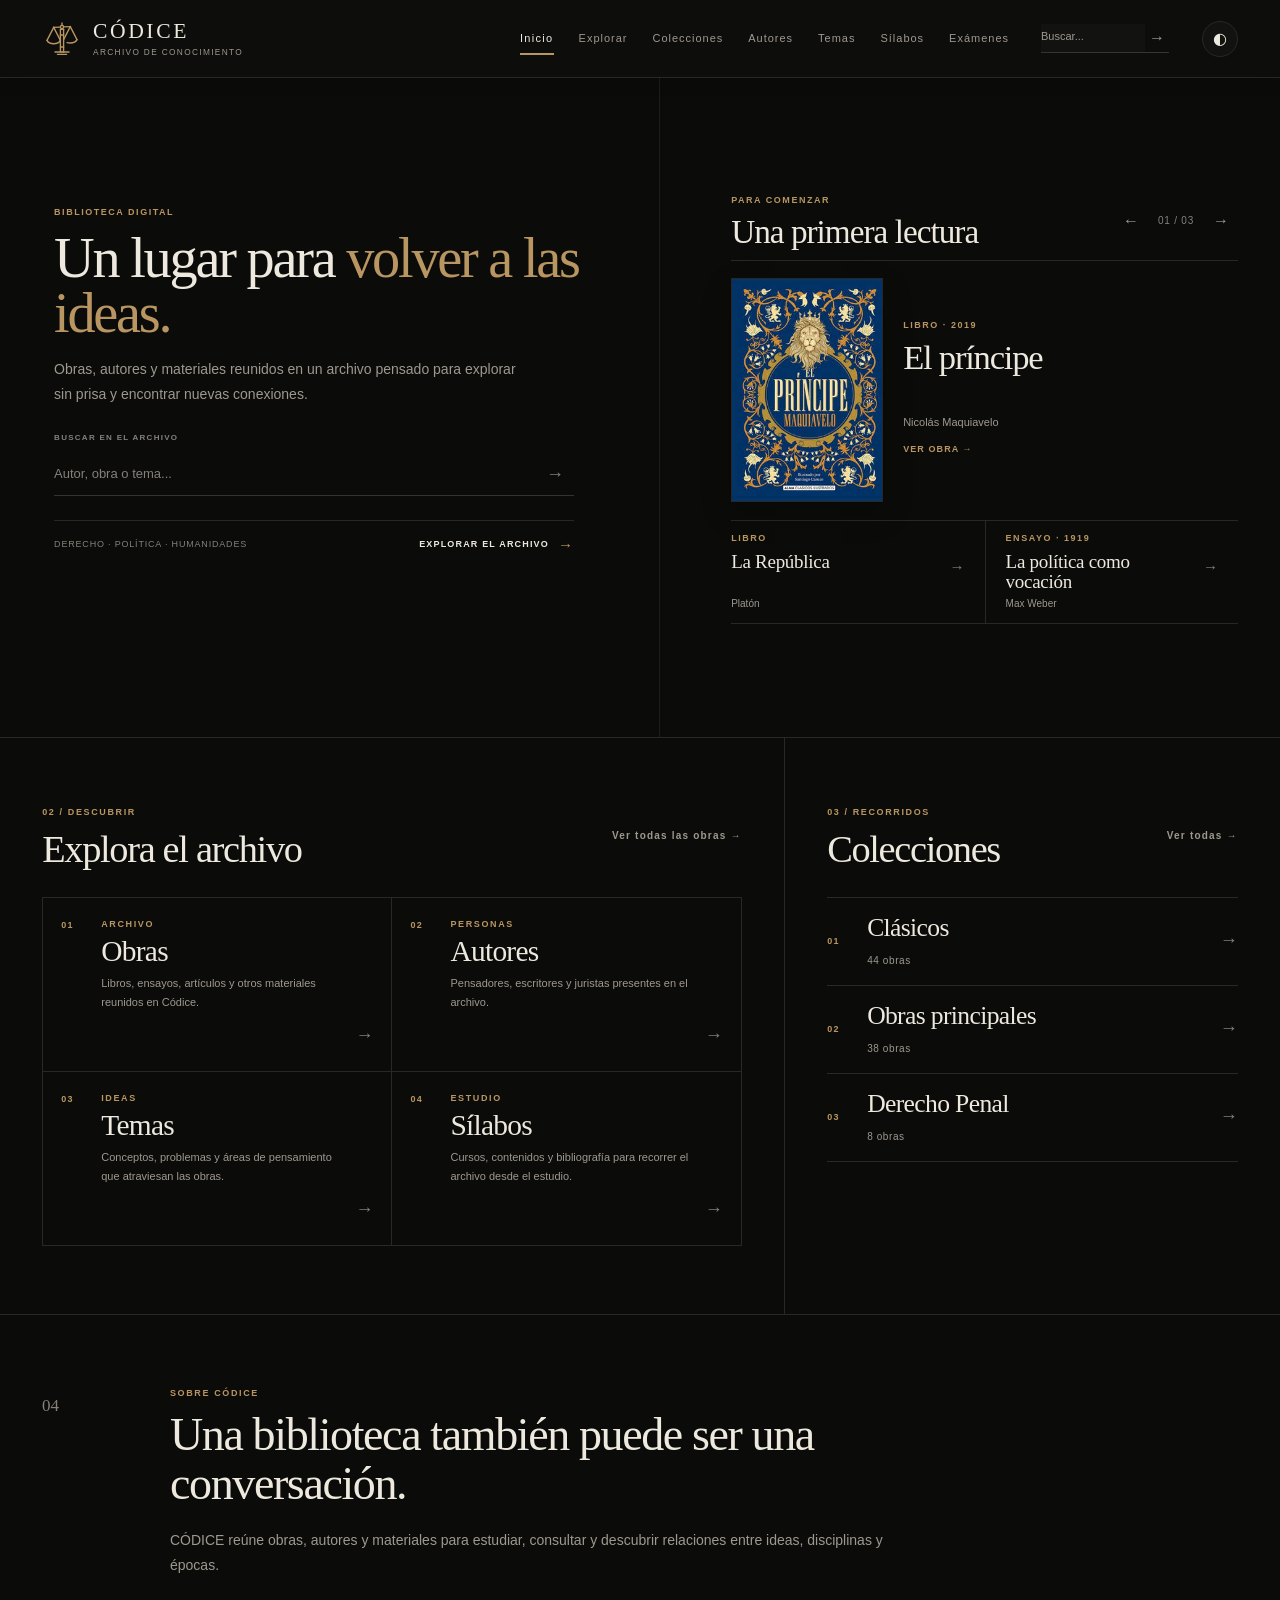
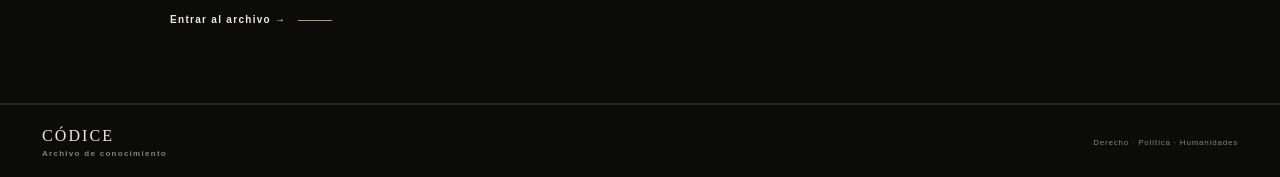
<file: index.html>
<!DOCTYPE html>
<html lang="es">

<head>

    <meta charset="UTF-8">
    <meta name="viewport" content="width=device-width, initial-scale=1.0, viewport-fit=cover">
    <meta name="theme-color" content="#0d0d0c">
    <meta name="color-scheme" content="dark light">

    <title>Códice — Archivo de conocimiento</title>

    <meta
        name="description"
        content="Códice es un archivo digital de obras, autores, temas, colecciones y materiales para el estudio y la exploración intelectual."
    >

<script>
    (function () {
        try {
            var tema = localStorage.getItem("codice-theme");

            if (tema === "light") {
                document.documentElement.setAttribute("data-theme", "light");

                var meta = document.querySelector('meta[name="theme-color"]');

                if (meta) {
                    meta.setAttribute("content", "#f7f4ed");
                }
            }
        } catch (error) {
            /* almacenamiento bloqueado: se usa el tema por defecto */
        }
    })();
</script>

<link rel="stylesheet" href="css/estilo.css">


</head>

<style>.emb-pendiente .logo-symbol svg { visibility: hidden; }</style>
<script>
document.documentElement.classList.add("emb-pendiente");
setTimeout(function () {
    document.documentElement.classList.remove("emb-pendiente");
}, 3000);
</script>

<body>

<a class="skip-link" href="#contenido">Saltar al contenido</a>


<!-- =====================================================
     HEADER
====================================================== -->

<header class="site-header" id="site-header">

    <a href="index.html" class="logo" aria-label="Códice — Inicio">

        <span class="logo-symbol" aria-hidden="true">

 <svg viewBox="0 1 40 40" aria-hidden="true" focusable="false"><path d="M20 34H13"/><path d="M20 34H27"/><path d="M20 36.4H15.5"/><path d="M20 36.4H24.5"/><path d="M18.4 34V11.4"/><path d="M21.6 34V11.4"/><path d="M18.4 29H21.6"/><path d="M18.4 17H21.6"/><path d="M18.4 11.4H21.6"/><path d="M20 7.4V4.8"/><circle cx="20" cy="9" r="1.6" fill="currentColor"/><path d="M18.4 9H11.7"/><path d="M21.6 9H28.3"/><circle cx="11.7" cy="9" r=".85" fill="currentColor" stroke="none"/><circle cx="28.3" cy="9" r=".85" fill="currentColor" stroke="none"/><path d="M11.7 9L5 22"/><path d="M11.7 9L18.4 22"/><path d="M5 22C6.2 24.5 8.8 25.4 11.7 25.4C14.6 25.4 17.2 24.5 18.4 22"/><path d="M28.3 9L35 22"/><path d="M28.3 9L21.6 22"/><path d="M35 22C33.8 24.5 31.2 25.4 28.3 25.4C25.4 25.4 22.8 24.5 21.6 22"/></svg>


        </span>

        <span class="logo-text">

            <span class="logo-main">
                CÓDICE
            </span>

            <span class="logo-sub">
                ARCHIVO DE CONOCIMIENTO
            </span>

        </span>

    </a>


    <!-- Acciones de la cabecera en móvil (en escritorio quedan ocultas) -->
    <div class="header-actions">

        <button
            class="header-icon-btn"
            type="button"
            id="search-shortcut"
            aria-label="Buscar"
            aria-expanded="false"
            aria-controls="mobile-search"
        >
            <svg viewBox="0 0 24 24" width="22" height="22" fill="none" stroke="currentColor" stroke-width="1.5" stroke-linecap="round" aria-hidden="true">
                <circle cx="10.5" cy="10.5" r="6.5" />
                <path d="M15.5 15.5L21 21" />
            </svg>
        </button>

        <button
            class="header-icon-btn theme-toggle-mobile"
            type="button"
            id="theme-toggle-mobile"
            aria-label="Modo claro"
            aria-pressed="false"
        >
            <span class="theme-toggle-mobile-icon" aria-hidden="true">◐</span>
        </button>

        <button
            class="header-icon-btn menu-toggle"
            type="button"
            id="menu-toggle"
            aria-label="Menú"
            aria-expanded="false"
            aria-controls="site-nav"
        >
            <span class="menu-icon" aria-hidden="true"></span>
        </button>

    </div>


    <nav class="navigation" id="site-nav" aria-label="Navegación principal">

        <a href="index.html" class="active" aria-current="page">
            Inicio
        </a>

        <a href="explorar.html">
            Explorar
        </a>

        <a href="colecciones.html">
            Colecciones
        </a>

        <a href="autores.html">
            Autores
        </a>

        <a href="temas.html">
            Temas
        </a>

        <a href="silabos.html">
            Sílabos
        </a>

        <a href="examenes.html">
            Exámenes
        </a>


        <form
            class="header-search"
            action="buscar.html"
            method="GET"
            role="search"
        >

            <label
                for="header-search-input"
                class="visually-hidden"
            >
                Buscar en Códice
            </label>

            <input
                id="header-search-input"
                type="search"
                name="q"
                placeholder="Buscar..."
                autocomplete="off"
            >

            <button
                type="submit"
                aria-label="Buscar"
            >
                →
            </button>

        </form>


        <button
            class="theme-toggle"
            type="button"
            aria-label="Modo claro"
            aria-pressed="false"
        >

            <span class="theme-toggle-text" aria-hidden="true">Apariencia</span>

            <span class="theme-toggle-state" aria-hidden="true">Oscuro</span>

            <span
                class="theme-toggle-icon"
                aria-hidden="true"
            >
                ◐
            </span>

        </button>

    </nav>


    <!-- Barra de búsqueda desplegable (solo móvil) -->
    <form
        class="mobile-search"
        id="mobile-search"
        action="buscar.html"
        method="GET"
        role="search"
        hidden
    >

        <label for="mobile-search-input" class="visually-hidden">
            Buscar en Códice
        </label>

        <input
            id="mobile-search-input"
            type="search"
            name="q"
            placeholder="Autor, obra o tema…"
            autocomplete="off"
            enterkeyhint="search"
        >

        <button type="submit" aria-label="Buscar">→</button>

    </form>

</header>

<button class="menu-scrim" id="menu-scrim" type="button" aria-label="Cerrar menú" hidden></button>

   <script src="js/emblema.js"></script>
<!-- =====================================================
     CONTENIDO
====================================================== -->

<main id="contenido" tabindex="-1">


    <!-- =================================================
         HERO
    ================================================== -->

    <section class="home-hero">

        <div
            class="home-hero-grid"
            aria-hidden="true"
        ></div>


        <div class="home-hero-layout">


            <!-- =========================================
                 PRESENTACIÓN
            ========================================== -->

            <div class="home-welcome">

                <p class="eyebrow">
                    BIBLIOTECA DIGITAL
                </p>


                <h1>
                    Un lugar para
                    <em>volver a las ideas.</em>
                </h1>


                <p class="home-description">
                    Obras, autores y materiales reunidos
                    en un archivo pensado para explorar
                    sin prisa y encontrar nuevas conexiones.
                </p>


                <form
                    class="home-search"
                    action="buscar.html"
                    method="GET"
                    role="search"
                >

                    <label for="home-search-input">
                        BUSCAR EN EL ARCHIVO
                    </label>


                    <div class="home-search-field">

                        <input
                            id="home-search-input"
                            type="search"
                            name="q"
                            placeholder="Autor, obra o tema..."
                            autocomplete="off"
                        >

                        <button
                            type="submit"
                            aria-label="Buscar"
                        >
                            →
                        </button>

                    </div>

                </form>


                <div class="home-bottom">

                    <span>
                        Derecho · Política · Humanidades
                    </span>

                    <a href="explorar.html">
                        EXPLORAR EL ARCHIVO
                        <b>→</b>
                    </a>

                </div>

            </div>


            <!-- =========================================
                 DESCUBRIR
            ========================================== -->

    <aside class="home-discover" aria-label="Lecturas recomendadas" aria-roledescription="carrusel">

                <div class="discover-heading">

                    <div>

                        <p class="eyebrow">
                            PARA COMENZAR
                        </p>

                        <h2>
                            Una primera lectura
                        </h2>

                    </div>

                    <div class="discover-controls" role="group" aria-label="Control de lecturas" hidden>
                        <button type="button" class="discover-control" data-discover-prev aria-label="Lectura anterior">←</button>
                        <span class="discover-number" data-discover-number>01 / 03</span>
                        <button type="button" class="discover-control" data-discover-next aria-label="Lectura siguiente">→</button>
                    </div>

                </div>


                <!-- OBRA PRINCIPAL -->

                <a
                    href="recurso.html?id=el-principe"
                    class="discover-main"
                >

                    <div class="discover-cover">

                        <img
                            src="images/covers/el-principe.jfif"
                            alt="Portada de El príncipe, de Nicolás Maquiavelo"
                        >

                    </div>


                    <div class="discover-main-info">

                        <p class="eyebrow">
                            LIBRO · 1513
                        </p>

                        <h3>
                            El príncipe
                        </h3>

                        <p>
                            Nicolás Maquiavelo
                        </p>

                        <span>
                            Ver obra →
                        </span>

                    </div>

                </a>


                <!-- OBRAS SECUNDARIAS -->

                <div class="discover-list">

                    <a
                        href="recurso.html?id=la-republica"
                        class="discover-item"
                    >

                        <div>

                            <p class="eyebrow">
                                LIBRO
                            </p>

                            <h3>
                                La República
                            </h3>

                            <p>
                                Platón
                            </p>

                        </div>

                        <span aria-hidden="true">
                            →
                        </span>

                    </a>


                    <a
                        href="recurso.html?id=la-politica-como-vocacion"
                        class="discover-item"
                    >

                        <div>

                            <p class="eyebrow">
                                ENSAYO · 1919
                            </p>

                            <h3>
                                La política como vocación
                            </h3>

                            <p>
                                Max Weber
                            </p>

                        </div>

                        <span aria-hidden="true">
                            →
                        </span>

                    </a>

                </div>

            </aside>

        </div>

    </section>


    <!-- =========================
         DESCUBRIR
    ========================== -->

    <div class="home-library-grid">

    <section class="section explore-section">

        <div class="section-header">

            <div>
                <p class="eyebrow">
                    02 / DESCUBRIR
                </p>

                <h2>
                    Explora el archivo
                </h2>
            </div>

            <a href="explorar.html">
                Ver todas las obras →
            </a>

        </div>


        <div class="explore-map">


            <!-- OBRAS -->

            <a
                href="explorar.html"
                class="explore-map-item"
            >

                <div class="explore-map-number">
                    01
                </div>

                <div class="explore-map-content">

                    <p class="eyebrow">
                        ARCHIVO
                    </p>

                    <h3>
                        Obras
                    </h3>

                    <p>
                        Libros, ensayos, artículos y otros
                        materiales reunidos en Códice.
                    </p>

                </div>

                <span class="explore-map-arrow">
                    →
                </span>

            </a>


            <!-- AUTORES -->

            <a
                href="autores.html"
                class="explore-map-item"
            >

                <div class="explore-map-number">
                    02
                </div>

                <div class="explore-map-content">

                    <p class="eyebrow">
                        PERSONAS
                    </p>

                    <h3>
                        Autores
                    </h3>

                    <p>
                        Pensadores, escritores y juristas
                        presentes en el archivo.
                    </p>

                </div>

                <span class="explore-map-arrow">
                    →
                </span>

            </a>


            <!-- TEMAS -->

            <a
                href="temas.html"
                class="explore-map-item"
            >

                <div class="explore-map-number">
                    03
                </div>

                <div class="explore-map-content">

                    <p class="eyebrow">
                        IDEAS
                    </p>

                    <h3>
                        Temas
                    </h3>

                    <p>
                        Conceptos, problemas y áreas de
                        pensamiento que atraviesan las obras.
                    </p>

                </div>

                <span class="explore-map-arrow">
                    →
                </span>

            </a>


            <!-- SÍLABOS -->

            <a
                href="silabos.html"
                class="explore-map-item"
            >

                <div class="explore-map-number">
                    04
                </div>

                <div class="explore-map-content">

                    <p class="eyebrow">
                        ESTUDIO
                    </p>

                    <h3>
                        Sílabos
                    </h3>

                    <p>
                        Cursos, contenidos y bibliografía
                        para recorrer el archivo desde el estudio.
                    </p>

                </div>

                <span class="explore-map-arrow">
                    →
                </span>

            </a>

        </div>

    </section>


    <!-- =====================================================
         COLECCIONES
    ====================================================== -->

    <section class="section collections-section">

        <div class="section-header">

            <div>

                <p class="eyebrow">
                    03 / RECORRIDOS
                </p>

                <h2>
                    Colecciones
                </h2>

            </div>

            <a href="colecciones.html">
                Ver todas →
            </a>

        </div>


        <div class="collection-list" id="lista-colecciones-inicio">


            <a
                href="explorar.html?coleccion=Cl%C3%A1sicos"
                class="collection-row"
            >

                <span class="collection-number">
                    01
                </span>

                <span class="collection-name">
                    Clásicos
                </span>

                <span class="collection-description">
                    4 obras
                </span>

                <span class="collection-arrow" aria-hidden="true">
                    →
                </span>

            </a>


            <a
                href="explorar.html?coleccion=Pensamiento%20pol%C3%ADtico"
                class="collection-row"
            >

                <span class="collection-number">
                    02
                </span>

                <span class="collection-name">
                    Pensamiento político
                </span>

                <span class="collection-description">
                    3 obras
                </span>

                <span class="collection-arrow" aria-hidden="true">
                    →
                </span>

            </a>


            <a
                href="explorar.html?coleccion=Estado%20y%20poder"
                class="collection-row"
            >

                <span class="collection-number">
                    03
                </span>

                <span class="collection-name">
                    Estado y poder
                </span>

                <span class="collection-description">
                    2 obras
                </span>

                <span class="collection-arrow" aria-hidden="true">
                    →
                </span>

            </a>


        </div>

    </section>

    </div>


    <!-- =====================================================
         SOBRE CÓDICE
    ====================================================== -->

    <section class="section manifesto-section">

        <div class="manifesto-number">
            04
        </div>

        <div class="manifesto-content">

            <p class="eyebrow">
                SOBRE CÓDICE
            </p>

            <h2>
                Una biblioteca también
                puede ser una conversación.
            </h2>

            <p>
                CÓDICE reúne obras, autores y materiales
                para estudiar, consultar y descubrir
                relaciones entre ideas, disciplinas y épocas.
            </p>

            <a
                href="explorar.html"
                class="manifesto-link"
            >
                Entrar al archivo →
            </a>

        </div>

    </section>

</main>


<footer>

    <div class="footer-brand">

        <span>
            CÓDICE
        </span>

        <small>
            Archivo de conocimiento
        </small>

    </div>

    <div class="footer-domain">
        Derecho · Política · Humanidades
    </div>

</footer>


<script src="js/app.js"></script>

</body>
</html>
</file>
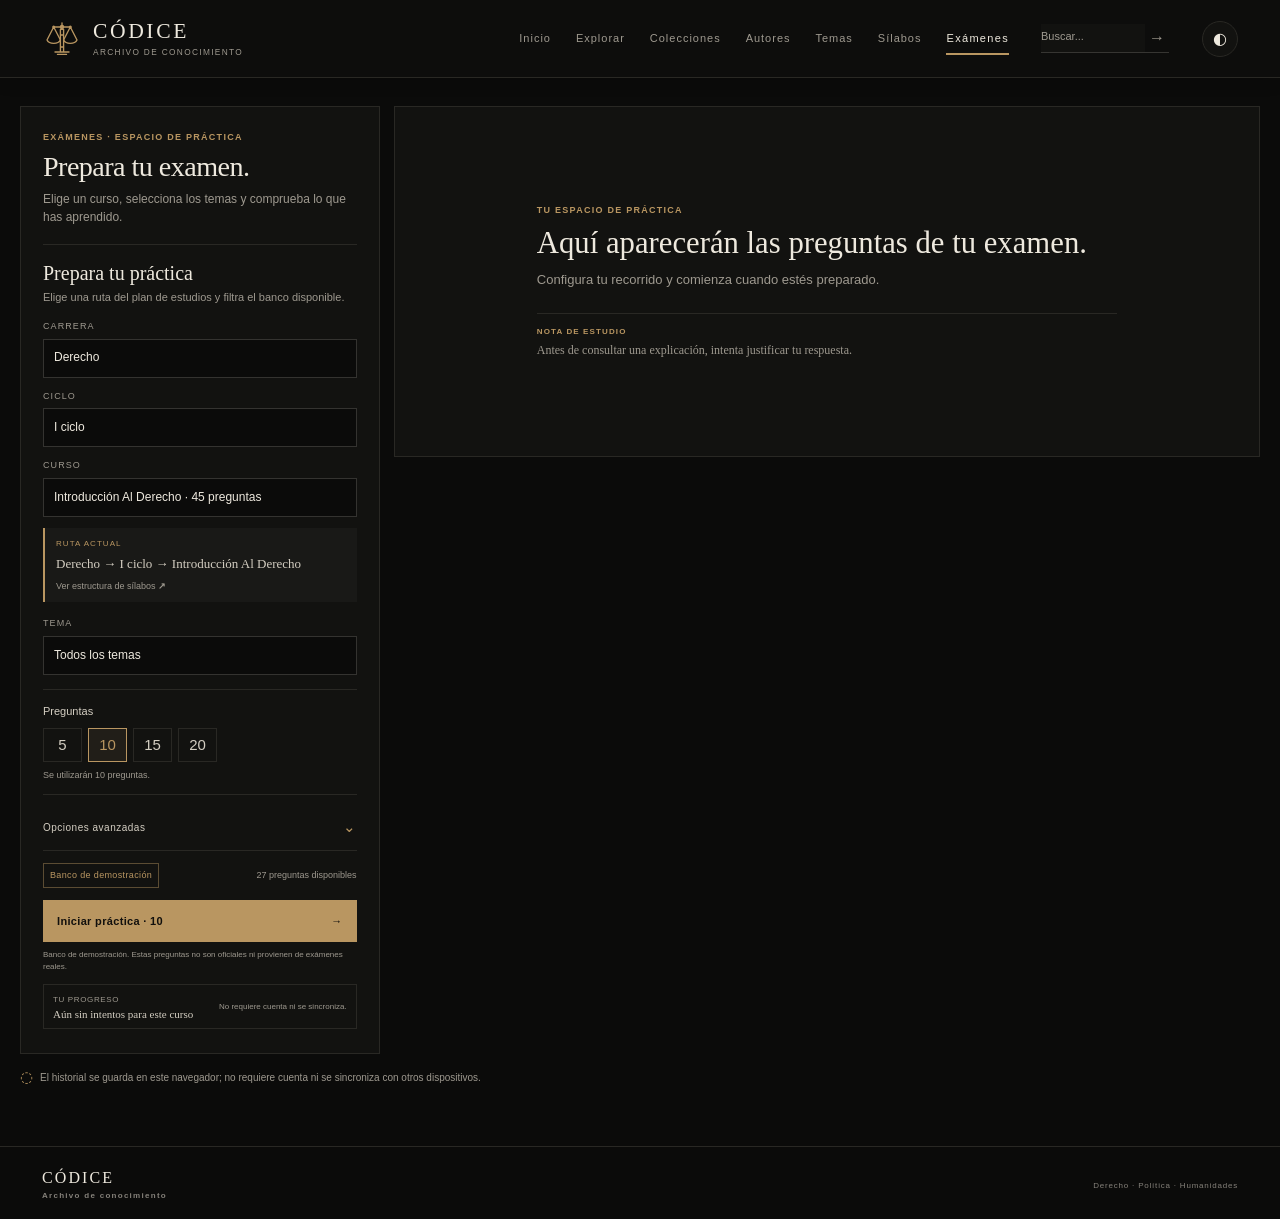
<file: examenes.html>
<!DOCTYPE html>
<html lang="es">
<head>
    <meta charset="UTF-8">
    <meta name="viewport" content="width=device-width, initial-scale=1.0, viewport-fit=cover">
    <meta name="theme-color" content="#0d0d0c">
    <meta name="color-scheme" content="dark light">
    <title>Práctica y exámenes — Códice</title>
    <meta name="description" content="Practica por curso y tema, responde preguntas de opción múltiple y revisa tus resultados en Códice.">
    <link rel="stylesheet" href="css/estilo.css">
    <link rel="stylesheet" href="css/examenes.css">
    <script>
        (function () {
            try {
                if (localStorage.getItem("codice-theme") === "light") {
                    document.documentElement.setAttribute("data-theme", "light");
                    document.querySelector('meta[name="theme-color"]')?.setAttribute("content", "#f7f4ed");
                }
            } catch (error) { /* tema por defecto */ }
        })();
    </script>
</head>
<body>
    <a class="skip-link" href="#contenido">Saltar al contenido</a>

    <header class="site-header" id="site-header">
        <a href="index.html" class="logo" aria-label="Códice — Inicio">
            <span class="logo-symbol" aria-hidden="true"><svg viewBox="0 1 40 40" aria-hidden="true" focusable="false"><path d="M20 34H13M20 34H27M20 36.4H15.5M20 36.4H24.5M18.4 34V11.4M21.6 34V11.4M18.4 29H21.6M18.4 17H21.6M18.4 11.4H21.6M20 7.4V4.8"/><circle cx="20" cy="9" r="1.6" fill="currentColor"/><path d="M18.4 9H11.7M21.6 9H28.3"/><circle cx="11.7" cy="9" r=".85" fill="currentColor"/><circle cx="28.3" cy="9" r=".85" fill="currentColor"/><path d="M11.7 9L5 22M11.7 9L18.4 22M5 22C6.2 24.5 8.8 25.4 11.7 25.4C14.6 25.4 17.2 24.5 18.4 22M28.3 9L35 22M28.3 9L21.6 22M35 22C33.8 24.5 31.2 25.4 28.3 25.4C25.4 25.4 22.8 24.5 21.6 22"/></svg></span>
            <span class="logo-text"><span class="logo-main">CÓDICE</span><span class="logo-sub">ARCHIVO DE CONOCIMIENTO</span></span>
        </a>
        <div class="header-actions">
            <button class="header-icon-btn" type="button" id="search-shortcut" aria-label="Buscar" aria-expanded="false" aria-controls="mobile-search"><svg viewBox="0 0 24 24" width="22" height="22" fill="none" stroke="currentColor" stroke-width="1.5" stroke-linecap="round" aria-hidden="true"><circle cx="10.5" cy="10.5" r="6.5"/><path d="M15.5 15.5L21 21"/></svg></button>
            <button class="header-icon-btn theme-toggle-mobile" type="button" id="theme-toggle-mobile" aria-label="Modo claro" aria-pressed="false"><span class="theme-toggle-mobile-icon" aria-hidden="true">◐</span></button>
            <button class="header-icon-btn menu-toggle" type="button" id="menu-toggle" aria-label="Menú" aria-expanded="false" aria-controls="site-nav"><span class="menu-icon" aria-hidden="true"></span></button>
        </div>
        <nav class="navigation" id="site-nav" aria-label="Navegación principal">
            <a href="index.html">Inicio</a><a href="explorar.html">Explorar</a><a href="colecciones.html">Colecciones</a><a href="autores.html">Autores</a><a href="temas.html">Temas</a><a href="silabos.html">Sílabos</a><a href="examenes.html" class="active" aria-current="page">Exámenes</a>
            <form class="header-search" action="buscar.html" method="GET" role="search"><label for="header-search-input" class="visually-hidden">Buscar en Códice</label><input id="header-search-input" type="search" name="q" placeholder="Buscar..." autocomplete="off"><button type="submit" aria-label="Buscar">→</button></form>
            <button class="theme-toggle" type="button" aria-label="Modo claro" aria-pressed="false"><span class="theme-toggle-text" aria-hidden="true">Apariencia</span><span class="theme-toggle-state" aria-hidden="true">Oscuro</span><span class="theme-toggle-icon" aria-hidden="true">◐</span></button>
        </nav>
        <form class="mobile-search" id="mobile-search" action="buscar.html" method="GET" role="search" hidden><label for="mobile-search-input" class="visually-hidden">Buscar en Códice</label><input id="mobile-search-input" type="search" name="q" placeholder="Autor, obra o tema…" autocomplete="off" enterkeyhint="search"><button type="submit" aria-label="Buscar">→</button></form>
    </header>
    <button class="menu-scrim" id="menu-scrim" type="button" aria-label="Cerrar menú" hidden></button>

    <main id="contenido" tabindex="-1" class="exam-page">
        <section class="exam-workspace" id="exam-workspace" aria-label="Configuración y sesión de práctica">
            <aside class="exam-route" aria-labelledby="exam-title">
                <div class="exam-config-intro">
                    <p class="eyebrow">EXÁMENES · ESPACIO DE PRÁCTICA</p>
                    <h1 id="exam-title">Prepara tu examen.</h1>
                    <p>Elige un curso, selecciona los temas y comprueba lo que has aprendido.</p>
                </div>
                <details class="exam-config-details" id="exam-config-details" open>
                    <summary>Configuración de la práctica</summary>
                    <div class="exam-config-body">
                        <h2 id="route-title">Prepara tu práctica</h2>
                        <p class="exam-route-note">Elige una ruta del plan de estudios y filtra el banco disponible.</p>
                        <label for="exam-career">Carrera</label>
                        <select id="exam-career"><option>Cargando carreras…</option></select>
                        <label for="exam-cycle">Ciclo</label>
                        <select id="exam-cycle" disabled><option>Selecciona una carrera</option></select>
                        <label for="exam-course">Curso</label>
                        <select id="exam-course" disabled><option>Selecciona un ciclo</option></select>
                        <div class="exam-route-current">
                            <span id="exam-route-label">RUTA ACTUAL</span>
                            <strong id="exam-route-name">Cargando ruta…</strong>
                            <a href="silabos.html">Ver estructura de sílabos <b aria-hidden="true">↗</b></a>
                        </div>
                        <label for="exam-topic">Tema</label>
                        <select id="exam-topic"><option value="">Todos los temas</option></select>
                        <div class="exam-length" role="group" aria-label="Cantidad de preguntas">
                            <span>Preguntas</span>
                            <div>
                                <button type="button" data-count="5" aria-pressed="false" disabled>5</button>
                                <button type="button" data-count="10" aria-pressed="true" disabled>10</button>
                                <button type="button" data-count="15" aria-pressed="false" disabled>15</button>
                                <button type="button" data-count="20" aria-pressed="false" disabled>20</button>
                            </div>
                            <small id="exam-count-note">La cantidad se ajusta a las preguntas disponibles.</small>
                        </div>
                        <details class="exam-advanced" id="exam-advanced">
                            <summary>Opciones avanzadas <span aria-hidden="true">⌄</span></summary>
                            <div class="exam-advanced-body">
                                <label for="exam-difficulty">Dificultad</label>
                                <select id="exam-difficulty">
                                    <option value="basico">Inicial</option>
                                    <option value="intermedio" selected>Intermedio</option>
                                    <option value="avanzado">Avanzado</option>
                                </select>
                                <span class="exam-setting-label">Modalidad</span>
                                <div class="exam-mode" role="group" aria-label="Modalidad del examen">
                                    <button type="button" data-mode="practice" aria-pressed="true"><b>Práctica</b><small>Corrección después de cada respuesta</small></button>
                                    <button type="button" data-mode="exam" aria-pressed="false"><b>Simulacro</b><small>Revisión al finalizar</small></button>
                                </div>
                                <label for="exam-time">Tiempo</label>
                                <select id="exam-time">
                                    <option value="0" selected>Sin límite</option>
                                    <option value="5">5 minutos</option>
                                    <option value="10">10 minutos</option>
                                    <option value="20">20 minutos</option>
                                </select>
                            </div>
                        </details>
                        <div class="exam-route-tags"><span class="exam-tag" id="exam-bank-type">Cargando banco</span><span id="exam-bank-size">Cargando preguntas…</span></div>
                        <p class="exam-bank-empty" id="exam-bank-empty" hidden>Este curso aún no tiene un banco de preguntas. Estamos preparando la estructura para añadirlo sin alterar el sílabo.</p>
                        <button type="button" class="exam-start" id="exam-start" disabled>Iniciar práctica <span aria-hidden="true">→</span></button>
                        <p class="exam-disclaimer">Banco de demostración. Estas preguntas no son oficiales ni provienen de exámenes reales.</p>
                        <div class="exam-history" id="exam-history" aria-live="polite"><span>Tu progreso</span><strong>Cargando…</strong><small>El historial se guarda en este navegador.</small></div>
                    </div>
                </details>
            </aside>

            <section class="exam-session" id="exam-session" aria-live="polite" aria-atomic="false">
                <div class="exam-empty" id="exam-empty">
                    <p class="eyebrow">TU ESPACIO DE PRÁCTICA</p>
                    <h2>Aquí aparecerán las preguntas de tu examen.</h2>
                    <p id="exam-empty-copy">Configura tu recorrido y comienza cuando estés preparado.</p>
                    <aside class="exam-mentor" aria-label="Consejo de estudio">
                        <div><p class="eyebrow">NOTA DE ESTUDIO</p><p id="exam-mentor-tip">Antes de consultar una explicación, intenta justificar tu respuesta.</p></div>
                    </aside>
                </div>
                <div id="exam-active" hidden></div>
            </section>
        </section>
        <p class="exam-local-note"><span aria-hidden="true">◌</span> El historial se guarda en este navegador; no requiere cuenta ni se sincroniza con otros dispositivos.</p>
    </main>

    <footer><div class="footer-brand"><span>CÓDICE</span><small>Archivo de conocimiento</small></div><div class="footer-domain">Derecho · Política · Humanidades</div></footer>
    <script src="js/app.js"></script>
    <script src="js/examenes.js"></script>
</body>
</html>
</file>
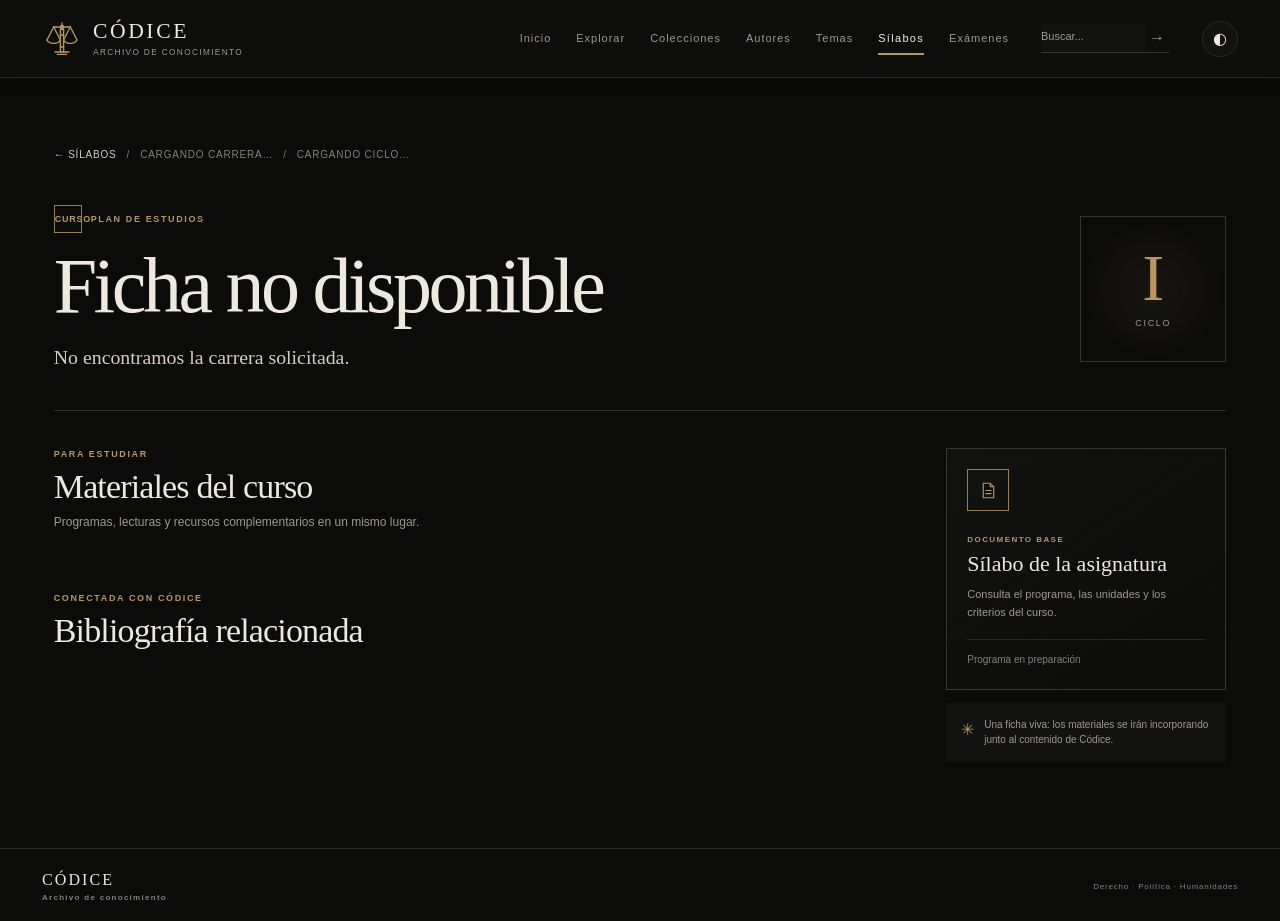
<file: silabo-curso.html>
<!DOCTYPE html>
<html lang="es">

<head>
    <meta charset="UTF-8">
    <meta name="viewport" content="width=device-width, initial-scale=1.0, viewport-fit=cover">
    <meta name="theme-color" content="#0d0d0c">
    <meta name="color-scheme" content="dark light">

    <title>Asignatura — Sílabos de Códice</title>

    <link rel="stylesheet" href="css/estilo.css">
    <link rel="stylesheet" href="css/silabos.css">
    <script>
    (function () {
        try {
            var tema = localStorage.getItem("codice-theme");

            if (tema === "light") {
                document.documentElement.setAttribute("data-theme", "light");

                var meta = document.querySelector('meta[name="theme-color"]');

                if (meta) {
                    meta.setAttribute("content", "#f7f4ed");
                }
            }
        } catch (error) {
            /* almacenamiento bloqueado: se usa el tema por defecto */
        }
    })();
</script>
</head>

<body>

<a class="skip-link" href="#contenido">Saltar al contenido</a>


 <header class="site-header" id="site-header">

    <a href="index.html" class="logo" aria-label="Códice — Inicio">

        <span class="logo-symbol" aria-hidden="true">

<svg viewBox="0 1 40 40" aria-hidden="true" focusable="false"><path d="M20 34H13"/><path d="M20 34H27"/><path d="M20 36.4H15.5"/><path d="M20 36.4H24.5"/><path d="M18.4 34V11.4"/><path d="M21.6 34V11.4"/><path d="M18.4 29H21.6"/><path d="M18.4 17H21.6"/><path d="M18.4 11.4H21.6"/><path d="M20 7.4V4.8"/><circle cx="20" cy="9" r="1.6" fill="currentColor"/><path d="M18.4 9H11.7"/><path d="M21.6 9H28.3"/><circle cx="11.7" cy="9" r=".85" fill="currentColor" stroke="none"/><circle cx="28.3" cy="9" r=".85" fill="currentColor" stroke="none"/><path d="M11.7 9L5 22"/><path d="M11.7 9L18.4 22"/><path d="M5 22C6.2 24.5 8.8 25.4 11.7 25.4C14.6 25.4 17.2 24.5 18.4 22"/><path d="M28.3 9L35 22"/><path d="M28.3 9L21.6 22"/><path d="M35 22C33.8 24.5 31.2 25.4 28.3 25.4C25.4 25.4 22.8 24.5 21.6 22"/></svg>

        </span>

        <span class="logo-text">

            <span class="logo-main">
                CÓDICE
            </span>

            <span class="logo-sub">
                ARCHIVO DE CONOCIMIENTO
            </span>

        </span>

    </a>


    <!-- Acciones de la cabecera en móvil (en escritorio quedan ocultas) -->
    <div class="header-actions">

        <button
            class="header-icon-btn"
            type="button"
            id="search-shortcut"
            aria-label="Buscar"
            aria-expanded="false"
            aria-controls="mobile-search"
        >
            <svg viewBox="0 0 24 24" width="22" height="22" fill="none" stroke="currentColor" stroke-width="1.5" stroke-linecap="round" aria-hidden="true">
                <circle cx="10.5" cy="10.5" r="6.5" />
                <path d="M15.5 15.5L21 21" />
            </svg>
        </button>

        <button
            class="header-icon-btn theme-toggle-mobile"
            type="button"
            id="theme-toggle-mobile"
            aria-label="Modo claro"
            aria-pressed="false"
        >
            <span class="theme-toggle-mobile-icon" aria-hidden="true">◐</span>
        </button>

        <button
            class="header-icon-btn menu-toggle"
            type="button"
            id="menu-toggle"
            aria-label="Menú"
            aria-expanded="false"
            aria-controls="site-nav"
        >
            <span class="menu-icon" aria-hidden="true"></span>
        </button>

    </div>


    <nav class="navigation" id="site-nav" aria-label="Navegación principal">

        <a href="index.html">
            Inicio
        </a>

        <a href="explorar.html">
            Explorar
        </a>

        <a href="colecciones.html">
            Colecciones
        </a>

        <a href="autores.html">
            Autores
        </a>

        <a href="temas.html">
            Temas
        </a>

        <a href="silabos.html" class="active" aria-current="page">
            Sílabos
        </a>

        <a href="examenes.html">
            Exámenes
        </a>


        <form
            class="header-search"
            action="buscar.html"
            method="GET"
            role="search"
        >

            <label
                for="header-search-input"
                class="visually-hidden"
            >
                Buscar en Códice
            </label>

            <input
                id="header-search-input"
                type="search"
                name="q"
                placeholder="Buscar..."
                autocomplete="off"
            >

            <button
                type="submit"
                aria-label="Buscar"
            >
                →
            </button>

        </form>


        <button
            class="theme-toggle"
            type="button"
            aria-label="Modo claro"
            aria-pressed="false"
        >

            <span class="theme-toggle-text" aria-hidden="true">Apariencia</span>

            <span class="theme-toggle-state" aria-hidden="true">Oscuro</span>

            <span
                class="theme-toggle-icon"
                aria-hidden="true"
            >
                ◐
            </span>

        </button>

    </nav>


    <!-- Barra de búsqueda desplegable (solo móvil) -->
    <form
        class="mobile-search"
        id="mobile-search"
        action="buscar.html"
        method="GET"
        role="search"
        hidden
    >

        <label for="mobile-search-input" class="visually-hidden">
            Buscar en Códice
        </label>

        <input
            id="mobile-search-input"
            type="search"
            name="q"
            placeholder="Autor, obra o tema…"
            autocomplete="off"
            enterkeyhint="search"
        >

        <button type="submit" aria-label="Buscar">→</button>

    </form>

</header>

<button class="menu-scrim" id="menu-scrim" type="button" aria-label="Cerrar menú" hidden></button>

    <main id="contenido" tabindex="-1">

        <section class="section syllabus-detail-page" id="ficha-silabo">
            <nav class="syllabus-breadcrumb" aria-label="Ruta de navegación">
                <a id="ficha-volver" href="silabos.html">← Sílabos</a>
                <span aria-hidden="true">/</span>
                <span id="ficha-carrera">Cargando carrera…</span>
                <span aria-hidden="true">/</span>
                <span id="ficha-ciclo">Cargando ciclo…</span>
            </nav>

            <header class="syllabus-detail-heading">
                <div class="syllabus-detail-title">
                    <p class="eyebrow"><span class="syllabus-heading-mark" aria-hidden="true">CURSO</span><span id="ficha-carrera-corta">PLAN DE ESTUDIOS</span></p>
                    <h1 id="ficha-titulo">Cargando asignatura…</h1>
                    <p class="syllabus-detail-lede" id="ficha-descripcion">Cargando descripción del curso.</p>
                </div>
                <div class="syllabus-detail-cycle" aria-label="Ciclo académico">
                    <span id="ficha-ciclo-romano">I</span>
                    <small>ciclo</small>
                </div>
            </header>

            <div class="syllabus-detail-grid">
                <div class="syllabus-detail-main">
                    <section class="syllabus-detail-block" aria-labelledby="ficha-recursos-titulo">
                        <div class="syllabus-detail-section-heading">
                            <p class="eyebrow">PARA ESTUDIAR</p>
                            <h2 id="ficha-recursos-titulo">Materiales del curso</h2>
                            <p>Programas, lecturas y recursos complementarios en un mismo lugar.</p>
                        </div>
                        <div class="syllabus-materials-grid" id="ficha-recursos"></div>
                    </section>

                    <section class="syllabus-detail-block syllabus-reading-block" aria-labelledby="ficha-bibliografia-titulo">
                        <div class="syllabus-detail-section-heading syllabus-detail-section-heading--row">
                            <div>
                                <p class="eyebrow">CONECTADA CON CÓDICE</p>
                                <h2 id="ficha-bibliografia-titulo">Bibliografía relacionada</h2>
                            </div>
                            <span class="syllabus-reading-count" id="ficha-bibliografia-cantidad"></span>
                        </div>
                        <div class="syllabus-reading-grid" id="ficha-bibliografia"></div>
                    </section>
                </div>

                <aside class="syllabus-detail-aside" aria-label="Información de la asignatura">
                    <section class="syllabus-program-card">
                        <span class="syllabus-program-icon" aria-hidden="true">
                            <svg viewBox="0 0 24 24"><path d="M6 3.75h8l4 4v12.5H6z"></path><path d="M14 3.75v4h4M9 12h6M9 15.5h6"></path></svg>
                        </span>
                        <p class="eyebrow">DOCUMENTO BASE</p>
                        <h2>Sílabo de la asignatura</h2>
                        <p id="ficha-programa-descripcion">Consulta el programa, las unidades y los criterios del curso.</p>
                        <a id="ficha-programa" class="syllabus-program-action" href="#" hidden>ABRIR SÍLABO <span aria-hidden="true">↗</span></a>
                        <span id="ficha-programa-vacio" class="syllabus-program-pending">Programa en preparación</span>
                    </section>

                    <div class="syllabus-detail-note">
                        <span aria-hidden="true">✳</span>
                        <p>Una ficha viva: los materiales se irán incorporando junto al contenido de Códice.</p>
                    </div>
                </aside>
            </div>
        </section>


    </main>


    <footer>

    <div class="footer-brand">

        <span>
            CÓDICE
        </span>

        <small>
            Archivo de conocimiento
        </small>

    </div>

    <div class="footer-domain">
        Derecho · Política · Humanidades
    </div>

</footer>


    <script src="js/app.js"></script>
    <script src="js/silabos.js"></script>

</body>

</html>
</file>
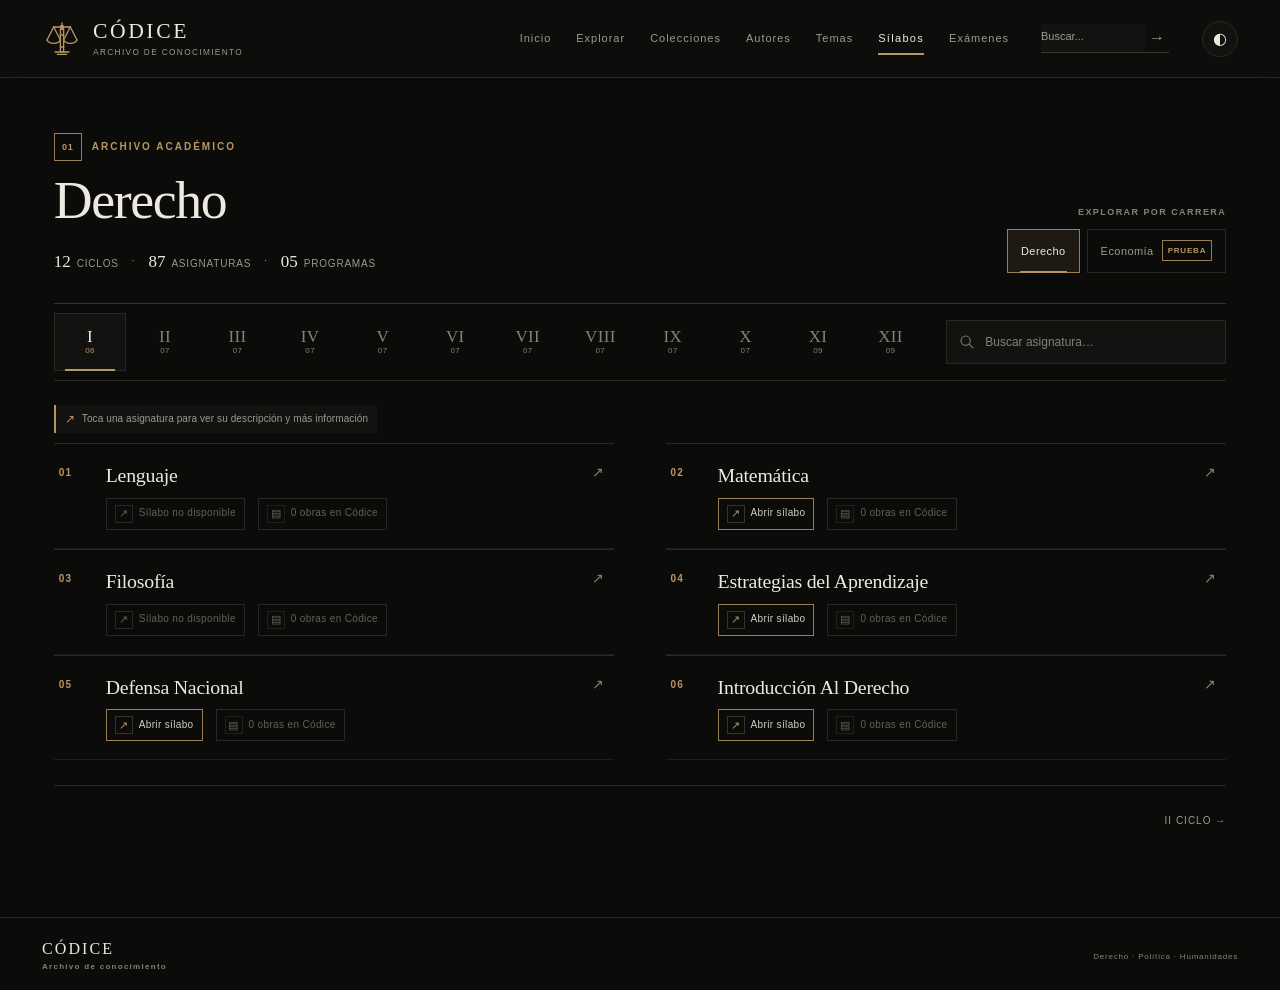
<file: silabos.html>
<!DOCTYPE html>
<html lang="es">

<head>
    <meta charset="UTF-8">
    <meta name="viewport" content="width=device-width, initial-scale=1.0, viewport-fit=cover">
    <meta name="theme-color" content="#0d0d0c">
    <meta name="color-scheme" content="dark light">

    <title>Sílabos — Códice</title>

    <link rel="stylesheet" href="css/estilo.css">
    <link rel="stylesheet" href="css/silabos.css">
    <script>
    (function () {
        try {
            var tema = localStorage.getItem("codice-theme");

            if (tema === "light") {
                document.documentElement.setAttribute("data-theme", "light");

                var meta = document.querySelector('meta[name="theme-color"]');

                if (meta) {
                    meta.setAttribute("content", "#f7f4ed");
                }
            }
        } catch (error) {
            /* almacenamiento bloqueado: se usa el tema por defecto */
        }
    })();
</script>
</head>

<body>

<a class="skip-link" href="#contenido">Saltar al contenido</a>


 <header class="site-header" id="site-header">

    <a href="index.html" class="logo" aria-label="Códice — Inicio">

        <span class="logo-symbol" aria-hidden="true">

<svg viewBox="0 1 40 40" aria-hidden="true" focusable="false"><path d="M20 34H13"/><path d="M20 34H27"/><path d="M20 36.4H15.5"/><path d="M20 36.4H24.5"/><path d="M18.4 34V11.4"/><path d="M21.6 34V11.4"/><path d="M18.4 29H21.6"/><path d="M18.4 17H21.6"/><path d="M18.4 11.4H21.6"/><path d="M20 7.4V4.8"/><circle cx="20" cy="9" r="1.6" fill="currentColor"/><path d="M18.4 9H11.7"/><path d="M21.6 9H28.3"/><circle cx="11.7" cy="9" r=".85" fill="currentColor" stroke="none"/><circle cx="28.3" cy="9" r=".85" fill="currentColor" stroke="none"/><path d="M11.7 9L5 22"/><path d="M11.7 9L18.4 22"/><path d="M5 22C6.2 24.5 8.8 25.4 11.7 25.4C14.6 25.4 17.2 24.5 18.4 22"/><path d="M28.3 9L35 22"/><path d="M28.3 9L21.6 22"/><path d="M35 22C33.8 24.5 31.2 25.4 28.3 25.4C25.4 25.4 22.8 24.5 21.6 22"/></svg>

        </span>

        <span class="logo-text">

            <span class="logo-main">
                CÓDICE
            </span>

            <span class="logo-sub">
                ARCHIVO DE CONOCIMIENTO
            </span>

        </span>

    </a>


    <!-- Acciones de la cabecera en móvil (en escritorio quedan ocultas) -->
    <div class="header-actions">

        <button
            class="header-icon-btn"
            type="button"
            id="search-shortcut"
            aria-label="Buscar"
            aria-expanded="false"
            aria-controls="mobile-search"
        >
            <svg viewBox="0 0 24 24" width="22" height="22" fill="none" stroke="currentColor" stroke-width="1.5" stroke-linecap="round" aria-hidden="true">
                <circle cx="10.5" cy="10.5" r="6.5" />
                <path d="M15.5 15.5L21 21" />
            </svg>
        </button>

        <button
            class="header-icon-btn theme-toggle-mobile"
            type="button"
            id="theme-toggle-mobile"
            aria-label="Modo claro"
            aria-pressed="false"
        >
            <span class="theme-toggle-mobile-icon" aria-hidden="true">◐</span>
        </button>

        <button
            class="header-icon-btn menu-toggle"
            type="button"
            id="menu-toggle"
            aria-label="Menú"
            aria-expanded="false"
            aria-controls="site-nav"
        >
            <span class="menu-icon" aria-hidden="true"></span>
        </button>

    </div>


    <nav class="navigation" id="site-nav" aria-label="Navegación principal">

        <a href="index.html">
            Inicio
        </a>

        <a href="explorar.html">
            Explorar
        </a>

        <a href="colecciones.html">
            Colecciones
        </a>

        <a href="autores.html">
            Autores
        </a>

        <a href="temas.html">
            Temas
        </a>

        <a href="silabos.html" class="active" aria-current="page">
            Sílabos
        </a>

        <a href="examenes.html">
            Exámenes
        </a>


        <form
            class="header-search"
            action="buscar.html"
            method="GET"
            role="search"
        >

            <label
                for="header-search-input"
                class="visually-hidden"
            >
                Buscar en Códice
            </label>

            <input
                id="header-search-input"
                type="search"
                name="q"
                placeholder="Buscar..."
                autocomplete="off"
            >

            <button
                type="submit"
                aria-label="Buscar"
            >
                →
            </button>

        </form>


        <button
            class="theme-toggle"
            type="button"
            aria-label="Modo claro"
            aria-pressed="false"
        >

            <span class="theme-toggle-text" aria-hidden="true">Apariencia</span>

            <span class="theme-toggle-state" aria-hidden="true">Oscuro</span>

            <span
                class="theme-toggle-icon"
                aria-hidden="true"
            >
                ◐
            </span>

        </button>

    </nav>


    <!-- Barra de búsqueda desplegable (solo móvil) -->
    <form
        class="mobile-search"
        id="mobile-search"
        action="buscar.html"
        method="GET"
        role="search"
        hidden
    >

        <label for="mobile-search-input" class="visually-hidden">
            Buscar en Códice
        </label>

        <input
            id="mobile-search-input"
            type="search"
            name="q"
            placeholder="Autor, obra o tema…"
            autocomplete="off"
            enterkeyhint="search"
        >

        <button type="submit" aria-label="Buscar">→</button>

    </form>

</header>

<button class="menu-scrim" id="menu-scrim" type="button" aria-label="Cerrar menú" hidden></button>

    <main id="contenido" tabindex="-1">

        <section class="section syllabus-section">

            <div class="section-header section-header--compact syllabus-heading">
                <div class="syllabus-heading-copy">
                    <p class="eyebrow"><span class="syllabus-heading-mark" aria-hidden="true">01</span> Archivo académico</p>
                    <h1 id="silabos-carrera">Derecho</h1>
                    <div class="syllabus-overview" id="silabos-resumen" aria-live="polite"></div>
                </div>

                <div class="syllabus-heading-aside">
                    <span class="syllabus-careers-label">EXPLORAR POR CARRERA</span>
                    <nav class="syllabus-careers" id="silabos-carreras" aria-label="Carreras con sílabos"></nav>
                </div>
            </div>

            <span class="visually-hidden" id="silabos-ciclo-activo" aria-live="polite" aria-atomic="true"></span>

            <div class="syllabus-navigator">
                <nav class="syllabus-index" id="silabos-indice" aria-label="Ciclos académicos"></nav>
                <label class="syllabus-search" for="silabos-buscar">
                    <svg viewBox="0 0 24 24" aria-hidden="true" focusable="false"><circle cx="10.8" cy="10.8" r="6.5"></circle><path d="m16 16 5 5"></path></svg>
                    <span class="visually-hidden">Buscar una asignatura en todos los ciclos</span>
                    <input id="silabos-buscar" type="search" placeholder="Buscar asignatura…" autocomplete="off">
                    <span class="syllabus-search-hint" aria-hidden="true">⌕</span>
                </label>
            </div>


            <div class="syllabus-layout">
                <div
                    class="syllabus-content"
                    id="lista-silabos"
                    role="region"
                    aria-label="Asignaturas del ciclo seleccionado"
                >

                    <p class="description">
                        Cargando sílabos...
                    </p>

                </div>

            </div>

        </section>


    </main>


    <footer>

    <div class="footer-brand">

        <span>
            CÓDICE
        </span>

        <small>
            Archivo de conocimiento
        </small>

    </div>

    <div class="footer-domain">
        Derecho · Política · Humanidades
    </div>

</footer>


    <script src="js/app.js"></script>
    <script src="js/silabos.js"></script>

</body>

</html>
</file>
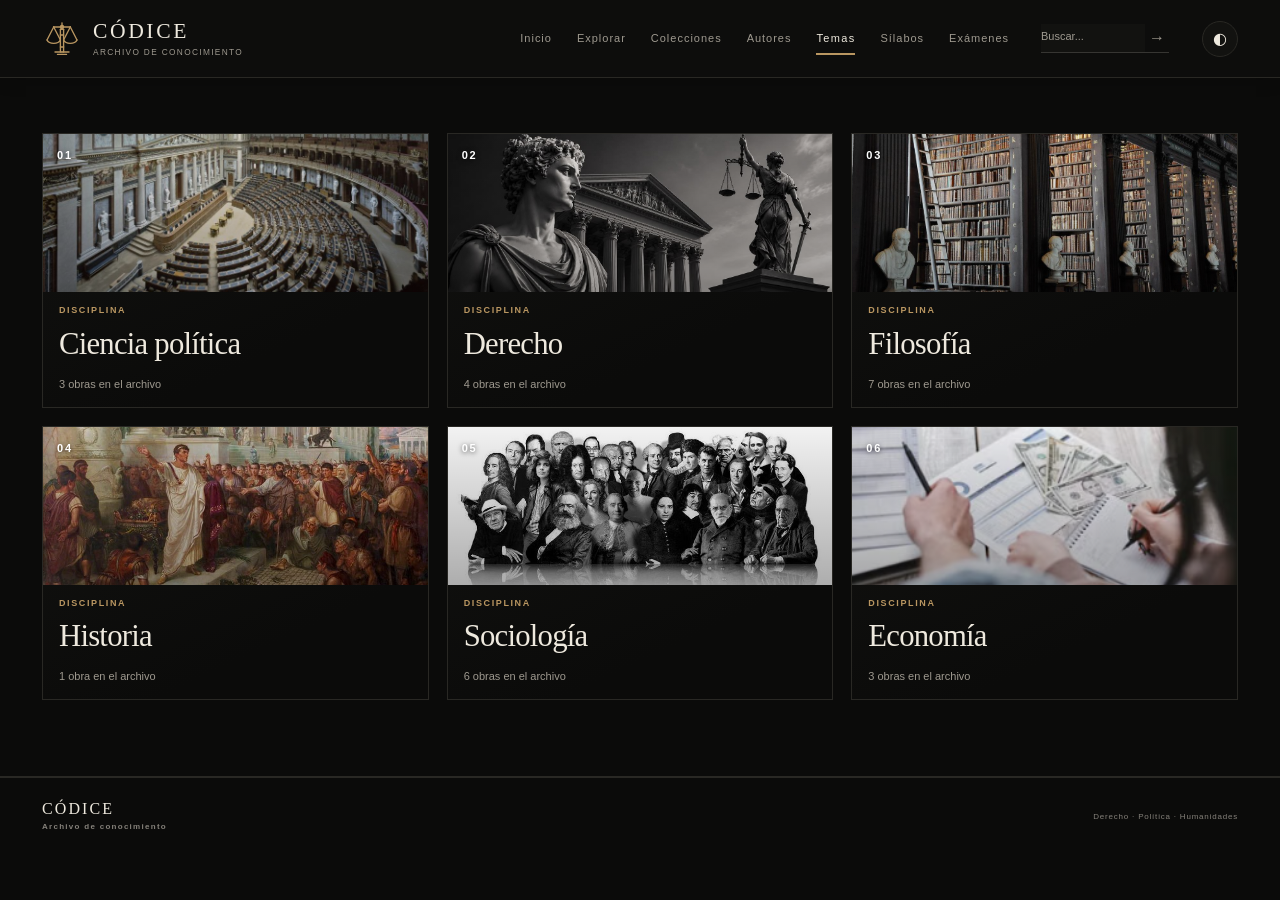
<file: temas.html>
<!DOCTYPE html>
<html lang="es">

<head>
    <meta charset="UTF-8">
    <meta name="viewport" content="width=device-width, initial-scale=1.0, viewport-fit=cover">
    <meta name="theme-color" content="#0d0d0c">
    <meta name="color-scheme" content="dark light">

    <title>Temas — Códice</title>

    <link rel="stylesheet" href="css/estilo.css">
    <script>
    (function () {
        try {
            var tema = localStorage.getItem("codice-theme");

            if (tema === "light") {
                document.documentElement.setAttribute("data-theme", "light");

                var meta = document.querySelector('meta[name="theme-color"]');

                if (meta) {
                    meta.setAttribute("content", "#f7f4ed");
                }
            }
        } catch (error) {
            /* almacenamiento bloqueado: se usa el tema por defecto */
        }
    })();
</script>
</head>

<body>

<a class="skip-link" href="#contenido">Saltar al contenido</a>


<header class="site-header" id="site-header">

    <a href="index.html" class="logo" aria-label="Códice — Inicio">

        <span class="logo-symbol" aria-hidden="true">

<svg viewBox="0 1 40 40" aria-hidden="true" focusable="false"><path d="M20 34H13"/><path d="M20 34H27"/><path d="M20 36.4H15.5"/><path d="M20 36.4H24.5"/><path d="M18.4 34V11.4"/><path d="M21.6 34V11.4"/><path d="M18.4 29H21.6"/><path d="M18.4 17H21.6"/><path d="M18.4 11.4H21.6"/><path d="M20 7.4V4.8"/><circle cx="20" cy="9" r="1.6" fill="currentColor"/><path d="M18.4 9H11.7"/><path d="M21.6 9H28.3"/><circle cx="11.7" cy="9" r=".85" fill="currentColor" stroke="none"/><circle cx="28.3" cy="9" r=".85" fill="currentColor" stroke="none"/><path d="M11.7 9L5 22"/><path d="M11.7 9L18.4 22"/><path d="M5 22C6.2 24.5 8.8 25.4 11.7 25.4C14.6 25.4 17.2 24.5 18.4 22"/><path d="M28.3 9L35 22"/><path d="M28.3 9L21.6 22"/><path d="M35 22C33.8 24.5 31.2 25.4 28.3 25.4C25.4 25.4 22.8 24.5 21.6 22"/></svg>

        </span>

        <span class="logo-text">

            <span class="logo-main">
                CÓDICE
            </span>

            <span class="logo-sub">
                ARCHIVO DE CONOCIMIENTO
            </span>

        </span>

    </a>


    <!-- Acciones de la cabecera en móvil (en escritorio quedan ocultas) -->
    <div class="header-actions">

        <button
            class="header-icon-btn"
            type="button"
            id="search-shortcut"
            aria-label="Buscar"
            aria-expanded="false"
            aria-controls="mobile-search"
        >
            <svg viewBox="0 0 24 24" width="22" height="22" fill="none" stroke="currentColor" stroke-width="1.5" stroke-linecap="round" aria-hidden="true">
                <circle cx="10.5" cy="10.5" r="6.5" />
                <path d="M15.5 15.5L21 21" />
            </svg>
        </button>

        <button
            class="header-icon-btn theme-toggle-mobile"
            type="button"
            id="theme-toggle-mobile"
            aria-label="Modo claro"
            aria-pressed="false"
        >
            <span class="theme-toggle-mobile-icon" aria-hidden="true">◐</span>
        </button>

        <button
            class="header-icon-btn menu-toggle"
            type="button"
            id="menu-toggle"
            aria-label="Menú"
            aria-expanded="false"
            aria-controls="site-nav"
        >
            <span class="menu-icon" aria-hidden="true"></span>
        </button>

    </div>


    <nav class="navigation" id="site-nav" aria-label="Navegación principal">

        <a href="index.html">
            Inicio
        </a>

        <a href="explorar.html">
            Explorar
        </a>

        <a href="colecciones.html">
            Colecciones
        </a>

        <a href="autores.html">
            Autores
        </a>

        <a href="temas.html" class="active" aria-current="page">
            Temas
        </a>

        <a href="silabos.html">
            Sílabos
        </a>

        <a href="examenes.html">
            Exámenes
        </a>


        <form
            class="header-search"
            action="buscar.html"
            method="GET"
            role="search"
        >

            <label
                for="header-search-input"
                class="visually-hidden"
            >
                Buscar en Códice
            </label>

            <input
                id="header-search-input"
                type="search"
                name="q"
                placeholder="Buscar..."
                autocomplete="off"
            >

            <button
                type="submit"
                aria-label="Buscar"
            >
                →
            </button>

        </form>


        <button
            class="theme-toggle"
            type="button"
            aria-label="Modo claro"
            aria-pressed="false"
        >

            <span class="theme-toggle-text" aria-hidden="true">Apariencia</span>

            <span class="theme-toggle-state" aria-hidden="true">Oscuro</span>

            <span
                class="theme-toggle-icon"
                aria-hidden="true"
            >
                ◐
            </span>

        </button>

    </nav>


    <!-- Barra de búsqueda desplegable (solo móvil) -->
    <form
        class="mobile-search"
        id="mobile-search"
        action="buscar.html"
        method="GET"
        role="search"
        hidden
    >

        <label for="mobile-search-input" class="visually-hidden">
            Buscar en Códice
        </label>

        <input
            id="mobile-search-input"
            type="search"
            name="q"
            placeholder="Autor, obra o tema…"
            autocomplete="off"
            enterkeyhint="search"
        >

        <button type="submit" aria-label="Buscar">→</button>

    </form>

</header>

<button class="menu-scrim" id="menu-scrim" type="button" aria-label="Cerrar menú" hidden></button>


    <main id="contenido" tabindex="-1">

        <section class="section taxonomy-page taxonomy-page--temas">

            <h1 class="visually-hidden">Temas</h1>

            <div class="collection-grid" id="lista-temas" role="region" aria-label="Temas del archivo"></div>

        </section>


    </main>


    <footer>

    <div class="footer-brand">

        <span>
            CÓDICE
        </span>

        <small>
            Archivo de conocimiento
        </small>

    </div>

    <div class="footer-domain">
        Derecho · Política · Humanidades
    </div>

</footer>

    <script src="js/app.js"></script>

</body>

</html>
</file>
<file: css/estilo.css>
/* =========================================================
   CÓDICE — HOJA DE ESTILOS

   ÍNDICE
   -----------------------------------------------------
   01. TOKENS
   02. RESET / BASE
   03. UTILIDADES / ACCESIBILIDAD
   04. LAYOUT — PRIMITIVOS
   05. COMPONENTES
       05.1  Header / Logo / Navegación
       05.2  Buscador (header)
       05.3  Cambio de tema
       05.4  Hero (páginas internas)
       05.5  Archive heading
       05.6  Resource List / Resource Card (base editorial)
       05.7  Generic cards
       05.8  Collection grid / Collection card
       05.9  Collection list / Collection row
       05.10 Sílabos
       05.11 Catalog list
       05.12 Search results
       05.13 Explore map
       05.14 Manifesto
       05.15 Footer
       05.16 Buscador avanzado
   06. PÁGINAS ESPECÍFICAS
       06.1  Home — hero + descubrir
       06.2  Biblioteca (#biblioteca)
       06.3  Resource page (recurso.html)
   07. RESPONSIVE GLOBAL (pendiente de descomponer por componente)
   08. MODO CLARO (resuelto en Fase 3 — personalidad propia + transición)
   -----------------------------------------------------

   NOTA: esta reorganización solo reordena y elimina duplicados /
   código huérfano ya confirmados contra el HTML del proyecto.
   No se modificó ningún valor visual, ni se tocaron los puntos
   pendientes de decisión (hardcodes de modo claro, flechas,
   resource-card de dos variantes, patrón eyebrow repetido).
========================================================= */


/* =========================================================
   01. TOKENS
========================================================= */

:root {

    /* =====================================================
       MODO OSCURO — BASE
    ===================================================== */

    /* Fondos */
    --black: #0b0b0a;
    --surface: #121210;
    --surface-light: #191816;

    /* Texto */
    --ivory: #eee9de;
    --ivory-soft: #d4cec2;
    --text-secondary: #9e998f;

    /* Escala gris */
    --gray: #85817a;
    --gray-dark: #514e48;

    /* Líneas */
    --line: #292824;
    --line-soft: rgba(238, 233, 222, 0.08);
    --line-strong: rgba(238, 233, 222, 0.18);

    /* Acento */
    --accent: #b99661;
    --accent-soft: #987c56;

    /* Header */
    --header-bg: #0d0d0c;
    --header-border: #292824;
    --header-shadow: 0 2px 16px rgba(0, 0, 0, 0.18);


    /* =====================================================
       TIPOGRAFÍA
    ===================================================== */

    --serif: Georgia, "Times New Roman", serif;
    --sans: Arial, Helvetica, sans-serif;


    /* =====================================================
       ESPACIADO
    ===================================================== */

    --space-1: 8px;
    --space-2: 12px;
    --space-3: 16px;
    --space-4: 24px;
    --space-5: 32px;
    --space-6: 48px;
    --space-7: 64px;
    --space-8: 96px;
    --space-9: 128px;


    /* =====================================================
       ANCHOS
    ===================================================== */

    --content-width: 1380px;
    --reading-width: 760px;
    --narrow-width: 620px;


    /* =====================================================
       MOVIMIENTO
    ===================================================== */

    --ease-soft: cubic-bezier(0.22, 1, 0.36, 1);
    --ease-standard: cubic-bezier(0.4, 0, 0.2, 1);

    --transition-fast: 160ms var(--ease-standard);
    --transition: 240ms var(--ease-soft);
    --transition-slow: 420ms var(--ease-soft);


    /* =====================================================
       BORDES
    ===================================================== */

    --border-thin: 1px solid var(--line);
    --border-soft: 1px solid var(--line-soft);
    --border-strong: 1px solid var(--line-strong);
}


/* =========================================================
   CÓDICE — MODO CLARO (tokens)
========================================================= */

[data-theme="light"] {

    /* =====================================================
       BASE — PAPEL
    ===================================================== */

    --black: #e7e2d8;
    --surface: #f4f1e9;
    --surface-light: #ddd7ca;


    /* =====================================================
       TIPOGRAFÍA — TINTA
    ===================================================== */

    --ivory: #201e1a;
    --ivory-soft: #3f3b34;
    --text-secondary: #686259;


    /* =====================================================
       GRISES
    ===================================================== */

    --gray: #645c51;
    --gray-dark: #aaa398;


    /* =====================================================
       LÍNEAS — IMPRESIÓN

       Valor más definido que el original (formaliza el ajuste
       manual que ya existía en overrides sueltos, unificado
       aquí como fuente única de verdad).
    ===================================================== */

    --line: #b9af9e;
    --line-soft: rgba(32, 30, 26, 0.10);
    --line-strong: rgba(32, 30, 26, 0.20);


    /* =====================================================
       ACENTO — BRONCE (hilo de marca compartido con el modo
       oscuro, con temple propio: más templado/antiguo)
    ===================================================== */

    --accent: #745829;
    --accent-soft: #5f4420;


    /* =====================================================
       HEADER — PAPEL MÁS LIMPIO
    ===================================================== */

    --header-bg: #f7f4ed;
    --header-border: #b9af9e;
    --header-shadow: 0 4px 26px rgba(40, 36, 28, 0.06);
}


/* =========================================================
   02. RESET / BASE
========================================================= */

*,
*::before,
*::after {
    box-sizing: border-box;
}

html {
    scroll-behavior: smooth;
    scroll-padding-top: 24px;
}

body {
    min-height: 100vh;
    margin: 0;
    background: var(--black);
    color: var(--ivory);
    font-family: var(--sans);
    font-size: 15px;
    line-height: 1.65;
    text-rendering: optimizeLegibility;
    -webkit-font-smoothing: antialiased;
}

img {
    display: block;
    max-width: 100%;
}

a {
    color: inherit;
    text-decoration: none;
}

button,
input,
select,
textarea {
    font: inherit;
    appearance: none;
}

button {
    cursor: pointer;
}

::selection {
    background: var(--accent);
    color: var(--black);
}

:focus-visible {
    outline: 1px solid var(--accent);
    outline-offset: 4px;
}

input::placeholder,
textarea::placeholder {
    opacity: 1;
}

main a {
    transition:
        color var(--transition-fast),
        opacity var(--transition-fast);
}

main a:hover {
    color: var(--ivory);
}


/* =========================================================
   TRANSICIÓN DE TEMA — BASE UNIVERSAL

   Especificidad mínima a propósito (selector universal): así
   cualquier componente con su propio `transition` más
   específico (cards, filas, etc., ya ajustados arriba) sigue
   mandando sobre esta regla. Esta capa solo cubre lo que no
   tiene transición propia (body, footer, .manifesto,
   .resource-metadata p, .resource-citation,
   .discover-cover, #biblioteca .card-cover, entre otros),
   así el cambio de tema no salta bruscamente en ningún punto
   del sitio. Se apoya en Fase 3: transición fluida oscuro/claro.
========================================================= */

*,
*::before,
*::after {
    transition:
        background-color var(--transition),
        border-color var(--transition),
        box-shadow var(--transition),
        color var(--transition);
}


/* =========================================================
   TRANSICIÓN DE TEMA — VIEW TRANSITIONS API

   El comportamiento nativo por defecto ya es un crossfade;
   solo ajustamos la duración para que combine con el resto
   del sistema de movimiento (--transition, 240ms).
========================================================= */

::view-transition-old(root),
::view-transition-new(root) {
    animation-duration: var(--transition);
}


/* =========================================================
   REDUCCIÓN DE MOVIMIENTO
========================================================= */

@media (prefers-reduced-motion: reduce) {

    html {
        scroll-behavior: auto;
    }

    *,
    *::before,
    *::after {
        scroll-behavior: auto !important;
        transition-duration: 0.01ms !important;
        animation-duration: 0.01ms !important;
        animation-iteration-count: 1 !important;
    }

    ::view-transition-old(root),
    ::view-transition-new(root) {
        animation-duration: 0.01ms !important;
    }
}


/* =========================================================
   03. UTILIDADES / ACCESIBILIDAD
========================================================= */

.visually-hidden {
    position: absolute !important;
    width: 1px !important;
    height: 1px !important;
    padding: 0 !important;
    margin: -1px !important;
    overflow: hidden !important;
    clip: rect(0, 0, 0, 0) !important;
    white-space: nowrap !important;
    border: 0 !important;
}


/* =========================================================
   04. LAYOUT — PRIMITIVOS
========================================================= */

.section {
    width: 100%;
    padding: var(--space-9) 42px;
    border-bottom: var(--border-thin);
}


/* =========================================================
   PÁGINAS DE ÍNDICE (Explorar / Colecciones / Autores / Temas / Sílabos)

   .section normalmente usa padding-top: 128px (--space-9),
   pensado para separar secciones dentro de una página con
   más presentación editorial (como Inicio). En estas páginas
   de índice, sin hero grande delante, ese mismo valor se
   siente como espacio muerto entre el header y el contenido.

   No se toca `.section` en sí (la usa Inicio también) — se
   sobreescribe solo cuando `.section` es lo primero dentro de
   `<main>`, que es exactamente el caso de estas páginas.
========================================================= */

main > .section:first-child {
    padding-top: 55px;
}


.eyebrow {
    margin: 0;

    color: var(--accent);

    font-size: 9px;
    font-weight: 600;
    letter-spacing: 0.18em;
    line-height: 1.4;

    text-transform: uppercase;
}

.section-header {
    display: flex;
    align-items: flex-end;
    justify-content: space-between;

    gap: var(--space-6);

    margin-bottom: var(--space-7);
}

.section-header > div {
    min-width: 0;
}

.section-header h1,

.section-header h2 {
    margin: 12px 0 0;

    color: var(--ivory);

    font-family: var(--serif);
    font-size: clamp(38px, 4.4vw, 60px);
    font-weight: 400;
    line-height: 0.94;
    letter-spacing: -0.035em;
}

.section-header > a {
    flex-shrink: 0;

    color: var(--text-secondary);

    font-size: 10px;
    font-weight: 600;
    letter-spacing: 0.12em;
    line-height: 1;

    transition:
        color var(--transition-fast),
        transform var(--transition-fast);
}

.section-header > a:hover {
    color: var(--ivory);
    transform: translateX(3px);
}

/* Para páginas donde el H2 era tautológico con el eyebrow
   (ej. "ÍNDICE DE AUTORES" + "Explorar por autor") y se
   eliminó: sin H2, el margin-bottom de 64px pensado para
   acompañar un título grande deja demasiado aire bajo una
   sola línea pequeña. */
.section-header--compact {
    margin-bottom: 32px;
}

.text-link,
.manifesto-link {
    position: relative;

    display: inline-flex;
    align-items: center;

    color: var(--ivory);

    font-size: 10px;
    font-weight: 600;
    letter-spacing: 0.13em;
    line-height: 1;

    transition: color var(--transition-fast);
}

.text-link::after,
.manifesto-link::after {
    content: "";

    width: 34px;
    height: 1px;

    margin-left: 12px;

    background: var(--accent);

    transform-origin: left center;

    transition:
        width var(--transition),
        transform var(--transition);
}

.text-link:hover,
.manifesto-link:hover {
    color: var(--ivory);
}

.text-link:hover::after,
.manifesto-link:hover::after {
    width: 45px;
}

.description {
    margin: 0;

    color: var(--ivory-soft);

    font-family: var(--serif);
    font-size: 22px;
    line-height: 1.4;
    letter-spacing: -0.01em;
}

.section-note {
    max-width: var(--narrow-width);

    margin: 10px 0 0;

    color: var(--text-secondary);

    font-size: 13px;
    line-height: 1.7;
}

.section-note:empty {
    display: none;
}

.page-main {
    width: min(100%, var(--content-width));
    margin: 0 auto;

    padding: var(--space-8) 42px var(--space-9);
}

.page-header {
    padding-bottom: var(--space-7);
    margin-bottom: var(--space-6);

    border-bottom: var(--border-thin);
}

.page-header h1 {
    max-width: 1000px;

    margin: 14px 0 18px;

    color: var(--ivory);

    font-family: var(--serif);
    font-size: clamp(54px, 7vw, 88px);
    font-weight: 400;
    line-height: 0.9;
    letter-spacing: -0.05em;
}

.page-header p {
    max-width: var(--narrow-width);

    margin: 0;

    color: var(--text-secondary);

    font-size: 14px;
    line-height: 1.8;
}

.page-section-title {
    margin: 0 0 var(--space-4);

    color: var(--ivory);

    font-family: var(--serif);
    font-size: 34px;
    font-weight: 400;
    line-height: 0.98;
    letter-spacing: -0.025em;
}

.page-section-label {
    margin: 0 0 10px;

    color: var(--accent);

    font-size: 9px;
    font-weight: 600;
    letter-spacing: 0.18em;
    line-height: 1.4;

    text-transform: uppercase;
}

.reading-width {
    width: min(100%, var(--reading-width));
}

.narrow-width {
    width: min(100%, var(--narrow-width));
}


/* =========================================================
   05. COMPONENTES
========================================================= */

/* =========================================================
   05.1 HEADER / LOGO / NAVEGACIÓN
========================================================= */

.site-header {
    position: sticky;
    top: 0;
    z-index: 100;

    width: 100%;
    min-height: 78px;
    padding: 0 42px;

    display: flex;
    align-items: center;
    justify-content: space-between;

    background: var(--header-bg);
    border-bottom: 1px solid var(--header-border);
    box-shadow: var(--header-shadow);

    transition:
        background-color var(--transition),
        border-color var(--transition),
        box-shadow var(--transition);
}

.logo {
    display: flex;
    align-items: center;
    gap: 11px;

    flex-shrink: 0;
}

.logo-symbol {
    width: 27px;
    height: 27px;

    display: flex;
    align-items: center;
    justify-content: center;

    flex-shrink: 0;

    color: var(--accent);
}

.logo-symbol svg {
    width: 100%;
    height: 100%;

    fill: none;
    stroke: currentColor;
    stroke-width: 1.35;
    stroke-linecap: round;
    stroke-linejoin: round;
}

.logo-text {
    display: flex;
    flex-direction: column;
    justify-content: center;
}

.logo-main {
    color: var(--ivory);

    font-family: var(--serif);
    font-size: 1.35rem;
    font-weight: 400;
    letter-spacing: 0.12em;
    line-height: 1;
}

.logo-sub {
    margin-top: 5px;

    color: var(--text-secondary);

    font-size: 0.52rem;
    font-weight: 400;
    letter-spacing: 0.16em;
    line-height: 1;
}

.navigation {
    display: flex;
    align-items: center;
    justify-content: flex-end;

    gap: 25px;

    flex-shrink: 0;
    white-space: nowrap;
}

.navigation > a {
    position: relative;

    color: var(--text-secondary);

    font-size: 11px;
    font-weight: 500;
    letter-spacing: 0.09em;
    line-height: 1;

    transition:
        color var(--transition-fast),
        opacity var(--transition-fast);
}

.navigation > a:hover {
    color: var(--ivory);
}

.navigation > a.active {
    color: var(--ivory);
    letter-spacing: 0.12em;
}

.navigation > a.active::after {
    content: "";

    position: absolute;
    left: 0;
    right: 0;
    bottom: -11px;

    height: 2px;

    background: var(--accent);
}


/* =========================================================
   05.2 BUSCADOR (HEADER)
========================================================= */

.header-search {
    width: 128px;
    margin-left: 7px;

    display: flex;
    align-items: center;

    border-bottom: 1px solid var(--line-strong);

    transition:
        width var(--transition),
        border-color var(--transition);
}

.header-search:focus-within {
    width: 160px;
    border-color: var(--accent);
}

.header-search input {
    width: 100%;
    min-width: 0;

    padding: 6px 0 8px;

    border: 0;
    outline: none;

    background: var(--surface);
    color: var(--ivory);

    font-size: 11px;
    line-height: 1.2;

    transition:
        background-color var(--transition),
        color var(--transition);
}

.header-search input::placeholder {
    color: var(--text-secondary);
}

.header-search input:focus {
    background: var(--surface-light);
}

.header-search button {
    width: 24px;
    height: 28px;

    flex-shrink: 0;

    padding: 0;

    border: 0;
    background: transparent;

    color: var(--text-secondary);

    font-size: 16px;
    font-weight: 400;
    line-height: 1;

    transition:
        color var(--transition-fast),
        transform var(--transition-fast);
}

.header-search button:hover {
    color: var(--accent);
    transform: translateX(2px);
}


/* =========================================================
   05.3 CAMBIO DE TEMA
========================================================= */

.theme-toggle {
    width: 36px;
    height: 36px;

    margin-left: 8px;
    padding: 0;

    display: flex;
    align-items: center;
    justify-content: center;

    flex-shrink: 0;

    border: 1px solid var(--line);
    border-radius: 50%;

    background: var(--surface);
    color: var(--ivory);

    cursor: pointer;

    transition:
        color var(--transition-fast),
        border-color var(--transition-fast),
        background-color var(--transition-fast),
        transform var(--transition-fast);
}

.theme-toggle:hover {
    color: var(--accent);
    border-color: var(--accent);
    background: var(--surface-light);

    transform: rotate(8deg);
}

.theme-toggle-icon {
    display: block;

    font-size: 16px;
    line-height: 1;
}


/* =========================================================
   05.4 HERO (PÁGINAS INTERNAS)
========================================================= */

main > .hero {
    padding: 58px 42px 54px;
    border-bottom: var(--border-thin);
    background: var(--black);
}

main > .hero .hero-content {
    width: min(100%, var(--content-width));
    margin: 0 auto;
}

main > .hero .hero-content h1 {
    max-width: 1000px;

    margin: 14px 0 16px;

    color: var(--ivory);

    font-family: var(--serif);
    font-size: clamp(52px, 7vw, 88px);
    font-weight: 400;
    line-height: 0.9;
    letter-spacing: -0.05em;
}

main > .hero .hero-description {
    max-width: var(--narrow-width);

    margin: 0;

    color: var(--text-secondary);

    font-size: 14px;
    line-height: 1.8;
}

/* Variante reducida: solo explorar.html y buscar.html (contienen #biblioteca) */
body:has(#biblioteca) > main > .hero {
    min-height: 0;
    padding: 30px 42px 34px;
}

body:has(#biblioteca) > main > .hero .hero-content {
    max-width: 780px;
}


/* =========================================================
   05.5 ARCHIVE HEADING
========================================================= */

.archive-heading {
    display: flex;
    align-items: flex-end;
    justify-content: space-between;
    gap: 30px;
    margin-bottom: 28px;
}

.archive-heading h2 {
    margin: 0;
    font-family: var(--serif);
    font-size: 34px;
    font-weight: 400;
    line-height: 1;
}

.archive-count {
    color: var(--gray);
    font-size: 10px;
    letter-spacing: 0.12em;
}


/* =========================================================
   05.6 RESOURCE LIST / RESOURCE CARD (base editorial)

   NOTA: este componente tiene una segunda variante definida
   más abajo bajo #biblioteca (06.2). Pendiente decidir si se
   formalizan como "variantes" de un mismo sistema o se separan
   con nombres propios — ver conversación sobre arquitectura.
========================================================= */

.resource-list {
    display: grid;
    grid-template-columns: repeat(3, minmax(0, 1fr));
    gap: 1px;
    background: var(--line);
    border-top: 1px solid var(--line);
    border-left: 1px solid var(--line);
}

.resource-list > * {
    min-width: 0;
}

.resource-card {
    min-width: 0;
    border: 0;
    border-right: 1px solid var(--line);
    border-bottom: 1px solid var(--line);
    background: var(--surface);
    transition:
        background-color var(--transition),
        border-color var(--transition);
}

.resource-card:hover {
    background: var(--surface-light);
}

.resource-card a {
    display: block;
}

.resource-card .card-cover {
    background: var(--surface-light);
}


.resource-card .card-content {
    padding: 22px 22px 25px;
}

.resource-card .eyebrow {
    color: var(--accent);
}

.resource-card h3 {
    min-height: 2em;
    margin: 9px 0 5px;
    color: var(--ivory);
    font-family: var(--serif);
    font-size: 28px;
    font-weight: 400;
    line-height: 1.05;
}

.resource-card p {
    margin: 0;
    color: var(--text-secondary);
    font-size: 12px;
    line-height: 1.55;
}

.resource-card .card-meta {
    margin-top: 12px;
    color: var(--gray);
    font-size: 10px;
    letter-spacing: 0.06em;
}

.resource-card:hover h3 {
    color: var(--ivory);
}

.card-cover {
    width: 100%;
    aspect-ratio: 0.68;
    object-fit: cover;
    display: block;
}


/* =========================================================
   05.7 GENERIC CARDS
========================================================= */

.card-content {
    padding: 20px;
}

.card-content h3 {
    margin: 7px 0;
    font-family: var(--serif);
    font-size: 26px;
    font-weight: 400;
    color: var(--ivory);
}

.card-content p {
    margin: 0;
    color: var(--text-secondary);
    font-size: 12px;
}


/* =========================================================
   05.8 COLLECTION GRID / COLLECTION CARD
   (autores.html, colecciones.html, temas.html)
========================================================= */

.collection-grid {
    display: grid;
    grid-template-columns: repeat(3, minmax(0, 1fr));

    border-top: var(--border-thin);
    border-left: var(--border-thin);
}

.collection-card {
    position: relative;

    min-height: 148px;
    padding: 20px 24px 22px;

    display: flex;
    flex-direction: column;
    justify-content: space-between;

    background: var(--black);
    border-right: var(--border-thin);
    border-bottom: var(--border-thin);

    transition:
        background-color var(--transition),
        border-color var(--transition),
        padding var(--transition);
}

.collection-card:hover {
    background: var(--surface);
    padding-left: 31px;
    padding-right: 21px;
}

.collection-card > span:first-child {
    color: var(--accent);

    font-size: 9px;
    font-weight: 600;
    letter-spacing: 0.16em;
    line-height: 1;
}

.collection-card h3 {
    margin: 15px 0 6px;

    color: var(--ivory);

    font-family: var(--serif);
    font-size: 29px;
    font-weight: 400;
    line-height: 1.02;
    letter-spacing: -0.02em;

    transition: color var(--transition-fast);
}

.collection-card:hover h3 {
    color: var(--ivory-soft);
}

.collection-card p {
    max-width: 330px;

    margin: 0;

    color: var(--text-secondary);

    font-size: 11px;
    line-height: 1.65;
}

.collection-card::after {
    content: "→";

    position: absolute;
    right: 25px;
    bottom: 24px;

    color: var(--gray);

    font-size: 16px;

    opacity: 0;

    transform: translateX(-5px);

    transition:
        opacity var(--transition),
        color var(--transition),
        transform var(--transition);
}

.collection-card:hover::after {
    color: var(--accent);
    opacity: 1;
    transform: translateX(0);
}

@media (max-width: 850px) {

    .collection-grid {
        grid-template-columns: repeat(2, minmax(0, 1fr));
    }

}

@media (max-width: 600px) {

    .collection-grid {
        grid-template-columns: 1fr;
    }

    .collection-card {
        min-height: 140px;
        padding: 18px 18px 20px;
    }

    .collection-card:hover {
        padding-left: 25px;
        padding-right: 15px;
    }

    .collection-card h3 {
        font-size: 27px;
    }

}


/* =========================================================
   05.9 COLLECTION LIST / COLLECTION ROW
   (bloque "Colecciones" en index.html)
========================================================= */

.collection-list {
    border-top: var(--border-thin);
}

.collection-row {
    min-height: 118px;

    display: grid;
    grid-template-columns: 60px minmax(220px, 1fr) minmax(180px, 0.65fr) 30px;

    gap: 28px;
    align-items: center;

    padding: 0;

    border-bottom: var(--border-thin);

    transition:
        background-color var(--transition),
        border-color var(--transition),
        padding var(--transition);
}

.collection-row:hover {
    padding-left: 16px;
    padding-right: 16px;

    background: var(--surface);
}

.collection-number {
    color: var(--accent);

    font-size: 9px;
    font-weight: 600;
    letter-spacing: 0.16em;
}

.collection-name {
    color: var(--ivory);

    font-family: var(--serif);
    font-size: clamp(27px, 3vw, 36px);
    font-weight: 400;
    line-height: 1;
    letter-spacing: -0.025em;

    transition: color var(--transition-fast);
}

.collection-row:hover .collection-name {
    color: var(--ivory-soft);
}

.collection-description {
    color: var(--text-secondary);

    font-size: 10px;
    line-height: 1.6;
    letter-spacing: 0.06em;
}

.collection-arrow {
    justify-self: end;

    color: var(--gray);

    font-size: 18px;

    transition:
        color var(--transition-fast),
        transform var(--transition);
}

.collection-row:hover .collection-arrow {
    color: var(--accent);
    transform: translateX(4px);
}

@media (max-width: 700px) {

    .collection-row {
        min-height: 96px;

        grid-template-columns: 34px 1fr 25px;

        gap: 15px;
    }

    .collection-description {
        display: none;
    }

    .collection-name {
        font-size: 25px;
    }

    .collection-row:hover {
        padding-left: 10px;
        padding-right: 10px;
    }
}


/* =========================================================
   05.10 SÍLABOS (silabos.html)

   Navegación horizontal persistente por ciclos y carrera.
   Cursos en cuadrícula editorial de dos columnas en escritorio;
   una columna en móvil, con información secundaria plegable.
========================================================= */

.syllabus-section { padding-top: 55px; padding-bottom: 72px; }

.syllabus-layout { display: block; }

.section-header.syllabus-heading {
    align-items: flex-end;
    gap: 24px;
    margin-bottom: 20px;
}

.section-header.syllabus-heading h1 {
    display: inline-block;
    margin-top: 8px;
    font-size: clamp(32px, 3vw, 42px);
    line-height: 1;
}

.syllabus-active-cycle {
    display: inline-flex;
    align-items: center;
    min-height: 30px;
    padding: 5px 9px;
    margin-left: 10px;
    vertical-align: 5px;
    border: var(--border-thin);
    color: var(--accent);
    font-size: 9px;
    font-weight: 600;
    letter-spacing: .12em;
    line-height: 1;
    text-transform: uppercase;
}

.syllabus-careers {
    display: inline-flex;
    flex: 0 0 auto;
    align-items: center;
    gap: 3px;
    padding: 3px;
    border: var(--border-thin);
    background: var(--surface);
}

.syllabus-career-tab {
    display: inline-flex;
    align-items: center;
    justify-content: center;
    gap: 8px;
    min-height: 40px;
    padding: 8px 14px;
    border: 1px solid transparent;
    color: var(--text-secondary);
    font-size: 11px;
    letter-spacing: .04em;
    transition: color var(--transition-fast), background-color var(--transition-fast), border-color var(--transition-fast);
}

.syllabus-career-tab:hover { color: var(--ivory); }
.syllabus-career-tab.is-active { border-color: var(--line-strong); background: var(--black); color: var(--ivory); }
.syllabus-career-demo { color: var(--accent); font-size: 8px; font-weight: 600; letter-spacing: .12em; text-transform: uppercase; }


/* ---- Índice de ciclos ---- */

.syllabus-index {
    position: sticky;
    top: var(--header-h, 78px);
    z-index: 40;
    display: flex;
    flex-direction: row;
    gap: 6px;
    overflow-x: auto;
    overscroll-behavior-inline: contain;
    scrollbar-width: none;
    -webkit-overflow-scrolling: touch;
    margin: 0 0 18px;
    padding: 6px 0;
    background: var(--black);
    border-bottom: var(--border-thin);
}

.syllabus-index::-webkit-scrollbar { display: none; }

.syllabus-index-link {
    position: relative;

    display: flex;
    align-items: center;
    flex: 0 0 48px;
    justify-content: center;
    min-height: 44px;
    padding: 0;
    border: 1px solid transparent;
    color: var(--text-secondary);
    font-size: 12px;
    letter-spacing: 0.03em;
    line-height: 1.3;
    scroll-snap-align: center;
    transition:
        color var(--transition-fast),
        background-color var(--transition-fast),
        border-color var(--transition-fast);
}

.syllabus-index-link:hover {
    color: var(--ivory);
}

.syllabus-index-link[aria-current="true"] {
    border-color: var(--line-strong);
    background: var(--surface);
    color: var(--ivory);
}

.syllabus-index-link[aria-current="true"]::before {
    content: "";

    position: absolute;
    left: 10px;
    right: 10px;
    top: auto;
    bottom: 0;
    width: auto;
    height: 2px;
    background: var(--accent);
}

.syllabus-index-roman {
    font-family: var(--serif);
    font-size: 14px;
}


/* ---- Contenido del ciclo activo ---- */

.syllabus-content {
    min-width: 0;
}

.syllabus-courses {
    display: grid;
    grid-template-columns: repeat(2, minmax(0, 1fr));
    column-gap: clamp(24px, 3vw, 44px);
    margin: 0;
    padding: 0;
    list-style: none;
}

.syllabus-course {
    display: grid;
    grid-template-columns: 32px minmax(0, 1fr);
    gap: 0 14px;
    min-width: 0;
    padding: 19px 10px 21px 4px;
    border-bottom: var(--border-soft);
    transition: background-color var(--transition-fast);
}

.syllabus-course:hover { background: var(--surface); }
.syllabus-course-body { position: relative; min-width: 0; padding-right: 48px; }

.syllabus-course-number {
    padding-top: 8px;

    color: var(--accent);

    font-size: 9px;
    font-weight: 600;
    letter-spacing: 0.16em;
    line-height: 1;
}

.syllabus-course-name {
    margin: 0;

    color: var(--ivory);

    font-family: var(--serif);
    font-size: 21px;
    font-weight: 400;
    line-height: 1.15;
    letter-spacing: -0.015em;
}

/* Los cursos con documento disponible se distinguen como enlaces. */
.syllabus-course-link {
    position: relative;

    display: inline-block;
    max-width: 100%;
    min-height: 44px;
    padding: 9px 38px 9px 12px;
    vertical-align: middle;

    border: var(--border-strong);
    background: var(--surface);
    color: var(--ivory);

    transition:
        background-color var(--transition-fast),
        border-color var(--transition-fast),
        color var(--transition-fast);
}

.syllabus-course-link::after {
    content: "↗";

    position: absolute;
    top: 50%;
    right: 12px;

    color: var(--accent);
    font-family: var(--sans);
    font-size: 15px;
    line-height: 1;

    transform: translateY(-50%);
}

.syllabus-course-link:hover {
    border-color: var(--accent);
    background: var(--surface-light);
    color: var(--ivory);
}

.syllabus-course-description {
    max-width: 560px;

    margin: 7px 0 0;

    color: var(--text-secondary);

    font-size: 12px;
    line-height: 1.6;
}

.syllabus-course-details {
    margin-top: 8px;
}

.syllabus-course-details-toggle {
    position: absolute;
    top: -2px;
    right: -48px;
    display: grid;
    place-items: center;
    width: 42px;
    height: 42px;
    border: 1px solid transparent;
    color: var(--accent);
    cursor: pointer;
    list-style: none;
    transition: border-color var(--transition-fast), background-color var(--transition-fast), color var(--transition-fast);
}

.syllabus-course-details-toggle::-webkit-details-marker {
    display: none;
}

.syllabus-course-details-toggle::before {
    content: "⌄";
    display: block;
    font-family: var(--sans);
    font-size: 20px;
    line-height: 1;
    transform: translateY(-2px);
    transition: transform var(--transition-fast);
}

.syllabus-course-details[open] > .syllabus-course-details-toggle::before {
    transform: translateY(2px) rotate(180deg);
}

.syllabus-course-details-toggle:hover,
.syllabus-course-details-toggle:focus-visible { border-color: var(--line-strong); background: var(--black); color: var(--ivory); }

.syllabus-course-details-content {
    padding: 1px 0 4px 12px;
    margin: 0 0 6px 8px;
    border-left: var(--border-soft);
}

.syllabus-course-details-content .syllabus-course-description {
    margin-top: 0;
}

.syllabus-course-meta {
    display: flex;
    flex-wrap: wrap;
    align-items: baseline;
    gap: 4px 10px;

    margin: 7px 0 0;

    color: var(--ivory-soft);

    font-size: 11px;
    line-height: 1.5;
}

.syllabus-meta-label {
    color: var(--gray);

    font-size: 8px;
    font-weight: 600;
    letter-spacing: 0.16em;
    line-height: 1.3;

    text-transform: uppercase;
}


/* ---- Paginador (ciclo anterior / siguiente) ---- */

.syllabus-pager {
    display: flex;
    justify-content: space-between;
    gap: 24px;

    margin-top: 8px;
    padding-top: 22px;

    border-top: var(--border-thin);
}

.syllabus-pager-link {
    max-width: 45%;

    color: var(--text-secondary);

    font-size: 11px;
    letter-spacing: 0.05em;
    line-height: 1.5;

    transition: color var(--transition-fast);
}

.syllabus-pager-link:hover {
    color: var(--ivory);
}

.syllabus-pager-next {
    margin-left: auto;
    text-align: right;
}


/* ---- Responsive ---- */

@media (max-width: 900px) {

    .syllabus-layout { display: block; }

    .section-header.syllabus-heading {
        align-items: flex-start;
        flex-direction: column;
        gap: 14px;
    }

    .syllabus-careers { align-self: stretch; }

}

@media (max-width: 700px) {

    .syllabus-section { padding-top: 28px; padding-bottom: 56px; }

    .section-header.syllabus-heading {
        align-items: flex-start;
        flex-direction: column;
        gap: 14px;
        margin-bottom: 16px;
    }

    .syllabus-careers { display: flex; width: 100%; }
    .syllabus-career-tab { flex: 1; }

    .syllabus-layout {
        display: block;
    }

    .syllabus-courses { grid-template-columns: minmax(0, 1fr); }

    .syllabus-course {
        grid-template-columns: 32px minmax(0, 1fr);
        gap: 0 12px;
        padding: 15px 0;
    }

    .syllabus-course-body { padding-right: 46px; }

    .syllabus-course-name {
        font-size: 19px;
    }

    .syllabus-pager {
        flex-direction: column;
        gap: 10px;
    }

    .syllabus-pager-link,
    .syllabus-pager-next {
        max-width: 100%;
        text-align: left;
    }

}


/* =========================================================
   05.11 CATALOG LIST

   NOTA: no se encontró .catalog-list / .catalog-item en
   ninguno de los 8 HTML del proyecto. No estaba en la lista
   de eliminaciones acordadas, así que se conserva tal cual,
   solo reubicada — a verificar en una futura pasada.
========================================================= */

.catalog-list {
    border-top: 1px solid var(--line);
}

.catalog-item {
    min-height: 90px;
    padding: 20px 0;
    display: flex;
    justify-content: space-between;
    align-items: center;
    gap: 30px;
    border-bottom: 1px solid var(--line);
    transition:
        background-color var(--transition),
        border-color var(--transition),
        padding var(--transition);
}

.catalog-item:hover {
    padding-left: 15px;
    padding-right: 15px;
    background: var(--surface);
}

.catalog-item h3 {
    margin: 0;
    color: var(--ivory);
    font-family: var(--serif);
    font-size: 27px;
    font-weight: 400;
}

.catalog-item p {
    margin: 5px 0 0;
    color: var(--text-secondary);
    font-size: 12px;
}

.catalog-item > span {
    color: var(--accent);
    font-size: 18px;
}


/* =========================================================
   05.12 SEARCH RESULTS (buscar.html)
========================================================= */

.search-results {
    display: grid;
    gap: 1px;
    background: var(--line);
}

.search-result {
    padding: 25px 28px;
    background: var(--surface);
    border-bottom: 1px solid var(--line);
    transition:
        background-color var(--transition),
        border-color var(--transition);
}

.search-result:hover {
    background: var(--surface-light);
}

.search-result h3 {
    margin: 7px 0 5px;
    color: var(--ivory);
    font-family: var(--serif);
    font-size: 29px;
    font-weight: 400;
    line-height: 1;
}

.search-result p {
    margin: 0;
    color: var(--text-secondary);
    font-size: 12px;
}

.search-empty {
    padding: 55px 0;
    color: var(--text-secondary);
    border-top: 1px solid var(--line);
    border-bottom: 1px solid var(--line);
}


/* =========================================================
   05.16 BUSCADOR AVANZADO (buscar.html)

   Profundidad progresiva: una barra simple siempre; la opción
   de búsqueda avanzada aparece al enfocar; Área/Tipo primero,
   jerarquía académica contextual después y criterios
   bibliográficos solo si se añaden. Los selectores reutilizan
   el estilo editorial del filtro de Explorar (ver .catalog-filter-*).
========================================================= */

.search-console {
    max-width: var(--reading-width);

    margin: 0 0 44px;
}

.search-console-bar {
    display: flex;
    align-items: center;

    border-bottom: 1px solid var(--line-strong);

    transition: border-color var(--transition);
}

.search-console-bar:focus-within {
    border-color: var(--accent);
}

.search-console-bar input {
    width: 100%;
    min-width: 0;

    padding: 14px 0 12px;

    border: 0;
    outline: none;

    background: transparent;
    color: var(--ivory);

    font-family: var(--serif);
    font-size: clamp(20px, 2.2vw, 26px);
    letter-spacing: -0.01em;
    line-height: 1.25;
}

.search-console-bar input::placeholder {
    color: var(--gray);
}

.search-console-bar input::-webkit-search-cancel-button {
    display: none;
}

.search-console-bar button {
    width: 44px;
    height: 44px;

    flex-shrink: 0;

    padding: 0;

    border: 0;
    background: transparent;
    color: var(--gray);

    font-size: 20px;
    line-height: 1;

    transition:
        color var(--transition-fast),
        transform var(--transition-fast);
}

.search-console-bar button:hover {
    color: var(--accent);
    transform: translateX(3px);
}

.search-console-aux {
    display: flex;
    align-items: center;
    justify-content: space-between;
    gap: 24px;

    min-height: 34px;
    padding-top: 10px;

    opacity: 0;

    transition: opacity var(--transition);
}

.search-console:focus-within .search-console-aux,
.search-console.is-active .search-console-aux {
    opacity: 1;
}

.search-advanced-toggle,
.search-clear {
    padding: 0;

    border: 0;
    background: transparent;
    color: var(--text-secondary);

    font-size: 10px;
    font-weight: 600;
    letter-spacing: 0.13em;
    line-height: 1;

    text-transform: uppercase;

    transition: color var(--transition-fast);
}

.search-clear[hidden] {
    display: none;
}

.search-advanced-toggle:hover,
.search-clear:hover {
    color: var(--ivory);
}

.search-advanced-sign {
    display: inline-block;

    margin-right: 6px;

    color: var(--accent);

    font-size: 13px;

    transition: transform var(--transition);
}

.search-advanced-toggle[aria-expanded="true"] .search-advanced-sign {
    transform: rotate(45deg);
}

.search-advanced {
    display: grid;
    grid-template-rows: 0fr;

    visibility: hidden;

    transition:
        grid-template-rows 240ms var(--ease-soft),
        visibility 0s linear 240ms;
}

.search-advanced.is-open {
    grid-template-rows: 1fr;

    visibility: visible;

    transition-delay: 0s, 0s;
}

.search-advanced-inner {
    min-height: 0;

    padding: 0 8px;
    margin: 0 -8px;

    overflow: hidden;
}

.search-fields,
.search-extra {
    display: flex;
    flex-wrap: wrap;
    align-items: flex-end;
    gap: 22px 36px;
}

.search-fields {
    padding: 22px 0 6px;
}

.search-extra {
    margin-top: 14px;
    padding: 18px 0 8px;

    border-top: var(--border-soft);
}

.search-extra:empty {
    display: none;
}

.search-field {
    flex: 0 1 220px;

    min-width: 160px;

    display: flex;
    flex-direction: column;
    gap: 8px;
}

.search-field.is-new {
    animation: search-field-in 240ms var(--ease-soft) both;
}

@keyframes search-field-in {

    from {
        opacity: 0;
        transform: translateY(-5px);
    }

    to {
        opacity: 1;
        transform: none;
    }

}

.search-field-head {
    display: flex;
    align-items: baseline;
    justify-content: space-between;
    gap: 12px;

    min-height: 12px;
}

.search-field-remove {
    padding: 0 2px;

    border: 0;
    background: transparent;
    color: var(--gray);

    font-size: 15px;
    line-height: 1;

    transition: color var(--transition-fast);
}

.search-field-remove:hover {
    color: var(--accent);
}

.search-field .search-field-control {
    display: flex;
}

.search-field .search-field-select {
    width: 100%;
}

.search-year {
    display: flex;
    align-items: baseline;
    gap: 10px;
}

.search-year input {
    width: 88px;

    padding: 4px 0 6px;

    border: 0;
    border-bottom: 1px solid var(--line-strong);
    border-radius: 0;
    outline: none;

    background: transparent;
    color: var(--ivory);

    font-family: var(--sans);
    font-size: 13px;
    line-height: 1.3;

    -moz-appearance: textfield;

    transition: border-color var(--transition-fast);
}

.search-year input::-webkit-outer-spin-button,
.search-year input::-webkit-inner-spin-button {
    margin: 0;

    -webkit-appearance: none;
}

.search-year input:hover,
.search-year input:focus {
    border-color: var(--accent);
}

.search-year input::placeholder {
    color: var(--gray);
}

.search-year-sep {
    color: var(--gray);
}

.search-add {
    flex: 0 0 auto;
}

.search-add .search-field-control {
    display: inline-flex;
}

.search-add-select {
    appearance: none;

    padding: 6px 20px 6px 0;

    border: 0;
    background: transparent;
    color: var(--text-secondary);

    font-family: var(--sans);
    font-size: 10px;
    font-weight: 600;
    letter-spacing: 0.13em;
    line-height: 1;

    text-transform: uppercase;

    cursor: pointer;

    transition: color var(--transition-fast);
}

.search-add-select:hover,
.search-add-select:focus-visible {
    color: var(--ivory);
}

.search-add-select option {
    background: var(--surface);
    color: var(--ivory);

    text-transform: none;
}

.search-chips {
    display: flex;
    flex-wrap: wrap;
    gap: 10px 26px;

    margin: 22px 0 0;
    padding: 0;

    list-style: none;
}

.search-chips:empty {
    display: none;
}

.search-chip {
    display: inline-flex;
    align-items: baseline;
    gap: 9px;

    padding: 3px 0 5px;

    border: 0;
    border-bottom: 1px solid var(--line-strong);
    background: transparent;
    color: var(--ivory);

    font-size: 12px;
    line-height: 1.3;

    transition: border-color var(--transition-fast);
}

.search-chip-key {
    color: var(--gray);

    font-size: 8px;
    font-weight: 600;
    letter-spacing: 0.16em;

    text-transform: uppercase;
}

.search-chip-x {
    color: var(--gray);

    transition: color var(--transition-fast);
}

.search-chip:hover {
    border-color: var(--accent);
}

.search-chip:hover .search-chip-x {
    color: var(--accent);
}

@media (max-width: 600px) {

    .search-field {
        flex-basis: 100%;
    }

    .search-field-select,
    .search-year input,
    .search-add-select {
        font-size: 16px;
    }

    .search-year input {
        width: 100px;
    }

}


/* =========================================================
   05.13 EXPLORE MAP (bloque "Explora el archivo" en index.html)
========================================================= */

.explore-map {
    display: grid;
    grid-template-columns: 1fr 1fr;

    border-top: var(--border-thin);
    border-left: var(--border-thin);
}

.explore-map-item {
    min-height: 250px;

    padding: 26px 28px;

    display: grid;
    grid-template-columns: 42px minmax(0, 1fr) 25px;
    gap: 20px;

    border-right: var(--border-thin);
    border-bottom: var(--border-thin);

    background: var(--black);

    transition:
        background-color var(--transition),
        border-color var(--transition),
        padding var(--transition);
}

.explore-map-item:hover {
    padding-left: 34px;
    padding-right: 22px;
    background: var(--surface);
}

.explore-map-number {
    color: var(--accent);

    font-size: 9px;
    font-weight: 600;
    letter-spacing: 0.14em;
}

.explore-map-content {
    min-width: 0;
}

.explore-map-content h3 {
    margin: 12px 0 10px;

    color: var(--ivory);

    font-family: var(--serif);
    font-size: 34px;
    font-weight: 400;
    line-height: 0.95;
    letter-spacing: -0.025em;
}

.explore-map-content p:last-child {
    max-width: 330px;

    margin: 0;

    color: var(--text-secondary);

    font-size: 11px;
    line-height: 1.7;
}

.explore-map-arrow {
    align-self: end;

    color: var(--gray);

    font-size: 18px;

    transition:
        color var(--transition-fast),
        transform var(--transition);
}

.explore-map-item:hover .explore-map-arrow {
    color: var(--accent);
    transform: translateX(4px);
}

@media (max-width: 700px) {

    .explore-map {
        grid-template-columns: 1fr;
    }

    .explore-map-item {
        min-height: 210px;
        padding: 23px 20px;
    }

    .explore-map-content h3 {
        font-size: 30px;
    }

}


/* =========================================================
   05.14 MANIFESTO
   (bloque de cierre en autores / colecciones / sílabos / temas)

   NOTA: existe una segunda variante, .manifesto-section /
   .manifesto-number / .manifesto-content, usada solo en
   index.html, con más elementos (número + link). Se deja
   sin estilos propios por ahora — pendiente de decidir si
   se unifica con este componente o se mantiene aparte
   (conversación de Fase 4).
========================================================= */

.manifesto {
    padding: var(--space-9) 42px;
    border-bottom: var(--border-thin);
}

.manifesto .eyebrow {
    margin-bottom: 12px;
}

.manifesto h2 {
    max-width: 700px;

    margin: 12px 0 20px;

    color: var(--ivory);

    font-family: var(--serif);
    font-size: clamp(32px, 3.6vw, 46px);
    font-weight: 400;
    line-height: 1.05;
    letter-spacing: -0.03em;
}

.manifesto p {
    max-width: var(--reading-width);

    margin: 0;

    color: var(--text-secondary);

    font-size: 14px;
    line-height: 1.8;
}

@media (max-width: 700px) {

    .manifesto {
        padding: 72px 20px;
    }

    .manifesto h2 {
        font-size: clamp(28px, 8vw, 38px);
    }

}


/* =========================================================
   05.15 FOOTER
========================================================= */

footer {
    padding: 40px 42px 34px;

    display: flex;
    justify-content: space-between;
    align-items: flex-end;

    gap: 30px;

    border-top: var(--border-thin);

    color: var(--gray);

    font-size: 9px;
    letter-spacing: 0.1em;
    line-height: 1.5;
}

.footer-brand {
    display: flex;
    flex-direction: column;
    gap: 6px;
}

.footer-brand span {
    color: var(--ivory);
    font-family: var(--serif);
    font-size: 16px;
    font-weight: 400;
    letter-spacing: 0.13em;
    line-height: 1;
}

.footer-brand small {
    color: var(--gray);
    font-size: 8px;
    font-weight: 600;
    letter-spacing: 0.16em;
    line-height: 1;
}

.footer-domain {
    color: var(--gray);
    font-size: 8px;
    letter-spacing: 0.1em;
    line-height: 1.4;
    text-align: right;
}


/* =========================================================
   06. PÁGINAS ESPECÍFICAS
========================================================= */

/* =========================================================
   06.1 HOME — HERO + DESCUBRIR (index.html)
========================================================= */

.home-hero {
    min-height: calc(100vh - 78px);
    max-height: 700px;

    padding: 34px 42px 38px;

    position: relative;
    overflow: hidden;

    border-bottom: var(--border-thin);
    background: var(--black);
}

.home-hero-grid {
    position: absolute;

    top: 0;
    bottom: 0;

    left: calc(50% + 1.5vw);

    width: 1px;

    background: var(--line-soft);

    pointer-events: none;
}

.home-hero-layout {
    position: relative;
    z-index: 2;

    display: grid;
    grid-template-columns:
        minmax(0, 1.08fr)
        minmax(390px, 0.92fr);

    gap: clamp(44px, 6vw, 82px);

    width: min(100%, var(--content-width));

    margin: 0 auto;
}

.home-welcome {
    min-width: 0;

    padding: 42px 0 0 2%;
}

.home-welcome h1 {
    max-width: 690px;

    margin: 15px 0 20px;

    color: var(--ivory);

    font-family: var(--serif);
    font-size: clamp(46px, 5vw, 72px);
    font-weight: 400;
    line-height: 0.9;
    letter-spacing: -0.05em;
}

.home-welcome h1 em {
    color: var(--accent);
    font-style: normal;
}

.home-description {
    max-width: 470px;

    margin: 0;

    color: var(--text-secondary);

    font-size: 14px;
    line-height: 1.8;
}

.home-hero .eyebrow {
    margin: 0;

    color: var(--accent);

    font-size: 9px;
    font-weight: 600;
    letter-spacing: 0.17em;
    line-height: 1.3;

    text-transform: uppercase;
}

.home-search {
    max-width: 520px;

    margin-top: 34px;
}

.home-search > label {
    display: block;

    margin-bottom: 9px;

    color: var(--gray);

    font-size: 8px;
    font-weight: 600;
    letter-spacing: 0.16em;
    line-height: 1.3;

    text-transform: uppercase;
}

.home-search-field {
    display: flex;
    align-items: center;

    border-bottom: var(--border-strong);

    transition:
        border-color var(--transition),
        background-color var(--transition);
}

.home-search-field:focus-within {
    border-color: var(--accent);
}

.home-search-field input {
    width: 100%;
    min-width: 0;

    padding: 13px 0 12px;

    border: 0;
    outline: none;

    background: transparent;
    color: var(--ivory);

    font-family: var(--sans);
    font-size: 13px;
    line-height: 1.3;
}

.home-search-field input::placeholder {
    color: var(--gray);
}

.home-search-field button {
    width: 38px;
    height: 38px;

    flex-shrink: 0;

    padding: 0;

    border: 0;

    background: transparent;
    color: var(--gray);

    font-size: 18px;
    font-weight: 400;
    line-height: 1;

    cursor: pointer;

    transition:
        color var(--transition-fast),
        transform var(--transition-fast);
}

.home-search-field button:hover {
    color: var(--accent);
    transform: translateX(3px);
}

.home-bottom {
    max-width: 520px;

    margin-top: 34px;
    padding-top: 16px;

    display: flex;
    align-items: center;
    justify-content: space-between;

    gap: 24px;

    border-top: var(--border-thin);
}

.home-bottom > span {
    color: var(--gray);

    font-size: 9px;
    font-weight: 500;
    letter-spacing: 0.09em;
    line-height: 1.4;

    text-transform: uppercase;
}

.home-bottom > a {
    display: inline-flex;
    align-items: center;
    gap: 9px;

    flex-shrink: 0;

    color: var(--ivory);

    font-size: 9px;
    font-weight: 600;
    letter-spacing: 0.13em;
    line-height: 1;

    transition:
        color var(--transition-fast),
        transform var(--transition-fast);
}

.home-bottom > a b {
    color: var(--accent);

    font-size: 15px;
    font-weight: 400;

    transition: transform var(--transition-fast);
}

.home-bottom > a:hover {
    color: var(--accent);
}

.home-bottom > a:hover b {
    transform: translateX(3px);
}

.home-discover {
    min-width: 0;

    padding-top: 20px;
    padding-left: 8px;
}

.discover-heading {
    display: flex;
    align-items: flex-end;
    justify-content: space-between;

    padding-bottom: 14px;

    border-bottom: var(--border-thin);
}

.discover-heading h2 {
    margin: 9px 0 0;

    color: var(--ivory);

    font-family: var(--serif);
    font-size: clamp(28px, 3vw, 39px);
    font-weight: 400;
    line-height: 0.98;
    letter-spacing: -0.03em;
}

.discover-number {
    color: var(--gray);

    font-family: var(--serif);
    font-size: 17px;
    font-weight: 400;
    line-height: 1;
}

.discover-main {
    display: grid;
    grid-template-columns: minmax(165px, 0.52fr) minmax(0, 0.88fr);

    gap: 27px;

    padding: 24px 0 26px;

    border-bottom: var(--border-thin);

    color: inherit;
}

.discover-cover {
    width: 100%;

    aspect-ratio: 0.68;

    overflow: hidden;

    background: var(--surface-light);
    border: var(--border-thin);
}

.discover-cover img {
    width: 100%;
    height: 100%;

    display: block;

    object-fit: cover;

    transition:
        transform var(--transition-slow),
        filter var(--transition);
}

.discover-main:hover .discover-cover img {
    transform: scale(1.018);
}

.discover-main-info {
    min-width: 0;

    align-self: center;
}

.discover-main-info h3 {
    margin: 10px 0 7px;

    color: var(--ivory);

    font-family: var(--serif);
    font-size: clamp(31px, 3.2vw, 45px);
    font-weight: 400;
    line-height: 0.95;
    letter-spacing: -0.035em;

    transition: color var(--transition-fast);
}

.discover-main:hover .discover-main-info h3 {
    color: var(--ivory-soft);
}

.discover-main-info > p:not(.eyebrow) {
    margin: 0;

    color: var(--text-secondary);

    font-size: 11px;
    line-height: 1.5;
}

.discover-main-info > span {
    display: inline-block;

    margin-top: 22px;

    color: var(--accent);

    font-size: 9px;
    font-weight: 600;
    letter-spacing: 0.12em;
    line-height: 1;

    text-transform: uppercase;

    transition: transform var(--transition-fast);
}

.discover-main:hover .discover-main-info > span {
    transform: translateX(3px);
}

.discover-list {
    display: grid;
    grid-template-columns: repeat(2, minmax(0, 1fr));
}

.discover-item {
    min-width: 0;

    padding: 18px 20px 18px 0;

    display: flex;
    align-items: flex-start;
    justify-content: space-between;

    gap: 16px;

    color: inherit;

    border-bottom: var(--border-thin);
}

.discover-item + .discover-item {
    padding-left: 20px;
    border-left: var(--border-thin);
}

.discover-item h3 {
    margin: 7px 0 5px;

    color: var(--ivory);

    font-family: var(--serif);
    font-size: 19px;
    font-weight: 400;
    line-height: 1.05;
    letter-spacing: -0.015em;

    transition: color var(--transition-fast);
}

.discover-item p:not(.eyebrow) {
    margin: 0;

    color: var(--text-secondary);

    font-size: 10px;
    line-height: 1.4;
}

.discover-item > span {
    flex-shrink: 0;

    padding-top: 22px;

    color: var(--gray);

    font-size: 15px;

    transition:
        color var(--transition-fast),
        transform var(--transition-fast);
}

.discover-item:hover h3 {
    color: var(--ivory-soft);
}

.discover-item:hover > span {
    color: var(--accent);
    transform: translateX(3px);
}

.collections-section .section-header {
    margin-bottom: 54px;
}


/* =========================================================
   HOME — RESPONSIVE
========================================================= */

@media (max-width: 1050px) {

    .home-hero {
        padding-left: 28px;
        padding-right: 28px;
    }

    .home-hero-layout {
        grid-template-columns:
            minmax(0, 1fr)
            minmax(330px, 0.82fr);

        gap: 48px;
    }

    .home-welcome {
        padding-left: 0;
    }

    .home-welcome h1 {
        font-size: clamp(44px, 5.5vw, 64px);
    }

    .discover-main {
        grid-template-columns: 135px minmax(0, 1fr);
        gap: 20px;
    }

    .discover-main-info h3 {
        font-size: 35px;
    }
}

@media (max-width: 850px) {

    .home-hero {
        min-height: auto;
        max-height: none;

        padding-top: 30px;
        padding-bottom: 54px;
    }

    .home-hero-layout {
        grid-template-columns: 1fr;

        gap: 58px;
    }

    .home-hero-grid {
        left: 68%;
    }

    .home-welcome {
        padding-top: 22px;
    }

    .home-welcome h1 {
        max-width: 650px;
    }

    .home-description {
        max-width: 560px;
    }

    .home-search {
        max-width: 560px;
    }

    .home-bottom {
        max-width: 560px;
    }

    .home-discover {
        max-width: 680px;
        padding-top: 0;
    }

    .discover-main {
        grid-template-columns: 190px minmax(0, 1fr);
    }

    .discover-main-info h3 {
        font-size: 40px;
    }
}

@media (max-width: 700px) {

    .home-hero {
        padding: 24px 20px 44px;
    }

    .home-hero-grid {
        display: none;
    }

    .home-hero-layout {
        gap: 46px;
    }

    .home-welcome {
        padding-top: 12px;
    }

    .home-welcome h1 {
        max-width: 100%;

        margin-top: 13px;
        margin-bottom: 18px;

        font-size: clamp(43px, 12vw, 60px);
        line-height: 0.92;
    }

    .home-description {
        max-width: 520px;

        font-size: 13px;
        line-height: 1.7;
    }

    .home-search {
        margin-top: 28px;
    }

    .home-bottom {
        align-items: flex-start;
        flex-direction: column;

        margin-top: 28px;

        gap: 16px;
    }

    .home-discover {
        width: 100%;
    }

    .discover-heading h2 {
        font-size: 31px;
    }

    .discover-main {
        grid-template-columns: 125px minmax(0, 1fr);

        gap: 20px;

        padding-top: 18px;
    }

    .discover-main-info h3 {
        font-size: 31px;
    }

    .discover-main-info > span {
        margin-top: 17px;
    }

    .discover-list {
        grid-template-columns: 1fr;
    }

    .discover-item,
    .discover-item + .discover-item {
        padding: 17px 0;

        border-left: 0;
    }

    .discover-item h3 {
        font-size: 20px;
    }
}

@media (max-width: 500px) {

    .home-description {
        font-size: 13px;
    }

    .discover-main {
        grid-template-columns: 125px minmax(0, 1fr);
        gap: 18px;
    }

    .discover-main-info h3 {
        font-size: 29px;
    }

    .discover-cover {
        aspect-ratio: 0.68;
    }
}


/* =========================================================
   06.2 BIBLIOTECA (#biblioteca)
   Grid de catálogo generado por JS en explorar.html y
   buscar.html. Ver nota en 05.6 sobre la relación con
   .resource-card genérico.
========================================================= */

body:has(#biblioteca) > main > .section {
    padding-top: 55px;
    padding-bottom: 90px;
}

#biblioteca {
    display: grid;
    grid-template-columns: repeat(4, minmax(0, 1fr));
    gap: 46px 28px;
    align-items: start;
}

#biblioteca > .description {
    grid-column: 1 / -1;
}

#biblioteca .resource-card {
    position: relative;
    display: grid;

    min-width: 0;

    color: inherit;
    background: transparent;
    border: 0;

    grid-template-columns: 1fr;

    transition:
        transform var(--transition),
        opacity var(--transition);
}

#biblioteca .resource-card:hover {
    transform: translateY(-3px);
}

#biblioteca .card-info {
    display: contents;
}

#biblioteca .resource-type {
    grid-row: 1;

    margin: 0 0 9px;

    color: var(--accent);

    font-size: 9px;
    font-weight: 600;
    letter-spacing: 0.17em;
    line-height: 1.3;

    text-transform: uppercase;
}

#biblioteca .card-info h3 {
    grid-row: 2;
    display: -webkit-box;
    max-width: 100%;
    overflow: hidden;
    min-height: 2.1em;
    margin: 0;

    color: var(--ivory);

    font-family: var(--serif);
    font-size: 23px;
    font-weight: 400;
    line-height: 1.05;
    letter-spacing: -0.015em;
    -webkit-box-orient: vertical;
    -webkit-line-clamp: 2;

    transition:
        color var(--transition-fast),
        transform var(--transition);
}

#biblioteca .card-title-wrap {
    position: relative;
    z-index: 2;
    display: grid;
    grid-row: 2;
    grid-template-columns: minmax(0, 1fr);
    align-items: start;
    gap: 4px;
    min-width: 0;
}

#biblioteca .card-title-wrap h3 { grid-row: auto; }
#biblioteca .card-title-link { color: inherit; }
#biblioteca .card-title-link::after { position: absolute; z-index: 1; inset: 0; content: ""; }
#biblioteca .card-title-link:focus-visible { outline: 1px solid var(--accent); outline-offset: 4px; }

#biblioteca .card-title-reveal {
    position: absolute;
    z-index: 4;
    inset: 0 0 auto;
    display: block;
    width: 100%;
    padding: 0 3px 5px 0;
    background: var(--black);
    color: var(--ivory);
    font-family: var(--serif);
    font-size: 23px;
    font-weight: 400;
    line-height: 1.05;
    letter-spacing: -0.015em;
    overflow-wrap: anywhere;
    visibility: hidden;
    opacity: 0;
    pointer-events: none;
    transform: translateY(2px);
    transition: opacity var(--transition-fast), transform var(--transition-fast), visibility var(--transition-fast);
}

#biblioteca .card-title-wrap:hover .card-title-reveal,
#biblioteca .card-title-wrap:focus-within .card-title-reveal {
    visibility: visible;
    opacity: 1;
    transform: translateY(0);
}

#biblioteca .card-title-toggle {
    position: relative;
    z-index: 3;
    display: none;
    place-items: center;
    width: 28px;
    min-height: 40px;
    border: 1px solid var(--line);
    color: var(--accent);
    background: var(--surface);
    font-size: 15px;
    line-height: 1;
    transition: transform var(--transition-fast), border-color var(--transition-fast);
}

#biblioteca .card-title-toggle[aria-expanded="true"] { transform: rotate(180deg); }
#biblioteca .card-title-toggle:focus-visible { outline: 1px solid var(--accent); outline-offset: 2px; }
#biblioteca .resource-card.title-expanded .card-info h3 { display: block; overflow: visible; min-height: 0; -webkit-line-clamp: unset; }

@media (hover: none), (max-width: 700px) {
    #biblioteca .card-title-wrap { grid-template-columns: minmax(0, 1fr) 28px; }
    #biblioteca .card-title-toggle { display: grid; }
    #biblioteca .card-title-reveal { display: none; }
}

#biblioteca .resource-card:hover .card-info h3 {
    color: var(--ivory-soft);
}

#biblioteca .author {
    grid-row: 3;

    margin: 0 0 17px;

    color: var(--text-secondary);

    font-size: 12px;
    line-height: 1.4;
}

#biblioteca .card-cover {
    grid-row: 4;

    width: 100%;
    aspect-ratio: 0.68;

    overflow: hidden;

    margin: 0;

    position: relative;

    background: var(--surface-light);
    border: var(--border-thin);
}

#biblioteca .card-cover::after {
    content: "";

    position: absolute;
    inset: 0;

    background: linear-gradient(
        to bottom,
        transparent 70%,
        var(--line-soft)
    );

    pointer-events: none;
}

#biblioteca .card-cover img {
    width: 100%;
    height: 100%;

    display: block;

    object-fit: cover;

    transition:
        transform var(--transition-slow),
        filter var(--transition);
}

#biblioteca .resource-card:hover .card-cover img {
    transform: scale(1.018);
}

#biblioteca .card-cover-empty {
    width: 100%;
    height: 100%;

    display: flex;
    align-items: center;
    justify-content: center;

    color: var(--gray);

    font-size: 9px;
    letter-spacing: 0.14em;
    text-transform: uppercase;
}

#biblioteca .metadata {
    grid-row: 5;

    display: -webkit-box;
    overflow: hidden;
    min-height: 3em;

    padding-top: 11px;

    color: var(--gray);

    font-size: 9px;
    line-height: 1.5;
    letter-spacing: 0.06em;
    -webkit-box-orient: vertical;
    -webkit-line-clamp: 2;
}

#biblioteca .resource-card:focus-visible,
#biblioteca .resource-card:has(.card-title-link:focus-visible) {
    outline: 1px solid var(--accent);
    outline-offset: 5px;
}


/* =========================================================
   BIBLIOTECA — RESPONSIVE
========================================================= */

@media (max-width: 1100px) {

    #biblioteca {
        grid-template-columns: repeat(3, minmax(0, 1fr));
        gap: 52px 24px;
    }

}

@media (max-width: 700px) {

    #biblioteca {
        grid-template-columns: repeat(2, minmax(0, 1fr));
        gap: 46px 18px;
    }

    #biblioteca .card-info h3 {
        font-size: 21px;
    }

}

@media (max-width: 500px) {

    body:has(#biblioteca) > main > .hero {
        padding: 24px 20px 28px;
    }

    body:has(#biblioteca) > main > .section {
        padding-top: 42px;
        padding-bottom: 70px;
    }

    #biblioteca {
        grid-template-columns: 1fr;
        gap: 54px;
    }

    #biblioteca .card-info h3 {
        max-width: 90%;
        font-size: 25px;
    }

    #biblioteca .card-cover {
        width: 86%;
    }

}


/* =========================================================
   EXPLORAR — BARRA DE HERRAMIENTAS DEL CATÁLOGO
   (filtro de tipo + control de densidad)

   Todo lo de aquí abajo está scopeado a .page-explorar, para
   no afectar a Buscar, que comparte el mismo #biblioteca
   pero no pidió ni filtro ni densidad variable.
========================================================= */

.catalog-toolbar {
    display: flex;
    align-items: flex-end;
    justify-content: space-between;
    flex-wrap: wrap;
    gap: 20px 32px;

    padding-bottom: 18px;
    margin-bottom: 36px;

    border-bottom: var(--border-thin);
}

.catalog-filter {
    display: flex;
    align-items: baseline;
    gap: 12px;
}

.catalog-filter-label,
.search-field-label {
    color: var(--gray);

    font-size: 9px;
    font-weight: 600;
    letter-spacing: 0.16em;
    line-height: 1;

    text-transform: uppercase;
}

.catalog-filter-control,
.search-field-control {
    position: relative;

    display: inline-flex;
    align-items: center;
}

.catalog-filter-select,
.search-field-select {
    appearance: none;

    padding: 4px 22px 6px 0;

    border: 0;
    border-bottom: 1px solid var(--line-strong);
    border-radius: 0;

    background: transparent;
    color: var(--ivory);

    font-family: var(--sans);
    font-size: 13px;
    line-height: 1.3;

    cursor: pointer;

    transition: border-color var(--transition-fast);
}

.catalog-filter-select:hover,
.catalog-filter-select:focus-visible,
.search-field-select:hover,
.search-field-select:focus-visible {
    border-color: var(--accent);
}

.catalog-filter-select option,
.search-field-select option {
    background: var(--surface);
    color: var(--ivory);
}

.catalog-filter-caret,
.search-field-caret {
    position: absolute;
    right: 2px;

    color: var(--gray);

    font-size: 10px;

    pointer-events: none;
}

.catalog-density-toggle {
    display: none;

    align-items: center;
    gap: 10px;

    padding: 4px 0 6px;

    border: 0;
    background: transparent;
    color: var(--text-secondary);

    transition: color var(--transition-fast);
}

.catalog-density-toggle:hover,
.catalog-density-toggle:focus-visible {
    color: var(--ivory);
}

.catalog-density-arrows {
    display: flex;
    gap: 5px;

    color: var(--accent);

    font-size: 13px;
    line-height: 1;

    transition: gap var(--transition-fast);
}

.catalog-density-toggle.is-compact .catalog-density-arrows {
    flex-direction: row-reverse;
    gap: 2px;
}

.catalog-density-label {
    position: relative;

    min-width: 52px;

    font-size: 10px;
    font-weight: 600;
    letter-spacing: 0.08em;
    line-height: 1;

    text-align: left;

    text-transform: uppercase;
}

.catalog-density-label-expand,
.catalog-density-label-reduce {
    position: absolute;
    left: 0;
    top: 0;

    opacity: 0;

    transition: opacity var(--transition-fast);
}

.catalog-density-toggle:hover .catalog-density-label-expand,
.catalog-density-toggle:focus-visible .catalog-density-label-expand {
    opacity: 1;
}

.catalog-density-toggle.is-compact .catalog-density-label-reduce {
    opacity: 0;
}

.catalog-density-toggle.is-compact:hover .catalog-density-label-reduce,
.catalog-density-toggle.is-compact:focus-visible .catalog-density-label-reduce {
    opacity: 1;
}

.catalog-density-toggle.is-compact .catalog-density-label-expand {
    display: none;
}

.catalog-density-toggle:not(.is-compact) .catalog-density-label-reduce {
    display: none;
}


/* ---- Densidad: 5 columnas normal / 7 compacta ----
   Gana por especificidad sobre el #biblioteca genérico
   (id + clase de página vs. id solo), sin !important. */

.page-explorar #biblioteca {
    grid-template-columns: repeat(5, minmax(0, 1fr));
}

@media (min-width: 1300px) {

    .page-explorar #biblioteca.is-compact {
        grid-template-columns: repeat(7, minmax(0, 1fr));
        gap: 40px 20px;
    }

}

/* El control solo aparece cuando hay espacio real para que
   la diferencia entre 5 y 7 columnas tenga sentido. */
@media (min-width: 1300px) {

    .catalog-density-toggle {
        display: inline-flex;
    }

}

@media (max-width: 1100px) {

    .page-explorar #biblioteca,
    .page-explorar #biblioteca.is-compact {
        grid-template-columns: repeat(3, minmax(0, 1fr));
    }

}

@media (max-width: 700px) {

    .page-explorar #biblioteca,
    .page-explorar #biblioteca.is-compact {
        grid-template-columns: repeat(2, minmax(0, 1fr));
    }

    .catalog-toolbar {
        gap: 16px 24px;
    }

}

@media (max-width: 500px) {

    .page-explorar #biblioteca,
    .page-explorar #biblioteca.is-compact {
        grid-template-columns: 1fr;
    }

}


/* ---- Encabezado compacto de Explorar ----
   «ARCHIVO» (o COLECCIÓN / AUTOR / TEMA) a la izquierda y el
   filtro de tipo a la derecha, en una sola fila. El h1 solo se
   ve cuando lleva un nombre real (ver configurarExploracion).
   La línea divisoria pasa del toolbar al encabezado. Todo va
   bajo .page-explorar para no tocar Buscar ni otras páginas. */

.page-explorar .section-header {
    flex-flow: row wrap;
    align-items: baseline;
    justify-content: space-between;
    gap: 12px var(--space-6);

    padding-bottom: 14px;
    margin-bottom: 0;

    border-bottom: var(--border-thin);
}

/* Explorar reserva 8px internos antes del eyebrow; compensarlos
   conserva el mismo espacio visible de 55px que las demás páginas. */
body.page-explorar:has(#biblioteca) > main > .section:first-child {
    padding-top: 47px;
}

.page-explorar .section-header > div:first-child {
    flex: 1 1 auto;
}

.page-explorar .section-header .catalog-filter {
    flex: 0 1 auto;
}

/* El toolbar queda solo para vista (móvil) y densidad (≥1300px).
   Sin esos controles no ocupa espacio. */
.page-explorar .catalog-toolbar {
    justify-content: flex-end;

    padding: 0;
    margin: 0;

    border-bottom: 0;
}

.page-explorar #biblioteca {
    margin-top: 32px;
}

@media (min-width: 1300px) {

    .page-explorar .catalog-toolbar {
        padding-top: 14px;
    }

}

@media (max-width: 700px) {

    .page-explorar .section-header {
        gap: 0 16px;

        padding-bottom: 0;

        border-bottom: 0;
    }

    .page-explorar .catalog-toolbar {
        padding: 8px 0 12px;

        border-bottom: var(--border-thin);
    }

    .page-explorar #biblioteca {
        margin-top: 0;
    }

}


/* =========================================================
   06.3 RESOURCE PAGE (recurso.html)
========================================================= */

.resource-page {
    width: min(100%, 1320px);
    margin: 0 auto;

    padding: 55px 42px 110px;
}

.resource-heading {
    margin-bottom: 58px;
}

.resource-heading .eyebrow {
    color: var(--accent);
}

.resource-heading h1 {
    max-width: 1000px;

    margin: 15px 0 11px;

    color: var(--ivory);

    font-family: var(--serif);
    font-size: clamp(52px, 7vw, 90px);
    font-weight: 400;
    line-height: 0.88;
    letter-spacing: -0.055em;
}

/* Ficha de obra: título, portada y datos con una escala más equilibrada. */
.resource-page .resource-heading {
    margin-bottom: 38px;
}

.resource-page .resource-heading h1 {
    max-width: 860px;
    font-size: clamp(40px, 5.4vw, 68px);
    line-height: .98;
    letter-spacing: -.04em;
    overflow-wrap: anywhere;
}

.resource-page .resource-detail {
    grid-template-columns: minmax(180px, 280px) minmax(0, 1fr);
    gap: clamp(32px, 5vw, 68px);
    padding-top: 28px;
}

.resource-page .resource-detail-cover img {
    width: min(100%, 280px);
}

.resource-page .resource-detail.sin-portada {
    grid-template-columns: minmax(0, 1fr);
}

.resource-page .resource-detail.sin-portada .resource-detail-cover {
    display: none;
}

.resource-page .resource-detail-info > .description {
    margin-bottom: 30px;
    font-size: clamp(18px, 1.8vw, 23px);
    line-height: 1.48;
}

.resource-page .resource-metadata {
    margin-bottom: 26px;
}

.resource-page .resource-action {
    margin-bottom: 28px;
}

.resource-page .resource-section {
    padding-top: 76px;
    padding-bottom: 76px;
    border-top: var(--border-thin);
}

.resource-author-name {
    margin: 0;

    color: var(--text-secondary);

    font-size: 14px;
    line-height: 1.5;
}

.resource-author-name a {
    border-bottom: 1px solid transparent;

    transition:
        color var(--transition-fast),
        border-color var(--transition-fast);
}

.resource-author-name a:hover {
    color: var(--ivory);
    border-color: var(--accent);
}

.resource-detail {
    display: grid;
    grid-template-columns: minmax(260px, 0.68fr) minmax(420px, 1.32fr);

    gap: clamp(50px, 7vw, 95px);

    padding-top: 36px;

    border-top: var(--border-thin);
}

.resource-detail-cover {
    align-self: start;

    position: sticky;
    top: 112px;
}

.resource-detail-cover img {
    display: block;

    width: min(100%, 390px);
    height: auto;

    background: var(--surface);
    border: var(--border-thin);

    transition:
        border-color var(--transition),
        transform var(--transition-slow);
}

.resource-detail-cover:hover img {
    border-color: var(--line-strong);
    transform: translateY(-2px);
}

.resource-detail-cover img[src=""] {
    display: none;
}

.resource-detail-info {
    min-width: 0;
    max-width: 720px;
}

.resource-detail-info > .description {
    max-width: 680px;

    margin: 0 0 42px;

    color: var(--ivory-soft);

    font-family: var(--serif);
    font-size: clamp(22px, 2.1vw, 28px);
    line-height: 1.38;
    letter-spacing: -0.015em;
}

.resource-metadata {
    display: grid;
    grid-template-columns: repeat(2, minmax(0, 1fr));

    margin-bottom: 34px;

    border-top: var(--border-thin);
}

.resource-metadata p {
    min-width: 0;

    margin: 0;
    padding: 14px 18px 15px 0;

    border-bottom: var(--border-thin);

    color: var(--ivory-soft);

    font-size: 11px;
    line-height: 1.5;
}

.resource-metadata p:nth-child(even) {
    padding-left: 18px;
    border-left: var(--border-thin);
}

.resource-metadata p span {
    display: block;

    margin-bottom: 5px;

    color: var(--gray);

    font-size: 8px;
    font-weight: 600;
    letter-spacing: 0.16em;
    line-height: 1.3;

    text-transform: uppercase;
}

.resource-action {
    margin-bottom: 40px;
}

.archive-link {
    display: inline-flex;
    align-items: center;

    min-height: 42px;

    padding: 11px 16px;

    border: var(--border-strong);

    color: var(--ivory);

    font-size: 9px;
    font-weight: 600;
    letter-spacing: 0.13em;
    line-height: 1;

    transition:
        color var(--transition-fast),
        border-color var(--transition),
        background var(--transition),
        transform var(--transition);
}

.archive-link::after {
    content: "→";

    margin-left: 16px;

    color: var(--accent);

    font-size: 14px;

    transition: transform var(--transition);
}

.archive-link:hover {
    border-color: var(--accent);
    background: var(--surface);
    transform: translateY(-1px);
}

.archive-link:hover::after {
    transform: translateX(3px);
}

.archive-link.disabled {
    cursor: default;
    color: var(--gray);
    border-color: var(--line);
    background: transparent;
}

.archive-link.disabled::after {
    display: none;
}

.resource-citation {
    display: grid;
    grid-template-columns: minmax(0, 1fr) auto;

    gap: 25px;
    align-items: end;

    padding: 22px 0;

    border-top: var(--border-thin);
    border-bottom: var(--border-thin);
}

.resource-citation-text {
    min-width: 0;
}

.resource-citation-text .eyebrow {
    color: var(--gray);
}

.resource-citation-text p:last-child {
    max-width: 600px;

    margin: 9px 0 0;

    color: var(--text-secondary);

    font-size: 12px;
    line-height: 1.7;
}

.resource-citation button {
    flex-shrink: 0;

    min-height: 34px;

    padding: 8px 12px;

    border: var(--border-strong);

    background: transparent;
    color: var(--ivory);

    font-size: 9px;
    font-weight: 600;
    letter-spacing: 0.08em;

    transition:
        color var(--transition-fast),
        border-color var(--transition),
        background var(--transition);
}

.resource-citation button:hover {
    border-color: var(--accent);
    background: var(--surface);
}

.resource-relations {
    padding-top: 27px;

    color: var(--text-secondary);

    font-size: 11px;
    line-height: 1.7;
}

.relation-group + .relation-group {
    margin-top: 23px;
}

.relation-label {
    display: block;

    margin-bottom: 9px;

    color: var(--gray);

    font-size: 8px;
    font-weight: 600;
    letter-spacing: 0.16em;
    line-height: 1.3;

    text-transform: uppercase;
}

.relation-links {
    display: flex;
    flex-wrap: wrap;
    gap: 7px 16px;
}

.relation-link {
    position: relative;

    color: var(--ivory-soft);

    transition:
        color var(--transition-fast),
        transform var(--transition);
}

.relation-link::after {
    content: "";

    position: absolute;
    left: 0;
    right: 0;
    bottom: -2px;

    height: 1px;

    background: var(--accent);

    transform: scaleX(0);
    transform-origin: left;

    transition: transform var(--transition);
}

.relation-link:hover {
    color: var(--ivory);
}

.relation-link:hover::after {
    transform: scaleX(1);
}

.resource-section {
    padding-top: 100px;
    padding-bottom: 100px;
}

.resource-section-content {
    max-width: 900px;
}

.resource-section-content .eyebrow {
    color: var(--accent);
}

.resource-section-content h2 {
    max-width: 800px;

    margin: 13px 0 30px;

    color: var(--ivory);

    font-family: var(--serif);
    font-size: clamp(40px, 4.5vw, 58px);
    font-weight: 400;
    line-height: 0.94;
    letter-spacing: -0.04em;
}

.resource-long-text {
    max-width: var(--reading-width);

    margin: 0;

    color: var(--text-secondary);

    font-size: 15px;
    line-height: 1.9;
}


/* =========================================================
   RESOURCE PAGE — RESPONSIVE
========================================================= */

@media (max-width: 850px) {

    .resource-page {
        padding-top: 65px;
        padding-bottom: 90px;
    }

    .resource-detail {
        grid-template-columns: 1fr;
        gap: 50px;
    }

    .resource-detail-cover {
        position: static;
    }

    .resource-detail-cover img {
        max-width: 330px;
    }

    .resource-detail-info {
        max-width: none;
    }

}

@media (max-width: 700px) {
    .resource-page .resource-heading { margin-bottom: 22px; }
    .resource-page .resource-heading h1 {
        font-size: clamp(34px, 9vw, 48px);
        line-height: 1.02;
    }
    .resource-page .resource-detail {
        grid-template-columns: 104px minmax(0, 1fr);
        gap: 0 18px;
        padding-top: 20px;
    }
    .resource-page .resource-detail-cover { position: static; }
    .resource-page .resource-detail-cover img { width: 100%; max-width: none; }
    .resource-page .resource-detail.sin-portada { grid-template-columns: minmax(0, 1fr); }
    .resource-page .resource-detail.sin-portada .resource-detail-info > .description { grid-column: 1 / -1; }
    .resource-page .resource-detail-info > .description {
        margin: 0;
        font-size: 16px;
        line-height: 1.45;
    }
    .resource-page .resource-metadata,
    .resource-page .resource-citation,
    .resource-page .resource-relations { grid-column: 1 / -1; }
    .resource-page .resource-metadata { margin-top: 22px; }
    .resource-page .resource-section { padding-top: 54px; padding-bottom: 54px; }
}

@media (max-width: 420px) {
    .resource-page .resource-detail { grid-template-columns: 84px minmax(0, 1fr); gap: 0 14px; }
    .resource-page .resource-detail-info > .description { font-size: 15px; }
    .resource-page .resource-metadata { grid-template-columns: 1fr; }
    .resource-page .resource-metadata p:nth-child(even) { padding-left: 0; border-left: 0; }
}

@media (max-width: 600px) {

    .resource-page {
        padding-left: 20px;
        padding-right: 20px;
    }

    .resource-heading {
        margin-bottom: 42px;
    }

    .resource-heading h1 {
        font-size: clamp(47px, 13vw, 68px);
    }

    .resource-detail {
        padding-top: 27px;
        gap: 42px;
    }

    .resource-detail-cover img {
        width: 82%;
    }

    .resource-detail-info > .description {
        font-size: 21px;
        margin-bottom: 34px;
    }

    .resource-metadata {
        grid-template-columns: 1fr;
    }

    .resource-metadata p:nth-child(even) {
        padding-left: 0;
        border-left: 0;
    }

    .resource-citation {
        grid-template-columns: 1fr;
        align-items: start;
    }

    .resource-citation button {
        justify-self: start;
    }

    .resource-section {
        padding-top: 75px;
        padding-bottom: 75px;
    }

}


/* =========================================================
   FOCUS-VISIBLE — REFUERZO GENERAL DE COMPONENTES
   INTERACTIVOS (tarjetas y filas clicables)
========================================================= */

.explore-map-item:focus-visible,
.collection-row:focus-visible,
.discover-main:focus-visible,
.discover-item:focus-visible,
.featured-main-link:focus-visible,
.featured-small a:focus-visible {
    outline: 1px solid var(--accent);
    outline-offset: 5px;
}

/* NOTA: .featured-main-link y .featured-small no aparecen en
   ninguno de los 8 HTML actuales del proyecto, pero — a
   diferencia de .site-footer / .footer-meta / .filters — no
   fueron confirmadas como huérfanas en la conversación, así
   que se conservan. Verificar en una futura pasada. */


/* =========================================================
   07. RESPONSIVE GLOBAL

   NOTA: este bloque toca varios componentes a la vez
   (header, section, page-main, resource-list, footer) y por
   eso es más difícil de rastrear que el responsive colocalizado
   de las secciones anteriores. Se conserva sin modificar el
   contenido — la dirección acordada es ir migrando estas
   reglas junto a su componente en una futura pasada, no de
   golpe.
========================================================= */

@media (max-width: 1050px) {

    .site-header {
        padding-left: 28px;
        padding-right: 28px;
        gap: 32px;
    }

    .navigation {
        gap: 18px;
    }

    .section {
        padding-left: 28px;
        padding-right: 28px;
    }

    .page-main {
        padding-left: 28px;
        padding-right: 28px;
    }

    .resource-page {
        padding-left: 28px;
        padding-right: 28px;
    }

    .resource-list {
        grid-template-columns: repeat(2, minmax(0, 1fr));
    }

    footer {
        padding-left: 28px;
        padding-right: 28px;
    }
}

@media (max-width: 850px) {

    .section {
        padding-top: 88px;
        padding-bottom: 88px;
    }

    main > .section:first-child {
        padding-top: 55px;
    }

    .section-header {
        margin-bottom: 48px;
    }

    .page-main {
        padding-top: 64px;
        padding-bottom: 88px;
    }

    .page-header {
        padding-bottom: 48px;
    }

    .resource-list {
        grid-template-columns: repeat(2, minmax(0, 1fr));
    }
}

@media (max-width: 700px) {

    main > .hero {
        padding: 40px 20px 38px;
    }

    main > .hero .hero-content h1 {
        font-size: clamp(48px, 13vw, 70px);
    }

    .section {
        padding: 72px 20px;
    }

    .section-header {
        align-items: flex-start;
        flex-direction: column;
        gap: 18px;
        margin-bottom: 38px;
    }

    .section-header h1,

    .section-header h2 {
        font-size: clamp(36px, 10vw, 52px);
    }

    .page-main {
        padding: 52px 20px 72px;
    }

    .page-header {
        padding-bottom: 38px;
    }

    .page-header h1 {
        font-size: clamp(48px, 13vw, 70px);
    }

    .archive-heading {
        align-items: flex-start;
        flex-direction: column;
        gap: 10px;
    }

    .resource-list {
        grid-template-columns: 1fr;
    }

    footer {
        flex-direction: column;
        align-items: flex-start;
        padding: 38px 20px 30px;
    }

    .footer-domain {
        text-align: left;
    }
}

@media (max-width: 500px) {

    .section-header h1,

    .section-header h2 {
        font-size: 42px;
    }

}



/* =========================================================
   08. MODO CLARO — AJUSTES VISUALES

   RESUELTO (Fase 3): todos los overrides hardcodeados que
   vivían aquí (fondo de body, .site-header, .collection-card,
   .syllabus-card, bordes y fondo de .header-search) coincidían
   con lo que ya resuelve su token correspondiente, o dejaron
   de hacer falta al subir --line / --header-border a #b9af9e
   en la sección 01 (la definición de "bordes más definidos"
   para la personalidad del tema claro). No queda ningún hex
   suelto: el modo claro se resuelve enteramente desde los
   tokens de la sección 01.
========================================================= */


/* =========================================================
   09. MÓVIL — REDISEÑO

   Principios de esta sección:
   · El móvil no es el escritorio encogido: tiene su propia
     cabecera, su propia navegación y su propia forma de
     presentar el catálogo, los índices, los sílabos y la ficha.
   · Dos puntos de ruptura con una razón medida:
       < 960 px  la navegación en línea deja de caber (se mide
                 ~880–920 px) → cabecera compacta + menú plegable.
       < 700 px  composición de teléfono (listas en lugar de
                 cuadrículas, acciones al alcance del pulgar).
   · Objetivos táctiles ≥ 44 px, texto informativo ≥ 12 px,
     campos de texto a 16 px (evita el zoom automático de iOS).
   · Los efectos de hover no se disparan en pantallas táctiles.
========================================================= */


/* ---------- Tokens y utilidades ---------- */

:root {
    --header-h: 78px;
    color-scheme: dark;
}

[data-theme="light"] {
    color-scheme: light;
}

.skip-link {
    position: absolute;
    left: 12px;
    top: -64px;
    z-index: 300;

    padding: 12px 16px;

    background: var(--accent);
    color: var(--black);

    font-size: 13px;
    font-weight: 600;

    transition: top var(--transition-fast);
}

.skip-link:focus {
    top: 12px;
}

main:focus {
    outline: none;
}

/* Título de página: oculto a la vista en escritorio (el diseño
   de los índices no lo lleva), pero presente para lectores de
   pantalla y visible en móvil. */
.page-title {
    position: absolute;

    width: 1px;
    height: 1px;
    margin: -1px;

    overflow: hidden;
    clip: rect(0, 0, 0, 0);
    white-space: nowrap;
}

/* Elementos que solo existen en móvil */
.header-actions,
.mobile-search,
.view-toggle,
.catalog-toolbar--view,
.theme-toggle-text,
.theme-toggle-state,
.archive-link-dest {
    display: none;
}


/* ---------- Bloque final del inicio (antes sin estilos) ---------- */

.manifesto-section {
    display: grid;
    grid-template-columns: 96px minmax(0, 1fr);
    gap: 0 32px;
    align-items: start;
}

.manifesto-number {
    padding-top: 10px;

    color: var(--gray);

    font-family: var(--serif);
    font-size: 17px;
    line-height: 1;
}

.manifesto-content {
    min-width: 0;
}

.manifesto-content h2 {
    max-width: 700px;

    margin: 12px 0 20px;

    color: var(--ivory);

    font-family: var(--serif);
    font-size: clamp(32px, 3.6vw, 46px);
    font-weight: 400;
    line-height: 1.05;
    letter-spacing: -0.03em;
}

.manifesto-content > p:not(.eyebrow) {
    max-width: var(--reading-width);

    margin: 0 0 28px;

    color: var(--text-secondary);

    font-size: 14px;
    line-height: 1.8;
}


/* =========================================================
   CABECERA COMPACTA + MENÚ PLEGABLE  (< 960 px)
========================================================= */

@media (max-width: 959px) {

    :root {
        --header-h: 56px;
    }

    html {
        scroll-padding-top: calc(var(--header-h) + 16px);
    }

    html.menu-open,
    html.menu-open body {
        overflow: hidden;
    }

    .site-header {
        height: var(--header-h);
        min-height: var(--header-h);

        padding-left: max(20px, env(safe-area-inset-left));
        padding-right: max(20px, env(safe-area-inset-right));

        gap: 8px;

        box-shadow: none;
    }

    .logo {
        min-width: 0;
        gap: 10px;
    }

    .logo-symbol {
        width: 26px;
        height: 26px;
    }

    .logo-main {
        font-size: 1.25rem;
    }


    /* ---- Botones de la cabecera ---- */

    .header-actions {
        display: flex;
        align-items: center;
        gap: 0;

        margin-left: auto;
        margin-right: -12px;
    }

    .header-icon-btn {
        flex: 0 0 44px;
        width: 44px;
        height: 44px;

        padding: 0;

        display: flex;
        align-items: center;
        justify-content: center;

        border: 0;
        border-radius: 0;

        background: transparent;
        color: var(--ivory);

        transition: color var(--transition-fast);
    }

    .theme-toggle-mobile {
        color: var(--accent);
        font-size: 19px;
    }

    .theme-toggle-mobile-icon {
        display: block;
        line-height: 1;
    }

    .header-icon-btn:active,
    .header-icon-btn[aria-expanded="true"] {
        color: var(--accent);
    }

    .menu-icon {
        position: relative;

        display: block;

        width: 22px;
        height: 14px;
    }

    .menu-icon::before,
    .menu-icon::after {
        content: "";

        position: absolute;
        left: 0;

        width: 22px;
        height: 1.5px;

        background: currentColor;

        transition:
            top var(--transition),
            transform var(--transition);
    }

    .menu-icon::before {
        top: 2px;
    }

    .menu-icon::after {
        top: 11px;
    }

    .menu-toggle.is-open .menu-icon::before {
        top: 6.5px;
        transform: rotate(45deg);
    }

    .menu-toggle.is-open .menu-icon::after {
        top: 6.5px;
        transform: rotate(-45deg);
    }


    /* ---- Búsqueda desplegable ---- */

    .header-search {
        display: none;
    }

    .mobile-search:not([hidden]) {
        position: absolute;
        top: 100%;
        left: 0;
        right: 0;

        display: flex;
        align-items: center;

        padding-left: max(20px, env(safe-area-inset-left));
        padding-right: max(14px, env(safe-area-inset-right));

        background: var(--header-bg);
        border-bottom: 1px solid var(--header-border);
        box-shadow: var(--header-shadow);
    }

    .mobile-search:focus-within {
        border-bottom-color: var(--accent);
    }

    .mobile-search input {
        flex: 1;
        min-width: 0;

        height: 58px;

        border: 0;
        outline: none;

        background: transparent;
        color: var(--ivory);

        font-family: var(--serif);
        font-size: 20px;
        letter-spacing: -0.01em;
    }

    .mobile-search input::placeholder {
        color: var(--gray);
    }

    .mobile-search input::-webkit-search-cancel-button {
        display: none;
    }

    .mobile-search button {
        width: 48px;
        height: 48px;

        flex-shrink: 0;

        padding: 0;

        border: 0;
        background: transparent;
        color: var(--accent);

        font-size: 22px;
        line-height: 1;
    }


    /* ---- Panel de navegación ---- */

    .navigation {
        position: absolute;
        top: calc(100% + 8px);
        left: auto;
        right: max(12px, env(safe-area-inset-right));
        z-index: 101;

        width: min(340px, calc(100vw - 24px));

        display: flex;
        flex-direction: column;
        align-items: stretch;
        justify-content: flex-start;

        gap: 0;

        max-height: calc(100vh - var(--header-h) - 24px);
        max-height: calc(100dvh - var(--header-h) - 24px);
        padding: 5px 18px 8px;

        overflow-y: auto;
        overscroll-behavior: contain;

        white-space: normal;

        background: var(--header-bg);
        border: 1px solid var(--header-border);
        box-shadow: var(--header-shadow);

        counter-reset: nav;

        opacity: 0;
        visibility: hidden;
        transform: translateY(-8px);

        transition:
            opacity 200ms var(--ease-soft),
            transform 200ms var(--ease-soft),
            visibility 0s linear 200ms;
    }

    .navigation.is-open {
        opacity: 1;
        visibility: visible;
        pointer-events: auto;
        transform: none;

        transition-delay: 0s;
    }

    .navigation:not(.is-open) { pointer-events: none; }
    .navigation > .theme-toggle { display: none; }

    .menu-scrim:not([hidden]) {
        position: fixed;
        inset: var(--header-h) 0 0;
        z-index: 98;
        display: block;
        width: 100%;
        padding: 0;
        border: 0;
        background: rgb(0 0 0 / 12%);
    }

    .navigation > a {
        display: flex;
        align-items: center;
        gap: 12px;

        min-height: 42px;
        padding: 8px 0;

        border-bottom: var(--border-soft);

        color: var(--ivory-soft);

        font-family: var(--serif);
        font-size: 17px;
        font-weight: 400;
        letter-spacing: -0.015em;
        line-height: 1.1;

        counter-increment: nav;
    }

    .navigation > a::before {
        content: "0" counter(nav);

        width: 20px;
        flex-shrink: 0;

        color: var(--accent);

        font-family: var(--sans);
        font-size: 9px;
        font-weight: 600;
        letter-spacing: 0.14em;
    }

    .navigation > a.active {
        color: var(--ivory);
        letter-spacing: -0.015em;
    }

    .navigation > a.active::after {
        position: static;

        width: 6px;
        height: 6px;
        margin-left: auto;

        align-self: center;
    }

    .navigation > a:active {
        background: var(--surface);
    }


}


/* Teléfono en horizontal: poca altura útil */

@media (max-width: 959px) and (max-height: 500px) {

    :root {
        --header-h: 48px;
    }

}


/* =========================================================
   TÁCTIL: sin hover pegajoso, con respuesta al toque
========================================================= */

@media (hover: none) {

    #biblioteca .resource-card:hover,
    .theme-toggle:hover,
    .archive-link:hover {
        transform: none;
    }

    .discover-main:hover .discover-cover img,
    #biblioteca .resource-card:hover .card-cover img,
    .resource-detail-cover:hover img {
        transform: none;
    }

    .collection-card:hover {
        padding: 20px 24px 22px;
        background: var(--black);
    }

    .collection-card:hover::after {
        opacity: 0;
    }

    .collection-row:hover {
        padding-left: 0;
        padding-right: 0;
        background: transparent;
    }

    .explore-map-item:hover {
        padding: 26px 28px;
        background: var(--black);
    }

    .syllabus-index-link:hover {
        padding: 0;
    }

    .collection-card:active,
    .collection-row:active,
    .explore-map-item:active,
    .discover-main:active,
    .discover-item:active,
    .syllabus-index-link:active,
    #biblioteca .resource-card:active {
        background: var(--surface);
    }

}


/* =========================================================
   TELÉFONO  (< 700 px)
========================================================= */

@media (max-width: 700px) {

    body {
        font-size: 16px;
    }

    .logo-sub {
        display: none;
    }


    /* ---------- Tamaños mínimos de texto ---------- */

    .eyebrow,
    .home-hero .eyebrow,
    .collection-number,
    .collection-card > span:first-child,
    .explore-map-number,
    .syllabus-course-number,
    .home-search > label,
    .home-bottom > span,
    .catalog-filter-label,
    .search-field-label,
    .syllabus-meta-label,
    .relation-label,
    .resource-metadata p span,
    #biblioteca .resource-type,
    .archive-count {
        font-size: 11px;
    }

    #biblioteca .metadata,
    .discover-item p:not(.eyebrow) {
        font-size: 12px;
    }

    .discover-main-info > p:not(.eyebrow),
    .section-note,
    .syllabus-course-description,
    .resource-metadata p {
        font-size: 14px;
    }


    /* ---------- Estructura general ---------- */

    .section {
        padding: 48px 20px;
    }

    main > .section:first-child {
        padding-top: 28px;
    }

    body:has(#biblioteca) > main > .section {
        padding-top: 28px;
        padding-bottom: 56px;
    }

    .section-header {
        margin-bottom: 24px;
        gap: 8px;
    }

    .section-header--compact {
        margin-bottom: 16px;
    }

    .section-header h1,
    .section-header h2 {
        margin-top: 8px;

        font-size: clamp(32px, 9.5vw, 40px);
        line-height: 1;
    }

    .page-title {
        position: static;

        width: auto;
        height: auto;
        margin: 8px 0 0;

        overflow: visible;
        clip: auto;
        white-space: normal;

        color: var(--ivory);

        font-family: var(--serif);
        font-size: clamp(32px, 9.5vw, 40px);
        font-weight: 400;
        line-height: 1;
        letter-spacing: -0.03em;
    }


    /* ---------- Inicio ---------- */

    .home-hero {
        padding: 20px 20px 36px;
    }

    .home-welcome {
        padding-top: 8px;
    }

    .home-welcome h1 {
        font-size: clamp(42px, 12.5vw, 56px);
    }

    .home-description {
        font-size: 15px;
        line-height: 1.7;
    }

    .home-search-field input {
        padding: 14px 0 13px;

        font-size: 16px;
    }

    .home-search-field button {
        width: 48px;
        height: 48px;
    }

    .home-bottom {
        margin-top: 24px;
        padding-top: 0;

        gap: 14px;

        border-top: 0;
    }

    .home-bottom > a {
        align-self: stretch;
        justify-content: space-between;

        min-height: 48px;
        padding: 0 16px;

        border: var(--border-strong);

        font-size: 12px;
    }

    .discover-heading h2 {
        font-size: 28px;
    }

    .discover-main {
        grid-template-columns: 112px minmax(0, 1fr);
        gap: 18px;

        padding: 18px 0 20px;
    }

    .discover-main-info h3 {
        font-size: 30px;
    }

    .discover-main-info > span {
        margin-top: 14px;

        font-size: 12px;
    }

    .discover-item,
    .discover-item + .discover-item {
        min-height: 64px;

        align-items: center;
    }

    .discover-item h3 {
        font-size: 21px;
    }

    .discover-item > span {
        padding-top: 0;
    }

    .explore-map {
        border-left: 0;
    }

    .explore-map-item,
    .explore-map-item:hover {
        min-height: 0;

        padding: 20px 0;

        grid-template-columns: 32px minmax(0, 1fr) 24px;
        gap: 12px;

        border-right: 0;

        background: transparent;
    }

    .explore-map-number {
        padding-top: 7px;
    }

    .explore-map-content h3 {
        margin: 6px 0;

        font-size: 28px;
    }

    .explore-map-content p:last-child {
        max-width: none;

        font-size: 14px;
        line-height: 1.55;
    }

    .explore-map-arrow {
        align-self: center;
    }

    .collections-section .section-header {
        margin-bottom: 24px;
    }

    .collection-row,
    .collection-row:hover {
        min-height: 76px;

        padding: 14px 0;

        grid-template-columns: 32px minmax(0, 1fr) 24px;
        grid-template-areas:
            "num name arrow"
            "num desc arrow";

        gap: 4px 12px;
    }

    .collection-number {
        grid-area: num;

        align-self: start;

        padding-top: 8px;
    }

    .collection-name {
        grid-area: name;

        font-size: 25px;
    }

    .collection-description {
        grid-area: desc;

        display: block;

        font-size: 12px;
    }

    .collection-arrow {
        grid-area: arrow;

        align-self: center;
    }

    .manifesto {
        padding: 48px 20px 56px;
    }

    .manifesto p {
        font-size: 15px;
    }

    .manifesto-section {
        grid-template-columns: 1fr;
        gap: 12px;
    }

    .manifesto-number {
        padding-top: 0;
    }

    .manifesto-content h2 {
        font-size: clamp(28px, 8vw, 36px);
    }

    .manifesto-content > p:not(.eyebrow) {
        font-size: 15px;
    }

    footer {
        padding:
            32px
            20px
            calc(32px + env(safe-area-inset-bottom));
    }

    .footer-brand small,
    .footer-domain {
        font-size: 11px;
    }

    .footer-brand span {
        font-size: 18px;
    }


    /* ---------- Índices: Autores, Temas, Colecciones ----------
       Filas en lugar de tarjetas: se recorren con el pulgar y
       muestran cuántas obras hay detrás de cada entrada. */

    .collection-grid {
        grid-template-columns: 1fr;

        border-left: 0;
    }

    .collection-card,
    .collection-card:hover {
        min-height: 0;

        padding: 16px 0;

        display: grid;
        grid-template-columns: 36px minmax(0, 1fr) 24px;
        grid-template-areas:
            "num name arrow"
            "num sub arrow";

        align-items: center;
        gap: 2px 8px;

        border-right: 0;

        background: transparent;
    }

    .collection-card > span:first-child {
        grid-area: num;

        align-self: start;

        padding-top: 9px;
    }

    .collection-card h3 {
        grid-area: name;

        margin: 0;

        font-size: 25px;
    }

    .collection-card p {
        grid-area: sub;

        max-width: none;

        font-size: 13px;
    }

    .collection-card::after,
    .collection-card:hover::after {
        grid-area: arrow;

        position: static;

        justify-self: end;

        opacity: 1;
        transform: none;
    }


    /* ---------- Catálogo: Explorar y Buscar ---------- */

    .catalog-toolbar {
        flex-wrap: nowrap;
        align-items: center;
        justify-content: space-between;

        gap: 12px;

        padding-bottom: 12px;
        margin-bottom: 0;
    }

    .catalog-toolbar--view {
        display: flex;
        justify-content: flex-end;
    }

    .catalog-filter {
        min-width: 0;
        flex: 1;
    }

    .catalog-filter-select {
        min-height: 44px;
        max-width: 100%;

        padding: 10px 24px 10px 0;

        font-size: 16px;
    }

    .view-toggle {
        display: inline-flex;
        flex-shrink: 0;

        border: var(--border-strong);
    }

    .view-toggle button {
        width: 44px;
        height: 42px;

        padding: 0;

        display: flex;
        align-items: center;
        justify-content: center;

        border: 0;
        border-radius: 0;

        background: transparent;
        color: var(--gray);
    }

    .view-toggle button + button {
        border-left: var(--border-strong);
    }

    .view-toggle button[aria-pressed="true"] {
        background: var(--surface-light);
        color: var(--ivory);

        box-shadow: inset 0 -2px 0 var(--accent);
    }

    /* -- Vista de lista (por defecto en móvil) -- */

    body #biblioteca.is-list {
        grid-template-columns: 1fr;
        gap: 0;
    }

    body #biblioteca.is-list .resource-card {
        grid-template-columns: 72px minmax(0, 1fr);
        grid-template-rows: auto auto auto 1fr;
        column-gap: 16px;

        padding: 16px 0;

        border-bottom: var(--border-soft);
    }

    body #biblioteca.is-list .card-cover {
        grid-column: 1;
        grid-row: 1 / span 4;

        width: 72px;
    }

    body #biblioteca.is-list .resource-type,
    body #biblioteca.is-list .card-title-wrap,
    body #biblioteca.is-list .author,
    body #biblioteca.is-list .metadata {
        grid-column: 2;
    }

    body #biblioteca.is-list .resource-type {
        margin: 0 0 4px;
    }

    body #biblioteca.is-list .card-info h3 {
        max-width: none;

        margin: 0 0 4px;

        font-size: 21px;
    }

    body #biblioteca.is-list .card-title-wrap {
        grid-row: 2;
        grid-template-columns: minmax(0, 1fr) 28px;
    }

    body #biblioteca.is-list .author {
        margin: 0 0 6px;

        font-size: 14px;
    }

    body #biblioteca.is-list .metadata {
        grid-row: 4;

        padding-top: 0;
    }

    /* -- Vista de cuadrícula (2 columnas) -- */

    body #biblioteca.is-grid {
        grid-template-columns: repeat(2, minmax(0, 1fr));
        gap: 32px 14px;

        padding-top: 24px;
    }

    body #biblioteca.is-grid .card-info h3 {
        max-width: none;

        font-size: 19px;
    }

    body #biblioteca.is-grid .card-cover {
        width: 100%;
    }

    #biblioteca > .description {
        font-size: 18px;
    }


    /* ---------- Buscar ---------- */

    .search-console {
        margin-bottom: 20px;
    }

    .search-console-bar button {
        width: 48px;
        height: 48px;
    }

    .search-console-aux {
        min-height: 48px;
        padding-top: 4px;

        opacity: 1;
    }

    .search-advanced-toggle,
    .search-clear {
        min-height: 44px;

        display: inline-flex;
        align-items: center;

        font-size: 12px;
    }

    .search-field-select,
    .search-add-select,
    .search-year input {
        min-height: 44px;

        font-size: 16px;
    }

    .search-year input {
        width: 110px;
    }

    .search-field-remove {
        min-width: 44px;
        min-height: 44px;

        margin: -14px -14px -14px 0;
    }

    .search-chips {
        gap: 0 22px;

        margin-top: 12px;
    }

    .search-chip {
        min-height: 44px;

        align-items: center;

        padding: 8px 0;

        font-size: 13px;
    }

    .search-chip-key {
        font-size: 10px;
    }


    /* ---------- Ajustes de acabado ---------- */

    .home-discover {
        padding-left: 0;
    }

    .section-header > a {
        min-height: 44px;

        display: inline-flex;
        align-items: center;

        font-size: 12px;
    }

    .explore-map-content .eyebrow {
        display: none;
    }

    .manifesto p.eyebrow {
        margin-bottom: 4px;

        color: var(--accent);

        font-size: 11px;
        line-height: 1.4;
    }

    #busqueda-titulo {
        font-size: clamp(28px, 8.5vw, 34px);
    }

    .search-add-select {
        min-height: 48px;

        letter-spacing: 0;
        text-transform: none;

        font-weight: 500;
    }

    /* ---------- Sílabos ---------- */

    .section-header.syllabus-heading {
        margin-bottom: 18px;
    }

    .syllabus-layout {
        display: block;
    }

    .syllabus-index {
        position: sticky;
        top: var(--header-h);
        z-index: 40;

        flex-direction: row;
        gap: 6px;
        overflow-x: auto;
        overscroll-behavior-inline: contain;
        scroll-snap-type: x proximity;
        scrollbar-width: none;
        -webkit-overflow-scrolling: touch;

        margin: 0 -20px 18px;
        padding: 6px 20px;

        background: var(--black);
        border-top: 0;
        border-bottom: var(--border-thin);
    }

    .syllabus-index::-webkit-scrollbar {
        display: none;
    }

    .syllabus-index-link {
        flex: 0 0 48px;
        min-height: 48px;
        justify-content: center;
        padding: 0;
        border: 1px solid transparent;
        scroll-snap-align: center;
    }

    .syllabus-index-link:hover {
        padding-left: 0;
    }

    .syllabus-index-link[aria-current="true"] {
        background: var(--surface);
        border-color: var(--line-strong);
    }

    .syllabus-index-link[aria-current="true"]::before {
        left: 10px;
        right: 10px;
        top: auto;
        bottom: 0;

        width: auto;
        height: 2px;
    }

    .syllabus-content {
        scroll-margin-top: calc(var(--header-h) + 64px);
    }

    .syllabus-course {
        padding: 16px 0;
    }

    .syllabus-course-name {
        font-size: 20px;
    }

    .syllabus-course-number {
        padding-top: 7px;
    }

    .syllabus-course-meta {
        font-size: 13px;
    }

    .syllabus-pager {
        margin-top: 12px;
        padding-top: 0;

        gap: 0;

        border-top: 0;
    }

    .syllabus-pager-link,
    .syllabus-pager-next {
        min-height: 56px;

        display: flex;
        align-items: center;

        border-top: var(--border-thin);

        color: var(--ivory-soft);

        font-size: 14px;
        text-align: left;
    }


    /* ---------- Ficha de recurso ----------
       Portada pequeña junto a la descripción; datos en dos
       columnas; la acción principal queda fija abajo, siempre
       al alcance del pulgar. */

    .resource-page {
        padding: 24px 20px 40px;
    }

    .resource-heading {
        margin-bottom: 22px;
    }

    .resource-heading h1 {
        margin: 10px 0 8px;

        font-size: clamp(34px, 10.5vw, 46px);
        line-height: 0.98;
        letter-spacing: -0.035em;
    }

    .resource-author-name {
        font-size: 15px;
    }

    .resource-detail {
        display: grid;
        grid-template-columns: 104px minmax(0, 1fr);
        gap: 0 18px;

        padding-top: 20px;
    }

    .resource-detail-info {
        display: contents;
    }

    .resource-detail-cover {
        grid-column: 1;
        grid-row: 1;

        position: static;
    }

    .resource-detail-cover img {
        width: 100%;
        max-width: none;
    }

    .resource-detail-info > .description {
        grid-column: 2;
        grid-row: 1;

        margin: 0;

        font-size: 17px;
        line-height: 1.45;
    }

    .resource-metadata,
    .resource-citation,
    .resource-relations {
        grid-column: 1 / -1;
    }

    .resource-metadata {
        grid-template-columns: repeat(2, minmax(0, 1fr));

        margin: 22px 0 0;
    }

    .resource-metadata p {
        padding: 12px 12px 12px 0;
    }

    .resource-metadata p:nth-child(even) {
        padding-left: 14px;

        border-left: var(--border-thin);
    }

    .resource-action:not(.is-empty) {
        position: fixed;
        left: 0;
        right: 0;
        bottom: 0;
        z-index: 90;

        margin: 0;
        padding:
            10px
            max(20px, env(safe-area-inset-right))
            calc(10px + env(safe-area-inset-bottom))
            max(20px, env(safe-area-inset-left));

        background: var(--header-bg);
        border-top: 1px solid var(--header-border);
        box-shadow: 0 -6px 24px rgba(0, 0, 0, 0.18);
    }

    .resource-action.is-empty {
        grid-column: 1 / -1;

        margin: 8px 0 24px;
    }

    .resource-action .archive-link {
        width: 100%;
        min-height: 52px;

        padding: 8px 16px;

        justify-content: space-between;

        border-color: var(--accent);

        font-size: 13px;
    }

    .archive-link-text {
        display: flex;
        flex-direction: column;
        gap: 4px;
    }

    .archive-link-dest {
        display: block;

        color: var(--gray);

        font-size: 11px;
        font-weight: 400;
        letter-spacing: 0.03em;
    }

    body.tiene-accion-fija footer {
        padding-bottom: calc(96px + env(safe-area-inset-bottom));
    }

    .resource-citation {
        grid-template-columns: 1fr;
        gap: 14px;

        padding: 18px 0;

        border-top: 0;
    }

    .resource-citation-text p:last-child {
        font-size: 14px;
        line-height: 1.65;
    }

    .resource-citation button {
        width: 100%;
        min-height: 48px;

        font-size: 12px;
        letter-spacing: 0.1em;
    }

    .resource-relations {
        padding-top: 22px;

        font-size: 14px;
    }

    .relation-links {
        gap: 0 20px;
    }

    .relation-link {
        display: inline-block;

        padding: 12px 0;

        line-height: 1.3;
    }

    .relation-link::after {
        bottom: 9px;
    }

    .resource-section {
        padding: 40px 20px 48px;
    }

    .resource-section-content h2 {
        margin: 10px 0 18px;

        font-size: clamp(30px, 9vw, 38px);
    }

    .resource-long-text {
        font-size: 16px;
        line-height: 1.75;
    }

}


/* Teléfono en horizontal: la barra de acción fija ocuparía demasiado */

@media (max-width: 959px) and (max-height: 500px) {

    .resource-action:not(.is-empty) {
        position: static;

        margin: 0 0 24px;
        padding: 0;

        background: none;
        border-top: 0;
        box-shadow: none;
    }

    body.tiene-accion-fija footer {
        padding-bottom: 32px;
    }

}


   .logo-symbol { width: 40px; height: 40px; }
   @media (max-width: 959px) { .logo-symbol { width: 32px; height: 32px; } }

 
/* =========================================================
   CÓDICE — AUTORES  (css/autores.css)
   Se carga DESPUÉS de estilo.css y reutiliza sus tokens
   (--accent, --ivory, --line, --serif…), así que el modo
   claro funciona sin tocar nada.

   Interruptores visuales: se controlan con atributos que
   pone autores.js sobre #autores-app:
     data-vista   = indice | perfil
     data-foto    = si | no
     data-tamano  = s | m | l
     data-layout  = dos-columnas | una-columna
     data-fijo    = si | no
========================================================= */

.autores-app {
    --aut-foto-w: 220px;

    width: 100%;
    padding: 40px 42px 110px;
    border-bottom: var(--border-thin);
}

.autores-app[data-tamano="s"] { --aut-foto-w: 160px; }
.autores-app[data-tamano="m"] { --aut-foto-w: 220px; }
.autores-app[data-tamano="l"] { --aut-foto-w: 300px; }

.autores-app[aria-busy="true"]::before {
    content: "Cargando autores…";
    color: var(--text-secondary);
    font-family: var(--serif);
    font-size: 20px;
}

.section-title-plain {
    margin: 12px 0 0;
    color: var(--ivory);
    font-family: var(--serif);
    font-size: clamp(38px, 4.4vw, 60px);
    font-weight: 400;
    line-height: 0.94;
    letter-spacing: -0.035em;
}


/* =========================================================
   FOTO (retrato / círculo / inicial de respaldo)
========================================================= */

.aut-foto {
    position: relative;
    overflow: hidden;
    background: var(--surface-light);
    border: var(--border-thin);
    aspect-ratio: 3 / 4;
}

.aut-foto[data-forma="circulo"] {
    aspect-ratio: 1;
    border-radius: 50%;
}

.aut-foto--card img,
.aut-foto--mini img {
    width: 100%;
    height: 100%;
    object-fit: cover;
    object-position: center 20%;
    /* Retratos históricos: se unifican en una tinta sobria */
    filter: grayscale(0.85) contrast(1.02);
    transition: filter var(--transition-slow);
}

a:hover > .aut-foto--card img,
a:hover > .aut-foto--mini img,
.aut-foto--card:hover img,
.aut-foto--mini:hover img {
    filter: grayscale(0.15);
}

.aut-foto.is-vacia {
    display: flex;
    align-items: center;
    justify-content: center;
}

.aut-foto-inicial {
    color: var(--accent);
    font-family: var(--serif);
    font-size: clamp(34px, 5vw, 64px);
    letter-spacing: 0.04em;
    line-height: 1;
}

.aut-foto--mini { width: 44px; flex-shrink: 0; }
.aut-foto--mini .aut-foto-inicial { font-size: 15px; }

.aut-foto-credito {
    margin: 10px 0 0;
    color: var(--gray);
    font-size: 11px;
    line-height: 1.5;
}


/* =========================================================
   ÍNDICE
========================================================= */

.aut-indice {
    display: grid;
    grid-template-columns: repeat(3, minmax(0, 1fr));
    gap: 0;
    margin-top: 22px;
    border-top: var(--border-thin);
    border-left: var(--border-thin);
}

/* Índice de autores: rótulo editorial y filtro local, compacto */
.aut-indice-cab {
    display: flex;
    align-items: center;
    justify-content: space-between;
    gap: 24px;
    min-height: 42px;
}

.aut-indice-titulo { flex: 0 0 auto; }

.aut-busqueda {
    display: flex;
    align-items: center;
    gap: 11px;
    width: min(100%, 286px);
    min-height: 42px;
    padding: 0 13px;
    border: var(--border-thin);
    color: var(--text-secondary);
    background: var(--black);
    transition: border-color var(--transition), background-color var(--transition);
}

.aut-busqueda:focus-within {
    border-color: var(--accent);
    background: var(--surface);
}

.aut-busqueda-icono {
    width: 17px;
    height: 17px;
    flex: 0 0 auto;
    fill: none;
    stroke: currentColor;
    stroke-width: 1.5;
    stroke-linecap: round;
}

.aut-busqueda-campo {
    width: 100%;
    min-width: 0;
    padding: 0;
    border: 0;
    outline: 0;
    color: var(--ivory);
    background: transparent;
    font: inherit;
    font-size: 12px;
}

.aut-busqueda-campo::placeholder { color: var(--text-secondary); opacity: .85; }
.aut-busqueda-campo::-webkit-search-cancel-button { cursor: pointer; }

.aut-indice-vacio {
    padding: 28px 0;
    color: var(--text-secondary);
    font-family: var(--serif);
    font-size: 18px;
}

.aut-card[hidden] { display: none; }
.aut-indice-vacio[hidden] { display: none; }

.aut-card {
    display: grid;
    grid-template-columns: 112px minmax(0, 1fr);
    gap: 22px;
    align-items: start;

    padding: 24px;

    border-right: var(--border-thin);
    border-bottom: var(--border-thin);
    background: var(--black);

    transition: background-color var(--transition);
}

.aut-card:hover { background: var(--surface); }

.autores-app[data-foto="no"] .aut-card { grid-template-columns: minmax(0, 1fr); }

.aut-card .aut-foto--card { width: 100%; }

.aut-num {
    display: block;
    margin-bottom: 10px;
    color: var(--accent);
    font-size: 9px;
    font-weight: 600;
    letter-spacing: 0.16em;
    line-height: 1;
}

.aut-card-nombre {
    margin: 0 0 6px;
    color: var(--ivory);
    font-family: var(--serif);
    font-size: 26px;
    font-weight: 400;
    line-height: 1.05;
    letter-spacing: -0.02em;
}

.aut-card-datos,
.aut-card-ramas,
.aut-card-cuenta {
    margin: 0;
    font-size: 12px;
    line-height: 1.6;
}

.aut-card-datos  { color: var(--text-secondary); }
.aut-card-ramas  { margin-top: 8px; color: var(--ivory-soft); }
.aut-card-cuenta { margin-top: 12px; color: var(--accent); font-weight: 600; letter-spacing: 0.04em; }

/* Estilo alterno: listado compacto */
.aut-indice--filas { grid-template-columns: 1fr; }

.aut-indice--filas .aut-card {
    grid-template-columns: 56px minmax(0, 1fr);
    align-items: center;
    padding: 14px 24px;
}

.aut-indice--filas .aut-num,
.aut-indice--filas .aut-card-ramas { display: none; }

.aut-indice--filas .aut-card-nombre { font-size: 24px; margin: 0; }


/* =========================================================
   PERFIL — CABECERA
========================================================= */

.aut-volver {
    display: inline-flex;
    align-items: center;
    gap: 7px;
    min-height: 44px;
    color: var(--text-secondary);
    font-size: 9px;
    font-weight: 600;
    letter-spacing: 0.12em;
    text-transform: uppercase;
    transition: color var(--transition-fast);
}

.aut-volver:hover { color: var(--ivory); }
.aut-volver-flecha { color: var(--accent); font-size: 15px; line-height: 1; }

.aut-hero-contexto {
    display: flex;
    align-items: center;
    justify-content: space-between;
    gap: 16px;
    margin-bottom: 3px;
}

.aut-hero-contexto .eyebrow { margin: 0; }

.aut-hero {
    display: grid;
    grid-template-columns: var(--aut-foto-w) minmax(0, 1.45fr) minmax(250px, .85fr);
    grid-template-areas: "foto titulo obras" "foto meta obras" "foto contenido obras";
    column-gap: clamp(34px, 4vw, 58px);
    row-gap: 3px;
    align-items: start;

    padding-bottom: 56px;
    margin-bottom: 56px;

    border-bottom: var(--border-thin);
}

.aut-hero-titulo { grid-area: titulo; min-width: 0; }
.aut-hero-foto { grid-area: foto; min-width: 0; }
.aut-foto--hero { width: 100%; }
.aut-hero-contenido { grid-area: contenido; min-width: 0; max-width: 760px; margin-top: 12px; }

.aut-ficha-metadatos {
    display: grid;
    grid-area: meta;
    grid-template-columns: repeat(3, minmax(0, 1fr));
    gap: 12px 18px;
    padding-top: 4px;
    margin: 0;
    border-top: var(--border-thin);
}

.aut-ficha-dato { display: grid; gap: 3px; }
.aut-ficha-etiqueta {
    color: var(--accent);
    font-size: 10px;
    font-weight: 600;
    letter-spacing: .12em;
    line-height: 1.3;
    text-transform: uppercase;
}
.aut-ficha-valor {
    margin: 0;
    color: var(--text-secondary);
    font-size: 14px;
    line-height: 1.5;
}

.autores-app[data-foto="no"] .aut-hero { grid-template-columns: minmax(0, 1.45fr) minmax(250px, .85fr); grid-template-areas: "titulo obras" "meta obras" "contenido obras"; }
.autores-app[data-foto="no"] .aut-hero.sin-obras { grid-template-columns: minmax(0, 1fr); grid-template-areas: "titulo" "meta" "contenido"; }

.aut-hero-obras {
    grid-area: obras;
    min-width: 0;
    padding-left: 0;
}
.aut-hero.sin-obras { grid-template-columns: var(--aut-foto-w) minmax(0, 1fr); grid-template-areas: "foto titulo" "foto meta" "foto contenido"; }

.aut-hero-obras .aut-sec + .aut-sec { margin-top: 34px; }
.aut-hero-obras .aut-sec-cab { margin-bottom: 14px; }
.aut-hero-obras .aut-sec-titulo { font-size: 25px; }
.aut-hero-obras .aut-obras { font-size: 14px; }

.aut-nombre {
    margin: 4px 0 0;
    color: var(--ivory);
    font-family: var(--serif);
    font-size: clamp(36px, 3.6vw, 52px);
    font-weight: 400;
    line-height: 0.92;
    letter-spacing: -0.05em;
}

.aut-datos {
    margin: 0 0 26px;
    color: var(--text-secondary);
    font-size: 14px;
}

.aut-resumen {
    max-width: 680px;
    margin: 0;
    color: var(--ivory-soft);
    font-family: var(--serif);
    font-size: clamp(16px, 1.2vw, 18px);
    line-height: 1.58;
    letter-spacing: -0.01em;
}

.aut-ramas {
    display: flex;
    flex-wrap: wrap;
    gap: 8px 18px;
    margin: 26px 0 0;
    padding: 0;
    list-style: none;
}

.aut-rama {
    padding-bottom: 3px;
    border-bottom: 1px solid var(--accent);
    color: var(--ivory-soft);
    font-size: 12px;
    line-height: 1.3;
}

.aut-acciones {
    display: flex;
    flex-wrap: wrap;
    gap: 12px;
    margin-top: 34px;
}

.aut-btn {
    display: inline-flex;
    align-items: center;
    min-height: 44px;
    padding: 12px 18px;

    border: var(--border-strong);
    color: var(--ivory);

    font-size: 11px;
    font-weight: 600;
    letter-spacing: 0.1em;
    line-height: 1;

    transition:
        border-color var(--transition),
        background-color var(--transition);
}

.aut-btn:hover { border-color: var(--accent); background: var(--surface); }
.aut-btn--principal { border-color: var(--accent); }


/* =========================================================
   PERFIL — CUERPO (dos columnas)
========================================================= */

.aut-cuerpo {
    display: grid;
    grid-template-columns: minmax(0, 1.55fr) minmax(280px, 1fr);
    gap: clamp(40px, 6vw, 88px);
    align-items: start;
}

.aut-cuerpo.sin-lateral,
.autores-app[data-layout="una-columna"] .aut-cuerpo {
    grid-template-columns: minmax(0, 1fr);
}

.autores-app[data-layout="una-columna"] .aut-col--lateral { max-width: none; }

.aut-col { min-width: 0; display: flex; flex-direction: column; gap: 64px; }

.autores-app[data-layout="una-columna"] .aut-col--principal,
.autores-app[data-layout="una-columna"] .aut-col--lateral { max-width: 860px; }

.aut-col--lateral {
    padding-left: 0;
    border-left: 0;
}

.autores-app[data-layout="una-columna"] .aut-col--lateral {
    padding-left: 0;
    border-left: 0;
    margin-top: 64px;
}

.autores-app[data-fijo="si"][data-layout="dos-columnas"] .aut-col--lateral {
    position: sticky;
    top: calc(var(--header-h, 78px) + 24px);
    max-height: calc(100vh - var(--header-h, 78px) - 48px);
    overflow-y: auto;
    scrollbar-width: thin;
}

.aut-sec-cab {
    padding-bottom: 14px;
    margin-bottom: 22px;
    border-bottom: var(--border-thin);
}

.aut-sec-titulo {
    margin: 0;
    color: var(--ivory);
    font-family: var(--serif);
    font-size: 30px;
    font-weight: 400;
    line-height: 1;
    letter-spacing: -0.025em;
}

.aut-sec-nota {
    margin: 8px 0 0;
    color: var(--text-secondary);
    font-size: 12px;
    line-height: 1.6;
}

/* ---------- Aportes por rama ---------- */

.aut-aporte-rama {
    margin: 0;
    color: var(--accent);
    font-family: var(--sans);
    font-size: 12px;
    font-weight: 600;
    letter-spacing: 0.1em;
    line-height: 1.4;
}

.aut-aporte-texto {
    max-width: 640px;
    margin: 8px 0 0;
    color: var(--ivory-soft);
    font-family: var(--serif);
    font-size: 18px;
    line-height: 1.6;
}

/* lista: separadas por línea fina */
.aut-aportes--lista .aut-aporte {
    padding: 22px 0;
    border-bottom: var(--border-soft);
}
.aut-aportes--lista .aut-aporte:first-child { padding-top: 0; }
.aut-aportes--lista .aut-aporte:last-child  { border-bottom: 0; }

/* tarjetas: rejilla 2 × n con borde */
.aut-aportes--tarjetas {
    display: grid;
    grid-template-columns: repeat(2, minmax(0, 1fr));
    border-top: var(--border-thin);
    border-left: var(--border-thin);
}
.aut-aportes--tarjetas .aut-aporte {
    padding: 22px;
    border-right: var(--border-thin);
    border-bottom: var(--border-thin);
}
.aut-aportes--tarjetas .aut-aporte-texto { font-size: 16px; }

/* acordeón */
.aut-aportes--acordeon { border-top: var(--border-thin); }
.aut-aportes--acordeon .aut-aporte { border-bottom: var(--border-thin); }
.aut-aportes--acordeon summary {
    position: relative;
    padding: 18px 32px 18px 0;
    cursor: pointer;
    list-style: none;
}
.aut-aportes--acordeon summary::-webkit-details-marker { display: none; }
.aut-aportes--acordeon summary::after {
    content: "+";
    position: absolute;
    right: 4px;
    top: 50%;
    transform: translateY(-50%);
    color: var(--ivory);
    font-size: 18px;
    transition: transform var(--transition);
}
.aut-aportes--acordeon details[open] summary::after { transform: translateY(-50%) rotate(45deg); }
.aut-aportes--acordeon .aut-aporte-texto { padding-bottom: 22px; margin-top: 0; }


/* ---------- Obras principales (cronología) ---------- */

.aut-obras {
    margin: 0;
    padding: 0;
    list-style: none;
}

.aut-obra {
    display: grid;
    grid-template-columns: 52px minmax(0, 1fr);
    gap: 12px;
    padding: 13px 0;
    border-bottom: var(--border-soft);
}

.aut-obra--disponible .aut-obra-cuerpo {
    display: grid;
    grid-template-columns: 48px minmax(0, 1fr);
    align-items: center;
    gap: 6px;
    min-height: 100%;
    padding: 10px 12px;
    border: var(--border-soft);
    background: var(--surface);
    text-decoration: none;
    transition: transform var(--transition-fast), border-color var(--transition-fast), background-color var(--transition-fast), box-shadow var(--transition-fast);
}
.aut-obra-portada { display: block; width: 48px; height: 68px; object-fit: cover; object-position: center; }
.aut-obra-info { display: flex; flex-direction: column; align-items: flex-start; gap: 6px; min-width: 0; }

.aut-obra--disponible:hover .aut-obra-cuerpo {
    transform: translateY(-2px);
    border-color: var(--accent);
    background: var(--surface-light);
    box-shadow: 0 5px 14px rgba(0, 0, 0, .12);
}

.aut-obra-enlace::after {
    content: "↗";
    display: inline-block;
    margin-left: 9px;
    color: var(--accent);
    font-family: var(--sans);
    font-size: 14px;
    transition: transform var(--transition-fast);
}

.aut-obra--disponible:hover .aut-obra-enlace::after { transform: translate(2px, -2px); }
.aut-obra--disponible .aut-obra-marca { margin-left: 0; }

.aut-obra:last-child { border-bottom: 0; }

.aut-obra-anio {
    color: var(--accent);
    font-family: var(--serif);
    font-size: 15px;
    line-height: 1.35;
}

.aut-obra-titulo {
    color: var(--ivory);
    font-family: var(--serif);
    font-size: 18px;
    line-height: 1.25;
}

a.aut-obra-titulo {
    border-bottom: 1px solid var(--accent);
    transition: color var(--transition-fast);
}
a.aut-obra-titulo:hover { color: var(--ivory-soft); }

.aut-obra-marca {
    display: inline-block;
    margin-left: 10px;
    color: var(--accent);
    font-size: 10px;
    font-weight: 600;
    letter-spacing: 0.08em;
}

.aut-obra-nota {
    margin: 4px 0 0;
    color: var(--text-secondary);
    font-size: 12px;
    line-height: 1.55;
}


/* ---------- Citas ---------- */

.aut-cita {
    margin: 0 0 26px;
    padding: 0 0 22px;
    border-bottom: var(--border-thin);
}
.aut-cita:last-child { margin-bottom: 0; }

.aut-cita-texto {
    margin: 0;
    color: var(--ivory);
    font-family: var(--serif);
    font-size: 21px;
    line-height: 1.4;
    letter-spacing: -0.01em;
}

.aut-cita-fuente {
    display: flex;
    flex-wrap: wrap;
    align-items: baseline;
    gap: 4px 12px;
    width: fit-content;
    max-width: 100%;
    padding: 8px 11px;
    margin-top: 14px;
    border: var(--border-thin);
    background: var(--surface);
    color: var(--text-secondary);
    font-size: 11px;
    line-height: 1.45;
}

.aut-cita-obra { color: var(--ivory-soft); font-family: var(--serif); font-size: 14px; }
a.aut-cita-obra { border-bottom: 1px solid var(--accent); transition: color var(--transition-fast); }
a.aut-cita-obra:hover { color: var(--ivory); }
.aut-cita-detalles { color: var(--text-secondary); }

.aut-citas-mas {
    display: inline-flex;
    align-items: center;
    min-height: 40px;
    margin-top: 2px;
    color: var(--accent);
    font-size: 10px;
    font-weight: 600;
    letter-spacing: .1em;
    text-transform: uppercase;
}

.aut-citas-mas:hover { color: var(--ivory); }


/* ---------- ¿Quieres conocer más? ---------- */

.aut-mas {
    margin: 0;
    padding: 0;
    list-style: none;
    border-top: var(--border-thin);
}

.aut-mas-enlace {
    position: relative;
    display: block;
    padding: 16px 30px 16px 0;
    border-bottom: var(--border-thin);
    transition: padding var(--transition);
}

.aut-mas-enlace::after {
    content: "↗";
    position: absolute;
    right: 2px;
    top: 16px;
    color: var(--accent);
}

.aut-mas-enlace:hover { padding-left: 8px; }

.aut-mas-titulo {
    display: block;
    color: var(--ivory);
    font-family: var(--serif);
    font-size: 19px;
    line-height: 1.2;
}

.aut-mas-desc {
    display: block;
    margin-top: 5px;
    color: var(--text-secondary);
    font-size: 12px;
    line-height: 1.55;
}

.aut-mas-host {
    display: block;
    margin-top: 6px;
    color: var(--gray);
    font-size: 11px;
    letter-spacing: 0.03em;
}


/* ---------- Panel lateral de fuentes externas ---------- */

body.aut-fuentes-abiertas { overflow: hidden; }

.aut-fuentes-capa {
    position: fixed;
    inset: 0;
    z-index: 500;
    display: flex;
    justify-content: flex-end;
    background: rgba(0, 0, 0, .52);
    opacity: 0;
    visibility: hidden;
    pointer-events: none;
    transition: opacity var(--transition), visibility var(--transition);
}

.aut-fuentes-capa.is-abierta {
    opacity: 1;
    visibility: visible;
    pointer-events: auto;
}

.aut-fuentes-panel {
    display: flex;
    flex-direction: column;
    gap: 32px;
    width: min(460px, calc(100vw - 18px));
    height: 100%;
    overflow-y: auto;
    padding: clamp(28px, 4vw, 48px);
    border-left: var(--border-thin);
    background: var(--black);
    box-shadow: -18px 0 48px rgba(0, 0, 0, .24);
    transform: translateX(100%);
    transition: transform var(--transition-slow);
}

.aut-fuentes-capa.is-abierta .aut-fuentes-panel { transform: translateX(0); }

.aut-fuentes-cab {
    display: flex;
    align-items: flex-start;
    justify-content: space-between;
    gap: 24px;
    padding-bottom: 24px;
    border-bottom: var(--border-thin);
}

.aut-fuentes-cab-texto { min-width: 0; }
.aut-fuentes-titulo {
    margin: 12px 0 0;
    color: var(--ivory);
    font-family: var(--serif);
    font-size: clamp(28px, 4vw, 38px);
    font-weight: 400;
    line-height: 1.05;
}

.aut-fuentes-cerrar {
    display: grid;
    place-items: center;
    width: 42px;
    height: 42px;
    flex: 0 0 auto;
    border: var(--border-thin);
    color: var(--ivory);
    background: transparent;
    font: 300 26px/1 var(--sans);
    cursor: pointer;
    transition: border-color var(--transition-fast), background-color var(--transition-fast);
}

.aut-fuentes-cerrar:hover { border-color: var(--accent); background: var(--surface); }
.aut-fuentes-lista { display: grid; gap: 12px; }

.aut-fuente {
    display: grid;
    grid-template-columns: 42px minmax(0, 1fr) 18px;
    gap: 16px;
    align-items: center;
    min-height: 84px;
    padding: 16px;
    border: var(--border-thin);
    color: var(--ivory);
    background: var(--surface);
    text-decoration: none;
    transition: border-color var(--transition-fast), background-color var(--transition-fast), transform var(--transition-fast);
}

.aut-fuente:hover {
    transform: translateX(-3px);
    border-color: var(--accent);
    background: var(--surface-light);
}

.aut-fuente-icono-marco { display: grid; place-items: center; width: 42px; height: 42px; border: var(--border-soft); color: var(--accent); }
.aut-fuente-icono { display: block; width: 21px; height: 21px; fill: none; stroke: currentColor; stroke-width: 1.5; stroke-linecap: round; stroke-linejoin: round; }
.aut-fuente-icono--youtube { color: #df766e; }
.aut-fuente-icono--youtube path { fill: currentColor; stroke: none; }
.aut-fuente-texto { display: grid; gap: 5px; min-width: 0; }
.aut-fuente-tipo { color: var(--accent); font-size: 9px; font-weight: 600; letter-spacing: .14em; text-transform: uppercase; }
.aut-fuente-nombre { overflow-wrap: anywhere; color: var(--ivory); font-family: var(--serif); font-size: 19px; line-height: 1.2; }
.aut-fuente-descripcion { color: var(--text-secondary); font-size: 12px; line-height: 1.5; }
.aut-fuente-flecha { color: var(--accent); font-size: 16px; }


/* ---------- Dialoga con ---------- */

.aut-afines { margin: 0; padding: 0; list-style: none; }

.aut-afin {
    display: grid;
    grid-template-columns: 44px minmax(0, 1fr);
    column-gap: 14px;
    align-items: center;
    padding: 12px 0;
    border-bottom: var(--border-soft);
}

.aut-afin .aut-foto { grid-row: 1 / span 2; }

.aut-afin-nombre {
    color: var(--ivory);
    font-family: var(--serif);
    font-size: 19px;
    line-height: 1.15;
}

.aut-afin-rama {
    color: var(--text-secondary);
    font-size: 12px;
}

.aut-afin:hover .aut-afin-nombre { color: var(--ivory-soft); }


/* ---------- Anterior / siguiente ---------- */

.aut-pager {
    display: flex;
    justify-content: space-between;
    gap: 24px;
    margin-top: 80px;
    padding-top: 24px;
    border-top: var(--border-thin);
}

.aut-pager-enlace {
    color: var(--text-secondary);
    font-family: var(--serif);
    font-size: 20px;
    transition: color var(--transition-fast);
}
.aut-pager-enlace:hover { color: var(--ivory); }
.aut-pager-sig { margin-left: auto; text-align: right; }

.aut-error { display: grid; gap: 22px; justify-items: start; }


/* =========================================================
   RESPONSIVE
========================================================= */

@media (max-width: 1050px) {
    .autores-app { padding-left: 28px; padding-right: 28px; }
    .aut-indice { grid-template-columns: repeat(2, minmax(0, 1fr)); }
}

@media (max-width: 900px) {

    .aut-cuerpo { grid-template-columns: minmax(0, 1fr); }

    .aut-col--lateral,
    .autores-app[data-fijo="si"][data-layout="dos-columnas"] .aut-col--lateral {
        position: static;
        max-height: none;
        overflow: visible;
        padding-left: 0;
        border-left: 0;
    }

    .aut-hero-foto { position: static; }
}

@media (max-width: 1100px) {
    .aut-hero { grid-template-columns: var(--aut-foto-w) minmax(0, 1fr); grid-template-areas: "foto titulo" "foto meta" "foto contenido" "obras obras"; column-gap: 30px; row-gap: 3px; }
    .aut-hero.sin-obras { grid-template-areas: "foto titulo" "foto meta" "foto contenido"; }
    .autores-app[data-foto="no"] .aut-hero { grid-template-columns: minmax(0, 1fr) minmax(240px, .8fr); grid-template-areas: "titulo obras" "meta obras" "contenido contenido"; }
    .autores-app[data-foto="no"] .aut-hero.sin-obras { grid-template-columns: minmax(0, 1fr); grid-template-areas: "titulo" "meta" "contenido"; }
    .aut-hero-obras { padding: 24px 0 0; border-top: var(--border-thin); }
}

@media (max-width: 700px) {

    .autores-app { padding: 28px 20px 56px; }

    .aut-indice-cab { align-items: stretch; flex-direction: column; gap: 14px; }
    .aut-busqueda { width: 100%; min-height: 44px; }
    .aut-indice { margin-top: 18px; }

    .aut-indice { grid-template-columns: 1fr; border-left: 0; }
    .aut-card { grid-template-columns: 88px minmax(0, 1fr); padding: 18px 0; border-right: 0; }

    .aut-hero {
        grid-template-columns: minmax(0, 1fr);
        gap: 26px;
        padding-bottom: 36px;
        margin-bottom: 36px;
    }

    .aut-hero { grid-template-columns: 104px minmax(0, 1fr); grid-template-areas: "titulo titulo" "foto meta" "contenido contenido" "obras obras"; column-gap: 18px; row-gap: 4px; }
    .aut-hero.sin-obras { grid-template-areas: "titulo titulo" "foto meta" "contenido contenido"; }
    .autores-app[data-foto="no"] .aut-hero,
    .autores-app[data-foto="no"] .aut-hero.sin-obras { grid-template-columns: minmax(0, 1fr); grid-template-areas: "titulo" "meta" "contenido" "obras"; }
    .aut-hero .aut-foto--hero { width: 100%; }
    .aut-ficha-metadatos { width: auto; grid-template-columns: minmax(0, 1fr); align-content: center; gap: 8px; padding: 4px 0 0; border-top: var(--border-thin); }
    .aut-ficha-valor { font-size: 12px; line-height: 1.35; }
    .aut-hero-obras { padding-top: 20px; }
    .aut-nombre { font-size: clamp(34px, 10vw, 46px); }
    .aut-resumen { font-size: 17px; }
    .aut-hero-contexto { gap: 8px; }
    .aut-volver { min-height: 44px; }

    .aut-col { gap: 44px; }
    .aut-aportes--tarjetas { grid-template-columns: 1fr; }
    .aut-aporte-texto { font-size: 17px; }
    .aut-pager { flex-direction: column; gap: 14px; }
    .aut-pager-sig { margin-left: 0; text-align: left; }

    .aut-fuentes-panel { gap: 26px; padding: 28px 22px; }
    .aut-fuente { grid-template-columns: 38px minmax(0, 1fr) 16px; gap: 12px; padding: 14px; }
    .aut-fuente-icono-marco { width: 38px; height: 38px; }
}

@media (hover: none) {
    .aut-card:hover { background: var(--black); }
    .aut-mas-enlace:hover { padding-left: 0; }
    .aut-obra--disponible:hover .aut-obra-cuerpo {
        transform: none;
        border-color: var(--line);
        background: var(--surface);
        box-shadow: none;
    }
    .aut-fuente:hover { transform: none; }
    .aut-foto--mini img { filter: grayscale(0.15); }
}


/* =========================================================
   PANEL DE PRUEBAS (?lab=1) — BORRABLE junto con montarLab()
========================================================= */

.aut-lab {
    position: fixed;
    right: 16px;
    bottom: 16px;
    z-index: 200;

    width: 260px;
    max-height: 70vh;
    overflow-y: auto;

    background: var(--surface);
    border: 1px solid var(--accent);
    color: var(--ivory);

    font-size: 12px;
    box-shadow: 0 10px 30px rgba(0, 0, 0, 0.3);
}

.aut-lab summary {
    padding: 12px 14px;
    cursor: pointer;
    font-weight: 600;
    letter-spacing: 0.08em;
}

.aut-lab-cuerpo { padding: 0 14px 14px; }

.aut-lab-grupo {
    margin: 14px 0 6px;
    color: var(--accent);
    font-size: 10px;
    font-weight: 600;
    letter-spacing: 0.14em;
    text-transform: uppercase;
}

.aut-lab-fila {
    display: flex;
    align-items: center;
    justify-content: space-between;
    gap: 10px;
    padding: 4px 0;
}

.aut-lab-fila--sec { justify-content: flex-start; }
.aut-lab-fila--sec label { flex: 1; }

.aut-lab select {
    max-width: 120px;
    padding: 3px 4px;
    border: 1px solid var(--line-strong);
    background: var(--black);
    color: var(--ivory);
    font-size: 12px;
}

.aut-lab input[type="checkbox"] { appearance: auto; accent-color: var(--accent); }

.aut-lab-botones { display: flex; gap: 8px; margin-top: 14px; }

.aut-lab-botones button {
    flex: 1;
    padding: 8px;
    border: 1px solid var(--line-strong);
    background: transparent;
    color: var(--ivory);
    font-size: 11px;
}

.aut-lab-botones button:hover { border-color: var(--accent); }


/* =========================================================
   INICIO — AJUSTES DE JERARQUÍA Y DISTRIBUCIÓN
========================================================= */

.home-hero {
    display: flex;
    align-items: center;
    justify-content: center;
    min-height: min(660px, calc(100svh - var(--header-h, 78px)));
    max-height: none;
    padding-top: 26px;
    padding-bottom: 30px;
}

.home-welcome {
    padding-top: 20px;
}

.home-welcome h1 {
    margin-top: 12px;
    margin-bottom: 16px;
    font-size: clamp(40px, 4.4vw, 62px);
    line-height: .98;
    letter-spacing: -.04em;
}

.home-search {
    margin-top: 26px;
}

.home-bottom {
    margin-top: 24px;
}

.home-discover {
    padding-top: 8px;
}

.discover-heading {
    align-items: center;
    padding-bottom: 12px;
}

.discover-heading h2 {
    font-size: clamp(26px, 2.6vw, 34px);
}

.discover-controls {
    display: flex;
    align-items: center;
    gap: 4px;
}

.discover-controls[hidden] { display: none; }

.discover-number {
    min-width: 48px;
    color: var(--gray);
    font-family: var(--sans);
    font-size: 10px;
    letter-spacing: .08em;
    text-align: center;
}

.discover-control {
    display: grid;
    place-items: center;
    width: 34px;
    height: 34px;
    padding: 0;
    border: 1px solid transparent;
    background: transparent;
    color: var(--text-secondary);
    font: 16px/1 var(--sans);
    cursor: pointer;
    transition: color var(--transition-fast), border-color var(--transition-fast), background-color var(--transition-fast);
}

.discover-control:hover,
.discover-control:focus-visible {
    border-color: var(--line-strong);
    background: var(--surface);
    color: var(--accent);
}

.discover-main {
    grid-template-columns: clamp(122px, 12vw, 152px) minmax(0, 1fr);
    gap: 20px;
    padding: 17px 0 18px;
    transition: opacity 220ms var(--ease-soft), transform 220ms var(--ease-soft);
}

.discover-main.is-changing {
    opacity: .48;
    transform: translateY(3px);
}

.discover-cover {
    aspect-ratio: .68;
    max-height: none;
    align-self: center;
    box-shadow: 0 12px 28px rgb(0 0 0 / 22%);
}

.discover-main-info h3 {
    font-size: clamp(27px, 2.7vw, 36px);
}

.discover-main-info > span {
    margin-top: 15px;
}

.discover-item,
.discover-item + .discover-item {
    padding-top: 12px;
    padding-bottom: 12px;
}

.home-library-grid {
    display: grid;
    grid-template-columns: minmax(0, 1.3fr) minmax(340px, .82fr);
    border-bottom: var(--border-thin);
}

.home-library-grid > .section {
    min-width: 0;
    padding: 68px clamp(24px, 3.3vw, 48px);
    border-bottom: 0;
}

.home-library-grid > .explore-section {
    border-right: var(--border-thin);
}

.home-library-grid .section-header {
    align-items: center;
    gap: 20px;
    margin-bottom: 30px;
}

.home-library-grid .section-header h2 {
    font-size: clamp(30px, 3vw, 42px);
}

.home-library-grid .section-header > a {
    white-space: nowrap;
}

.home-library-grid .explore-map-item {
    min-height: 174px;
    padding: 20px 18px;
    grid-template-columns: 28px minmax(0, 1fr) 18px;
    gap: 12px;
}

.home-library-grid .explore-map-item:hover {
    padding-left: 22px;
    padding-right: 14px;
}

.home-library-grid .explore-map-content h3 {
    margin: 8px 0;
    font-size: clamp(24px, 2.3vw, 30px);
}

.home-library-grid .collection-row {
    min-height: 88px;
    grid-template-columns: 28px minmax(0, 1fr) 20px;
    grid-template-areas:
        "num name arrow"
        "num desc arrow";
    gap: 4px 12px;
    padding: 12px 0;
}

.home-library-grid .collection-row:hover {
    padding-left: 10px;
    padding-right: 10px;
}

.home-library-grid .collection-number { grid-area: num; }
.home-library-grid .collection-name {
    grid-area: name;
    font-size: clamp(21px, 2vw, 28px);
    line-height: 1.08;
}
.home-library-grid .collection-description { grid-area: desc; }
.home-library-grid .collection-arrow {
    grid-area: arrow;
    justify-self: end;
}

.manifesto-section.section {
    padding-top: 72px;
    padding-bottom: 72px;
}

@media (max-width: 1050px) {
    .home-library-grid {
        grid-template-columns: minmax(0, 1fr);
    }

    .home-library-grid > .section {
        padding: 56px 28px;
    }

    .home-library-grid > .explore-section {
        border-right: 0;
        border-bottom: var(--border-thin);
    }
}

@media (max-width: 850px) {
    .home-hero {
        display: block;
        min-height: auto;
        padding-top: 24px;
        padding-bottom: 36px;
    }

    .home-hero-layout {
        gap: 36px;
    }

    .home-welcome {
        padding-top: 10px;
    }

    .home-welcome h1 {
        font-size: clamp(40px, 7vw, 56px);
    }

    .home-discover {
        padding-left: 0;
    }

    .discover-main {
        grid-template-columns: minmax(126px, 146px) minmax(0, 1fr);
    }

    .discover-main-info h3 {
        font-size: clamp(27px, 4.2vw, 34px);
    }
}

@media (max-width: 700px) {
    .home-hero {
        padding: 20px 20px 30px;
    }

    .home-hero-layout {
        gap: 30px;
    }

    .home-welcome {
        padding-top: 4px;
    }

    .home-welcome h1 {
        margin: 10px 0 14px;
        font-size: clamp(38px, 10.5vw, 50px);
        line-height: .98;
    }

    .home-search {
        margin-top: 22px;
    }

    .home-bottom {
        margin-top: 18px;
        gap: 10px;
    }

    .discover-heading {
        display: grid;
        grid-template-columns: minmax(0, 1fr);
        gap: 8px;
    }

    .discover-heading h2 {
        font-size: clamp(22px, 6.8vw, 26px);
    }

    .discover-controls {
        justify-self: end;
    }

    .discover-main {
        grid-template-columns: 104px minmax(0, 1fr);
        gap: 15px;
        padding: 14px 0 15px;
    }

    .discover-cover {
        max-height: none;
    }

    .discover-main-info h3 {
        font-size: clamp(24px, 7vw, 30px);
    }

    .discover-main-info > span {
        margin-top: 10px;
    }

    .discover-item,
    .discover-item + .discover-item {
        padding-top: 10px;
        padding-bottom: 10px;
    }

    .home-library-grid > .section {
        padding: 38px 20px;
    }

    .home-library-grid .section-header {
        margin-bottom: 20px;
    }

    .home-library-grid .section-header h2 {
        font-size: clamp(29px, 8vw, 36px);
    }

    .home-library-grid .explore-map-item,
    .home-library-grid .explore-map-item:hover {
        min-height: 0;
        padding: 16px 0;
        grid-template-columns: 28px minmax(0, 1fr) 20px;
        gap: 10px;
    }

    .home-library-grid .explore-map-content h3 {
        margin: 4px 0;
        font-size: 25px;
    }

    .home-library-grid .collection-row,
    .home-library-grid .collection-row:hover {
        min-height: 70px;
        padding: 10px 0;
    }

    .home-library-grid .collection-name {
        font-size: 22px;
    }

    .manifesto-section.section {
        padding-top: 40px;
        padding-bottom: 44px;
    }
}

@media (max-width: 380px) {
    .discover-controls { gap: 0; }
    .discover-control { width: 30px; height: 32px; }
    .discover-number { min-width: 42px; font-size: 9px; }
    .discover-main { grid-template-columns: 92px minmax(0, 1fr); }
}

@media (prefers-reduced-motion: reduce) {
    .discover-main { transition: none; }
}


/* Ajustes compactos compartidos por todas las páginas. */
footer {
    align-items: center;
    gap: 20px;
    padding: 23px 42px 19px;
}

.syllabus-course-number {
    font-size: 11px;
}

@media (max-width: 700px) {
    footer {
        gap: 9px;
        padding: 18px 20px calc(18px + env(safe-area-inset-bottom));
    }

    .syllabus-course-number {
        font-size: 12px;
    }
}


/* =========================================================
   COLECCIONES Y TEMAS — EXPLORACIÓN EDITORIAL
========================================================= */

/* Temas: disciplinas visuales seleccionables, con detalle y filtros propios. */
.taxonomy-grid--temas {
    display: grid;
    grid-template-columns: repeat(3, minmax(0, 1fr));
    gap: 18px;
}

.taxonomy-grid--temas .taxonomy-options {
    display: contents;
}

.taxonomy-intro {
    max-width: 620px;
    margin: 10px 0 0;
    color: var(--text-secondary);
    font-size: 12px;
    line-height: 1.5;
}

.taxonomy-grid--temas .topic-card {
    min-height: 238px;
    border-color: var(--line);
    background: var(--surface);
}

.taxonomy-grid--temas .topic-card:hover,
.taxonomy-grid--temas .topic-card.is-active {
    border-color: var(--accent);
    background: var(--surface);
    box-shadow: 0 12px 32px rgb(0 0 0 / 18%);
}

.topic-card-trigger {
    display: grid;
    grid-template-rows: 158px 1fr;
    width: 100%;
    min-height: 238px;
    padding: 0;
    border: 0;
    background: transparent;
    color: inherit;
    text-align: left;
    cursor: pointer;
}

.topic-card-trigger:focus-visible {
    outline: 2px solid var(--accent);
    outline-offset: 3px;
}

.topic-card-art {
    position: relative;
    display: block;
    height: 158px;
    overflow: hidden;
    background: linear-gradient(140deg, var(--surface-light), var(--black));
}

.topic-card-art::after {
    position: absolute;
    inset: 0;
    content: "";
    background: linear-gradient(180deg, rgb(0 0 0 / 5%), rgb(0 0 0 / 32%));
    pointer-events: none;
}

.topic-card-image {
    width: 100%;
    height: 100%;
    object-fit: cover;
    transition: transform 320ms var(--ease-soft);
}

.topic-card:hover .topic-card-image,
.topic-card.is-active .topic-card-image { transform: scale(1.035); }

.topic-card-number {
    position: absolute;
    z-index: 1;
    top: 12px;
    left: 14px;
    color: #fff;
    font-weight: 600;
    text-shadow: 0 1px 5px rgb(0 0 0 / 65%);
    font-size: 11px;
    letter-spacing: .16em;
}

.topic-card-copy {
    display: flex;
    flex-direction: column;
    align-items: flex-start;
    gap: 5px;
    padding: 12px 16px 14px;
}

.topic-card-copy .eyebrow { margin: 0; font-size: 9px; }
.topic-card-title {
    margin: 0;
    color: var(--ivory);
    font-family: var(--serif);
    font-size: clamp(23px, 2.2vw, 30px);
    line-height: 1.05;
}
.topic-card-meta { color: var(--text-secondary); font-size: 11px; }

.taxonomy-grid--temas.topics-expanded {
    grid-template-columns: repeat(3, minmax(0, 1fr));
    align-items: stretch;
}

.taxonomy-grid--temas.topics-expanded .taxonomy-options {
    display: contents;
}

.taxonomy-grid--temas.topics-expanded .topic-card {
    order: 2;
}

.taxonomy-grid--temas.topics-expanded .topic-card.is-active {
    order: 0;
    grid-row: span 2;
    height: calc(2 * 238px + 18px);
    min-height: calc(2 * 238px + 18px);
    overflow: hidden;
}

.taxonomy-grid--temas.topics-expanded .topic-card.is-active .topic-card-copy { padding: 9px 16px 10px; }

.topic-expanded-content {
    display: flex;
    flex-direction: column;
    align-items: flex-start;
    gap: 8px;
    padding: 10px 16px 14px;
    border-top: var(--border-thin);
    background: var(--surface);
}

.topic-expanded-header {
    display: flex;
    align-items: center;
    justify-content: space-between;
    width: 100%;
    gap: 10px;
}

.topic-card-art--2 { display: grid; grid-template-columns: repeat(2, minmax(0, 1fr)); gap: 3px; }
.topic-card-art--3 { display: grid; grid-template-columns: 1.15fr .85fr; grid-template-rows: repeat(2, minmax(0, 1fr)); gap: 3px; }
.topic-card-art--3 .topic-card-image:first-child { grid-row: 1 / span 2; }
.topic-card-art--3 .topic-card-image { min-width: 0; min-height: 0; }

.topic-detail-description {
    max-width: 100%;
    margin: 0;
    color: var(--ivory-soft);
    font-family: var(--serif);
    font-size: 12px;
    line-height: 1.35;
}

.topic-detail-primary {
    display: inline-flex;
    min-height: 34px;
    align-items: center;
    gap: 8px;
    padding: 0 11px;
    border: 1px solid var(--line-strong);
    color: var(--ivory);
    font-size: 12px;
    transition: border-color var(--transition-fast), color var(--transition-fast);
}

.topic-detail-primary:hover,
.topic-detail-primary:focus-visible { border-color: var(--accent); color: var(--accent); }
.topic-detail-primary::after {
    content: "↗";
    color: var(--accent);
    transition: transform var(--transition-fast);
}
.topic-detail-primary:hover::after,
.topic-detail-primary:focus-visible::after { transform: translate(2px, -2px); }

.topic-detail-heading { margin: 0; font-family: var(--serif); font-size: 16px; font-weight: 400; }
.topic-subtopics {
    display: flex;
    flex-wrap: wrap;
    gap: 6px;
    max-height: 100px;
    overflow-y: auto;
    width: 100%;
}
.topic-subtopic {
    display: inline-flex;
    min-height: 32px;
    align-items: center;
    padding: 0 10px;
    border: var(--border-thin);
    color: var(--ivory-soft);
    font-size: 11px;
    transition: border-color var(--transition-fast), color var(--transition-fast);
}
.topic-subtopic:hover,
.topic-subtopic:focus-visible { border-color: var(--accent); color: var(--accent); }

.topic-card-title--link .topic-detail-primary {
    min-height: 38px;
    padding: 0 11px;
    border-color: var(--line-strong);
    font-family: var(--serif);
    font-size: 22px;
    font-weight: 600;
    line-height: 1;
}

.topic-card-title--link .topic-detail-primary:hover,
.topic-card-title--link .topic-detail-primary:focus-visible { border-color: var(--accent); color: var(--accent); }

.topic-card.is-active > .topic-expanded-content > .taxonomy-detail-cerrar {
    position: absolute;
    z-index: 4;
    top: 10px;
    right: 10px;
    width: 34px;
    height: 34px;
    flex-basis: 34px;
    border-color: rgb(255 255 255 / 45%);
    background: rgb(13 13 12 / 64%);
    color: #fff;
}

.explorar-volver-temas { margin-bottom: 12px; }
.explorar-volver-temas[hidden] { display: none; }

@media (max-width: 850px) {
    .taxonomy-grid--temas { grid-template-columns: repeat(2, minmax(0, 1fr)); }
    .taxonomy-grid--temas.topics-expanded { grid-template-columns: repeat(2, minmax(0, 1fr)); }
}

@media (max-width: 600px) {
    .taxonomy-grid--temas,
    .taxonomy-grid--temas.topics-expanded { grid-template-columns: minmax(0, 1fr); }
    .taxonomy-grid--temas .topic-card,
    .topic-card-trigger { min-height: 218px; }
    .topic-card-trigger { grid-template-rows: 144px 1fr; }
    .topic-card-copy { padding: 11px 14px 12px; }
    .taxonomy-intro { max-width: 100%; margin-top: 10px; }
    .topic-detail-description { font-size: 14px; }
    .topic-subtopics { display: grid; grid-template-columns: minmax(0, 1fr); }
}

.taxonomy-page.section {
    padding-bottom: 76px;
}

.taxonomy-page .section-header {
    margin-bottom: 32px;
}

.taxonomy-grid {
    display: grid;
    grid-template-columns: minmax(0, 1fr);
    gap: 0;
    border: 0;
    transition: grid-template-columns 760ms cubic-bezier(.2,.75,.25,1), gap 760ms cubic-bezier(.2,.75,.25,1);
}

.taxonomy-options {
    display: grid;
    grid-template-columns: repeat(3, minmax(0, 1fr));
    gap: 16px;
    min-width: 0;
}

.taxonomy-grid .taxonomy-card {
    position: relative;
    min-width: 0;
    min-height: 0;
    padding: 0;
    display: flex;
    flex-direction: column;
    justify-content: flex-start;
    overflow: hidden;
    border: 1px solid var(--line);
    background: linear-gradient(155deg, var(--surface) 0%, var(--black) 72%);
    transition: border-color 240ms ease, background-color 240ms ease, box-shadow 240ms ease;
}

.taxonomy-grid .taxonomy-card::after { content: none; }
.taxonomy-grid .taxonomy-card:hover {
    padding: 0;
    border-color: var(--line-strong);
    background: linear-gradient(155deg, var(--surface-light) 0%, var(--black) 72%);
    box-shadow: 0 14px 36px rgb(0 0 0 / 20%);
}

.taxonomy-art {
    position: relative;
    height: 168px;
    overflow: hidden;
    background:
        radial-gradient(ellipse at 52% 70%, color-mix(in srgb, var(--accent) 13%, transparent), transparent 58%),
        linear-gradient(135deg, var(--surface-light), var(--black));
}

.taxonomy-art::after {
    content: "";
    position: absolute;
    inset: auto 0 0;
    height: 1px;
    background: linear-gradient(90deg, transparent, var(--line-strong), transparent);
}

.taxonomy-art-svg {
    position: absolute;
    inset: 0;
    width: 100%;
    height: 100%;
    overflow: visible;
}

.taxonomy-art-trazo {
    fill: none;
    stroke: color-mix(in srgb, var(--accent) 56%, transparent);
    stroke-width: .8;
    stroke-dasharray: 520;
    stroke-dashoffset: 520;
    transition: stroke-dashoffset 950ms cubic-bezier(.2,.75,.25,1);
}

.taxonomy-art-nodo {
    fill: var(--black);
    stroke: var(--accent);
    stroke-width: 1;
    opacity: .76;
    transition: fill 220ms ease, opacity 220ms ease;
}

.taxonomy-card:hover .taxonomy-art-trazo,
.taxonomy-card:focus-within .taxonomy-art-trazo,
.taxonomy-card.is-active .taxonomy-art-trazo {
    stroke-dashoffset: 0;
}

.taxonomy-card:hover .taxonomy-art-nodo,
.taxonomy-card:focus-within .taxonomy-art-nodo,
.taxonomy-card.is-active .taxonomy-art-nodo {
    fill: var(--accent);
    opacity: 1;
}

.taxonomy-art-mosaico {
    position: absolute;
    inset: 0;
    z-index: 1;
    pointer-events: none;
}

.taxonomy-art-portada {
    position: absolute;
    left: 50%;
    bottom: -28px;
    width: 76px;
    height: 114px;
    object-fit: cover;
    border: 1px solid rgb(239 232 217 / 28%);
    box-shadow: 0 10px 24px rgb(0 0 0 / 34%);
    transform-origin: 50% 100%;
    transition: transform 650ms cubic-bezier(.2,.75,.25,1), bottom 650ms cubic-bezier(.2,.75,.25,1);
}

.taxonomy-art-portada:nth-child(1) { transform: translateX(-82%) rotate(-11deg); }
.taxonomy-art-portada:nth-child(2) { transform: translateX(-50%) rotate(1deg); }
.taxonomy-art-portada:nth-child(3) { transform: translateX(-18%) rotate(11deg); }

.taxonomy-card:hover .taxonomy-art-portada:nth-child(1),
.taxonomy-card:focus-within .taxonomy-art-portada:nth-child(1) { transform: translate(-90%, -3px) rotate(-14deg); }
.taxonomy-card:hover .taxonomy-art-portada:nth-child(2),
.taxonomy-card:focus-within .taxonomy-art-portada:nth-child(2) { transform: translate(-50%, -11px) rotate(0); }
.taxonomy-card:hover .taxonomy-art-portada:nth-child(3),
.taxonomy-card:focus-within .taxonomy-art-portada:nth-child(3) { transform: translate(-10%, -3px) rotate(14deg); }

.taxonomy-card-cabecera {
    position: absolute;
    z-index: 2;
    inset: 12px 12px auto;
    display: flex;
    justify-content: space-between;
    align-items: center;
    gap: 12px;
}

.taxonomy-card-numero {
    color: var(--accent);
    font-size: 10px;
    font-weight: 600;
    letter-spacing: .16em;
}

.taxonomy-card-action {
    min-height: 36px;
    padding: 0 11px;
    border: 1px solid rgb(239 232 217 / 20%);
    background: rgb(13 13 12 / 78%);
    color: var(--ivory-soft);
    font-size: 9px;
    font-weight: 600;
    letter-spacing: .1em;
    text-transform: uppercase;
    cursor: pointer;
    transition: color 180ms ease, border-color 180ms ease, background-color 180ms ease;
}

.taxonomy-card-action:hover,
.taxonomy-card-action:focus-visible {
    border-color: var(--accent);
    background: var(--black);
    color: var(--accent);
}

.taxonomy-card-cuerpo {
    min-width: 0;
    padding: 16px 20px 18px;
}

.taxonomy-card-tipo { font-size: 9px; }

.taxonomy-card h2 {
    margin: 7px 0 9px;
    color: var(--ivory);
    font-family: var(--serif);
    font-size: clamp(23px, 2.4vw, 31px);
    font-weight: 400;
    line-height: 1.04;
    letter-spacing: -.025em;
}

.taxonomy-card-meta {
    margin: 0;
    color: var(--text-secondary);
    font-size: 11px;
    line-height: 1.5;
}

.taxonomy-grid.is-expanded {
    grid-template-columns: minmax(260px, .78fr) minmax(0, 1.42fr);
    align-items: start;
    gap: 18px;
}

.taxonomy-grid.is-expanded .taxonomy-options {
    grid-column: 1;
    display: flex;
    flex-direction: column;
    gap: 8px;
}

.taxonomy-grid.is-expanded .taxonomy-card {
    order: 1;
    min-height: 82px;
    display: grid;
    grid-template-columns: 62px minmax(0, 1fr);
    align-items: center;
    border-color: var(--line);
}

.taxonomy-grid.is-expanded .taxonomy-card.is-active {
    order: 0;
    min-height: 0;
    display: flex;
    align-items: stretch;
    border-color: var(--accent);
    box-shadow: 0 16px 38px rgb(0 0 0 / 24%);
}

.taxonomy-grid.is-expanded .taxonomy-card:not(.is-active) .taxonomy-art { display: none; }

.taxonomy-grid.is-expanded .taxonomy-card:not(.is-active) .taxonomy-card-cabecera {
    position: static;
    grid-column: 1;
    grid-row: 1;
    flex-direction: column;
    justify-content: center;
    inset: auto;
    padding: 8px;
}

.taxonomy-grid.is-expanded .taxonomy-card:not(.is-active) .taxonomy-card-action {
    width: 34px;
    min-height: 32px;
    padding: 0;
    overflow: hidden;
    font-size: 0;
}

.taxonomy-grid.is-expanded .taxonomy-card:not(.is-active) .taxonomy-card-action::after {
    content: "↗";
    font-size: 15px;
}

.taxonomy-grid.is-expanded .taxonomy-card:not(.is-active) .taxonomy-card-cuerpo {
    grid-column: 2;
    grid-row: 1;
    padding: 10px 8px;
}

.taxonomy-grid.is-expanded .taxonomy-card:not(.is-active) .taxonomy-card-tipo,
.taxonomy-grid.is-expanded .taxonomy-card:not(.is-active) .taxonomy-card-meta { display: none; }

.taxonomy-grid.is-expanded .taxonomy-card:not(.is-active) h2 {
    margin: 0;
    font-size: 20px;
}

.taxonomy-grid.is-expanded .taxonomy-card.is-active .taxonomy-art { height: 158px; }

.taxonomy-detail {
    grid-column: 2;
    grid-row: 1;
    min-width: 0;
    padding: clamp(22px, 3vw, 38px);
    border: 1px solid var(--line);
    border-top: 2px solid var(--accent);
    background: linear-gradient(145deg, var(--surface), var(--black) 76%);
}

.taxonomy-detail[hidden] { display: none; }

.taxonomy-detail-cabecera {
    display: flex;
    align-items: flex-start;
    justify-content: space-between;
    gap: 20px;
    padding-bottom: 22px;
    border-bottom: var(--border-thin);
}

.taxonomy-detail-identidad { min-width: 0; }

.taxonomy-detail h2 {
    margin: 10px 0 0;
    color: var(--ivory);
    font-family: var(--serif);
    font-size: clamp(30px, 3.3vw, 44px);
    font-weight: 400;
    line-height: 1;
    letter-spacing: -.035em;
}

.taxonomy-detail h2:focus { outline: none; }

.taxonomy-detail-cerrar {
    flex: 0 0 40px;
    width: 40px;
    height: 40px;
    border: 1px solid var(--line-strong);
    background: transparent;
    color: var(--ivory);
    font: 300 25px/1 var(--sans);
    cursor: pointer;
    transition: border-color 180ms ease, color 180ms ease;
}

.taxonomy-detail-cerrar:hover,
.taxonomy-detail-cerrar:focus-visible { border-color: var(--accent); color: var(--accent); }

.taxonomy-detail-contenido {
    display: grid;
    grid-template-columns: minmax(0, 1.45fr) minmax(160px, .75fr);
    gap: 28px;
    padding-top: 24px;
}

.taxonomy-detail h3 {
    margin: 6px 0 14px;
    color: var(--ivory);
    font-family: var(--serif);
    font-size: 24px;
    font-weight: 400;
}

.taxonomy-detail-lista-obras { border-top: var(--border-thin); }

.taxonomy-detail-obra {
    display: grid;
    grid-template-columns: 40px minmax(0, 1fr) 18px;
    align-items: center;
    gap: 12px;
    min-height: 68px;
    padding: 9px 0;
    border-bottom: var(--border-thin);
    color: var(--ivory);
    text-decoration: none;
}

.taxonomy-detail-portada {
    width: 40px;
    height: 56px;
    object-fit: cover;
    border: 1px solid var(--line);
}

.taxonomy-detail-obra-datos { display: grid; gap: 5px; min-width: 0; }
.taxonomy-detail-obra-titulo {
    color: var(--ivory);
    font-family: var(--serif);
    font-size: 17px;
    line-height: 1.15;
}
.taxonomy-detail-obra-meta { color: var(--text-secondary); font-size: 10px; }
.taxonomy-detail-flecha { color: var(--accent); }
.taxonomy-detail-obra:hover .taxonomy-detail-obra-titulo { color: var(--accent); }

.taxonomy-detail-lista-autores {
    display: flex;
    flex-wrap: wrap;
    gap: 7px;
}

.taxonomy-author-chip {
    display: inline-flex;
    align-items: center;
    min-height: 34px;
    padding: 5px 10px;
    border: 1px solid var(--line);
    color: var(--text-secondary);
    font-size: 11px;
    line-height: 1.25;
    text-decoration: none;
    transition: border-color 180ms ease, color 180ms ease, background-color 180ms ease;
}

.taxonomy-author-chip:hover,
.taxonomy-author-chip:focus-visible {
    border-color: var(--accent);
    background: var(--surface-light);
    color: var(--ivory);
}

.taxonomy-detail-todo {
    display: inline-flex;
    align-items: center;
    min-height: 44px;
    margin-top: 24px;
    padding: 0 14px;
    border: 1px solid var(--line-strong);
    color: var(--ivory);
    font-size: 11px;
    font-weight: 600;
    letter-spacing: .08em;
    text-decoration: none;
    transition: border-color 180ms ease, color 180ms ease;
}

.taxonomy-detail-todo:hover { border-color: var(--accent); color: var(--accent); }

@media (max-width: 1050px) {
    .taxonomy-options { grid-template-columns: repeat(2, minmax(0, 1fr)); }
    .taxonomy-grid.is-expanded { grid-template-columns: minmax(240px, .8fr) minmax(0, 1.2fr); gap: 12px; }
    .taxonomy-detail { padding: 22px; }
    .taxonomy-detail-contenido { grid-template-columns: minmax(0, 1fr); gap: 20px; }
}

@media (max-width: 850px) {
    .taxonomy-grid.is-expanded { grid-template-columns: minmax(0, 1fr); }
    .taxonomy-grid.is-expanded .taxonomy-detail { grid-column: 1; grid-row: 2; position: static; }
    .taxonomy-grid.is-expanded .taxonomy-options { grid-column: 1; }
    .taxonomy-grid.is-expanded .taxonomy-card:not(.is-active) { display: none; }
    .taxonomy-grid.is-expanded .taxonomy-card.is-active { max-width: none; }
}

@media (max-width: 600px) {
    .taxonomy-page.section { padding: 36px 20px 48px; }
    .taxonomy-page .section-header { margin-bottom: 22px; }
    .taxonomy-options { grid-template-columns: minmax(0, 1fr); gap: 12px; }
    .taxonomy-grid .taxonomy-card {
        display: grid;
        grid-template-columns: 112px minmax(0, 1fr);
        grid-template-rows: minmax(0, 1fr);
        min-height: 128px;
    }
    .taxonomy-art { grid-column: 1; grid-row: 1; height: 100%; min-height: 128px; }
    .taxonomy-art-portada { width: 56px; height: 84px; bottom: -19px; }
    .taxonomy-card-cabecera { inset: 8px 8px auto; align-items: flex-start; }
    .taxonomy-card-numero { padding: 6px; background: rgb(13 13 12 / 78%); }
    .taxonomy-card-action { min-height: 34px; padding: 0 8px; font-size: 8px; }
    .taxonomy-card-cuerpo { grid-column: 2; grid-row: 1; align-self: center; padding: 14px 12px; }
    .taxonomy-card h2 { margin: 7px 0; font-size: clamp(21px, 6vw, 26px); }
    .taxonomy-card-meta { font-size: 10px; }
    .taxonomy-grid.is-expanded .taxonomy-card.is-active { display: grid; }
    .taxonomy-grid.is-expanded .taxonomy-card.is-active .taxonomy-art { height: 128px; min-height: 128px; }
    .taxonomy-grid.is-expanded .taxonomy-card.is-active .taxonomy-card-cuerpo { padding: 13px 12px; }
    .taxonomy-grid.is-expanded .taxonomy-detail { padding: 20px 16px; }
    .taxonomy-detail h2 { font-size: 32px; }
    .taxonomy-detail-contenido { padding-top: 20px; }
    .taxonomy-detail h3 { font-size: 22px; }
    .taxonomy-detail-autores { padding-top: 4px; }
}

@media (prefers-reduced-motion: reduce) {
    .taxonomy-grid,
    .taxonomy-grid * { transition-duration: .01ms !important; animation-duration: .01ms !important; }
}

/* Las tarjetas de temas usan el mosaico expandible, no el acordeón de colecciones. */
.taxonomy-page .taxonomy-grid--temas .topic-card {
    display: block;
    grid-template-columns: none;
    grid-template-rows: none;
    min-height: 238px;
}

@media (max-width: 600px) {
    .taxonomy-page .taxonomy-grid--temas .topic-card { min-height: 218px; }
    .taxonomy-page .taxonomy-grid--temas.topics-expanded .topic-card.is-active {
        height: calc(2 * 218px + 18px);
        min-height: calc(2 * 218px + 18px);
    }
    .taxonomy-page .taxonomy-grid--temas.topics-expanded .topic-subtopics { max-height: 80px; }
}

/* El CSS base de .taxonomy-grid se declara después; fija tres columnas también antes de abrir una tarjeta. */
.taxonomy-page .taxonomy-grid--temas {
    display: grid;
    grid-template-columns: repeat(3, minmax(0, 1fr));
    gap: 18px;
}

.taxonomy-page .taxonomy-grid--temas .taxonomy-options { display: contents; }

@media (max-width: 850px) {
    .taxonomy-page .taxonomy-grid--temas { grid-template-columns: repeat(2, minmax(0, 1fr)); }
}

@media (max-width: 600px) {
    .taxonomy-page .taxonomy-grid--temas { grid-template-columns: minmax(0, 1fr); }
}

/* Las fichas de Temas crecen según el texto en teléfono; los títulos largos
   y los subtemas ya no comparten una altura fija con la imagen. */
@media (max-width: 600px) {
    .taxonomy-page .taxonomy-grid--temas .topic-card {
        min-height: 0;
        height: auto;
        overflow: visible;
    }

    .taxonomy-page .taxonomy-grid--temas .topic-card-trigger {
        grid-template-rows: 132px minmax(92px, auto);
        min-height: 0;
        height: auto;
    }

    .taxonomy-page .taxonomy-grid--temas .topic-card-copy {
        min-width: 0;
        padding: 12px 14px 14px;
        overflow-wrap: anywhere;
    }

    .taxonomy-page .taxonomy-grid--temas .topic-card-title {
        max-width: 100%;
        font-size: clamp(21px, 6vw, 26px);
        line-height: 1.12;
        overflow-wrap: anywhere;
    }

    .taxonomy-page .taxonomy-grid--temas.topics-expanded .topic-card.is-active {
        display: flex;
        flex-direction: column;
        height: auto;
        min-height: 0;
        overflow: visible;
    }

    .taxonomy-page .taxonomy-grid--temas.topics-expanded .topic-card.is-active .topic-card-art {
        flex: 0 0 auto;
        width: 100%;
        height: clamp(132px, 42vw, 190px) !important;
        min-height: 0;
    }

    .taxonomy-page .taxonomy-grid--temas.topics-expanded .topic-card.is-active .topic-card-copy,
    .taxonomy-page .taxonomy-grid--temas.topics-expanded .topic-card.is-active .topic-expanded-content {
        width: 100%;
        min-width: 0;
        box-sizing: border-box;
    }

    .taxonomy-page .taxonomy-grid--temas.topics-expanded .topic-card.is-active .topic-card-copy {
        padding: 12px 14px;
    }

    .taxonomy-page .taxonomy-grid--temas.topics-expanded .topic-card.is-active .topic-expanded-content {
        gap: 10px;
        padding: 13px 14px 16px;
        overflow: visible;
    }

    .taxonomy-page .taxonomy-grid--temas.topics-expanded .topic-subtopics {
        grid-template-columns: repeat(2, minmax(0, 1fr));
        width: 100%;
        max-height: none;
        gap: 8px;
    }

    .taxonomy-page .taxonomy-grid--temas.topics-expanded .topic-subtopic {
        display: flex;
        justify-content: center;
        min-width: 0;
        min-height: 42px;
        padding: 7px 9px;
        line-height: 1.3;
        text-align: center;
        white-space: normal;
        overflow-wrap: anywhere;
    }
}

/* El carrusel conserva la misma altura al cambiar obras con títulos de distintas longitudes. */
.discover-main {
    transition: opacity 220ms var(--ease-soft);
}

.discover-main.is-changing {
    opacity: .62;
    transform: none;
}

.discover-main-info > .eyebrow,
.discover-main-info > p:not(.eyebrow),
.discover-item .eyebrow,
.discover-item p:not(.eyebrow) {
    overflow: hidden;
    white-space: nowrap;
    text-overflow: ellipsis;
}

.discover-main-info > .eyebrow { height: 1.3em; }
.discover-main-info > p:not(.eyebrow) { height: 1.5em; }
.discover-item .eyebrow { height: 1.4em; }
.discover-item p:not(.eyebrow) { height: 1.4em; }

.discover-main-info h3 {
    display: -webkit-box;
    height: 1.9em;
    overflow: hidden;
    -webkit-box-orient: vertical;
    -webkit-line-clamp: 2;
}

.discover-item h3 {
    display: -webkit-box;
    height: 2.1em;
    overflow: hidden;
    -webkit-box-orient: vertical;
    -webkit-line-clamp: 2;
}
</file>
<file: css/examenes.css>
/* Rediseño de la sección Exámenes: panel compacto y preguntas como contenido principal. */
.exam-page { width: min(100% - 40px, 1480px); margin: 0 auto; padding: 28px 0 56px; }
.exam-intro { display: none; }
.exam-workspace { display: grid; grid-template-columns: minmax(280px, 29%) minmax(0, 1fr); align-items: start; gap: 14px; margin-top: 0; }
#exam-empty[hidden], #exam-active[hidden] { display: none !important; }
.exam-route { min-width: 0; padding: 24px 22px; border: 1px solid var(--line); background: var(--surface); }
.exam-config-intro { padding-bottom: 17px; border-bottom: 1px solid var(--line); }
.exam-config-intro .eyebrow { margin: 0 0 8px; color: var(--accent); font-size: 9px; letter-spacing: .14em; }
.exam-config-intro h1 { margin: 0 0 7px; color: var(--ivory); font: 400 clamp(25px, 2.2vw, 32px)/1.1 var(--serif); letter-spacing: -.02em; }
.exam-config-intro > p:last-child { margin: 0; color: var(--text-secondary); font-size: 12px; line-height: 1.55; }
.exam-config-details > summary { display: none; }
.exam-config-body { padding-top: 16px; }
.exam-route h2 { margin: 0 0 5px; color: var(--ivory); font: 400 20px/1.2 var(--serif); }
.exam-route-note { margin: 0 0 13px; color: var(--text-secondary); font-size: 11px; line-height: 1.45; }
.exam-route label, .exam-advanced label { display: block; margin: 11px 0 5px; color: var(--text-secondary); font-size: 9px; letter-spacing: .12em; text-transform: uppercase; }
.exam-route select { width: 100%; min-height: 39px; padding: 0 34px 0 10px; border: 1px solid var(--line-strong); border-radius: 0; background: var(--black); color: var(--ivory); font: inherit; font-size: 12px; text-overflow: ellipsis; }
.exam-route select:disabled { opacity: .58; cursor: not-allowed; }
.exam-route select:focus-visible, .exam-option:focus-within, .exam-config-details summary:focus-visible, .exam-advanced summary:focus-visible { outline: 2px solid var(--accent); outline-offset: 2px; }
.exam-route-current { display: grid; gap: 5px; margin: 11px 0 14px; padding: 9px 11px; border-left: 2px solid var(--accent); background: color-mix(in srgb, var(--ivory) 3%, transparent); }
.exam-route-current > span { color: var(--accent); font-size: 8px; letter-spacing: .13em; }
.exam-route-current strong { color: var(--ivory-soft); font: 400 13px/1.4 var(--serif); }
.exam-route-current a { width: fit-content; color: var(--text-secondary); font-size: 9px; text-decoration: none; }
.exam-route-current a:hover { color: var(--accent); }
.exam-length { margin-top: 14px; padding: 12px 0; border-top: 1px solid var(--line); border-bottom: 1px solid var(--line); }
.exam-length > span { display: block; margin-bottom: 8px; color: var(--ivory-soft); font-size: 11px; }
.exam-length > div { display: flex; flex-wrap: wrap; gap: 6px; }
.exam-length button { min-width: 39px; height: 34px; padding: 0 8px; border: 1px solid var(--line); background: transparent; color: var(--ivory-soft); cursor: pointer; }
.exam-length button[aria-pressed="true"] { border-color: var(--accent); color: var(--accent); background: color-mix(in srgb, var(--accent) 9%, transparent); }
.exam-length button:disabled { opacity: .32; cursor: not-allowed; }
.exam-length small { display: block; margin-top: 7px; color: var(--text-secondary); font-size: 9px; line-height: 1.45; }
.exam-advanced { margin-top: 10px; border-bottom: 1px solid var(--line); }
.exam-advanced > summary { display: flex; justify-content: space-between; align-items: center; padding: 10px 0; color: var(--ivory-soft); font-size: 10px; letter-spacing: .05em; cursor: pointer; list-style: none; }
.exam-advanced > summary::-webkit-details-marker { display: none; }
.exam-advanced > summary span { color: var(--accent); font-size: 15px; transition: transform var(--transition-fast); }
.exam-advanced[open] > summary span { transform: rotate(180deg); }
.exam-advanced-body { padding: 0 0 13px; }
.exam-setting-label { display: block; margin: 12px 0 6px; color: var(--text-secondary); font-size: 9px; letter-spacing: .12em; text-transform: uppercase; }
.exam-mode { display: grid; grid-template-columns: 1fr 1fr; gap: 6px; }
.exam-mode button { min-height: 58px; display: grid; align-content: center; gap: 4px; padding: 8px; border: 1px solid var(--line); background: transparent; color: var(--text-secondary); text-align: left; cursor: pointer; }
.exam-mode button[aria-pressed="true"] { border-color: var(--accent); background: color-mix(in srgb, var(--accent) 7%, transparent); color: var(--ivory); }
.exam-mode button b { font-size: 10px; font-weight: 600; text-transform: uppercase; }
.exam-mode button small { font-size: 8px; line-height: 1.35; }
.exam-mode button:disabled { opacity: .55; cursor: not-allowed; }
.exam-route-tags { display: flex; justify-content: space-between; align-items: center; flex-wrap: wrap; gap: 6px; margin: 12px 0 0; color: var(--text-secondary); font-size: 9px; }
.exam-tag { padding: 4px 6px; border: 1px solid color-mix(in srgb, var(--accent) 44%, transparent); color: var(--accent); letter-spacing: .04em; }
.exam-bank-empty { margin: 10px 0 0; padding: 9px; border-left: 2px solid var(--line-strong); color: var(--text-secondary); font-size: 10px; line-height: 1.45; }
.exam-start, .exam-submit { min-height: 42px; display: inline-flex; justify-content: space-between; align-items: center; gap: 14px; padding: 0 13px; border: 1px solid var(--accent); background: var(--accent); color: #12100d; font: 600 11px var(--sans); letter-spacing: .03em; cursor: pointer; transition: background var(--transition-fast), color var(--transition-fast); }
.exam-start { width: 100%; margin-top: 12px; }
.exam-start:hover, .exam-submit:hover { background: transparent; color: var(--accent); }
.exam-start:disabled, .exam-submit:disabled { opacity: .5; cursor: not-allowed; }
.exam-history { display: grid; grid-template-columns: 1fr auto; gap: 2px 7px; margin: 12px 0 0; padding: 8px 9px; border: 1px solid var(--line); }
.exam-history > span { color: var(--text-secondary); font-size: 8px; letter-spacing: .08em; text-transform: uppercase; }
.exam-history > strong { grid-column: 1; color: var(--ivory-soft); font: 400 11px var(--serif); }
.exam-history > small { grid-column: 2; grid-row: 1 / span 2; align-self: center; color: var(--text-secondary); font-size: 8px; text-align: right; }
.exam-session { min-width: 0; min-height: 285px; padding: clamp(18px, 2.5vw, 34px); border: 1px solid var(--line); background: var(--surface); scroll-margin-top: 86px; }
.exam-empty { min-height: 285px; display: flex; flex-direction: column; justify-content: center; align-items: flex-start; max-width: 580px; margin: auto; }
.exam-empty .eyebrow, .exam-config-intro .eyebrow, .exam-session .eyebrow { color: var(--accent); letter-spacing: .14em; }
.exam-empty .eyebrow { margin: 0 0 8px; font-size: 9px; }
.exam-empty h2 { margin: 0 0 8px; color: var(--ivory); font: 400 clamp(25px, 2.4vw, 34px)/1.2 var(--serif); }
.exam-empty > p:not(.eyebrow) { max-width: 540px; margin: 0; color: var(--text-secondary); font-size: 13px; line-height: 1.6; }
.exam-mentor { width: 100%; margin-top: 22px; padding: 12px 0 0; border-top: 1px solid var(--line); }
.exam-mentor .eyebrow { margin: 0 0 4px; font-size: 8px; }
.exam-mentor div > p:last-child { margin: 0; color: var(--text-secondary); font: 12px/1.5 var(--serif); }
.exam-local-note { display: flex; align-items: center; gap: 7px; margin: 11px 0 0; color: var(--text-secondary); font-size: 10px; }
.exam-local-note span { color: var(--accent); font-size: 15px; }
.exam-session-head { display: flex; justify-content: space-between; align-items: center; gap: 18px; }
.exam-session-head .eyebrow { margin: 0 0 5px; font-size: 9px; }
.exam-session-head h2 { margin: 0; color: var(--ivory); font: 400 26px/1.2 var(--serif); }
.exam-progress-label { margin: 5px 0 0; color: var(--text-secondary); font-size: 10px; }
.exam-session-head-actions { display: flex; align-items: center; gap: 14px; }
.exam-view-toggle { display: inline-flex; border: 1px solid var(--line); }
.exam-view-toggle button { min-height: 34px; padding: 0 10px; border: 0; background: transparent; color: var(--text-secondary); font: 10px var(--sans); cursor: pointer; }
.exam-view-toggle button[aria-pressed="true"] { background: color-mix(in srgb, var(--accent) 10%, transparent); color: var(--accent); }
.exam-timer { display: grid; gap: 2px; min-width: 62px; text-align: right; }
.exam-timer small { color: var(--text-secondary); font-size: 7px; letter-spacing: .12em; }
.exam-timer strong { color: var(--accent); font: 400 17px var(--serif); font-variant-numeric: tabular-nums; }
.exam-exit, .exam-secondary { padding: 8px 0; border: 0; background: none; color: var(--text-secondary); font: 10px var(--sans); text-decoration: underline; text-decoration-color: var(--line-strong); text-underline-offset: 4px; cursor: pointer; }
.exam-exit:hover, .exam-secondary:hover { color: var(--accent); }
.exam-exit:disabled, .exam-secondary:disabled { opacity: .35; cursor: not-allowed; }
.exam-progress { height: 2px; margin: 16px 0 18px; background: var(--line); }
.exam-progress span { display: block; height: 100%; background: var(--accent); transition: width 220ms ease; }
.exam-question-list { display: grid; gap: 12px; }
.exam-question-card { min-width: 0; padding: 15px 16px; border: 1px solid var(--line); background: color-mix(in srgb, var(--surface) 85%, var(--ivory) 2%); scroll-margin-top: 85px; }
.exam-question-card.is-answered { border-left: 2px solid color-mix(in srgb, var(--accent) 70%, var(--line)); }
.exam-question-card-head { display: flex; justify-content: space-between; align-items: baseline; gap: 10px; margin-bottom: 8px; }
.exam-question-number { color: var(--accent); font-size: 9px; letter-spacing: .09em; text-transform: uppercase; }
.exam-question-topic { color: var(--text-secondary); font-size: 8px; text-align: right; }
.exam-question { min-width: 0; margin: 0; padding: 0; border: 0; }
.exam-question legend { max-width: 900px; margin-bottom: 11px; color: var(--ivory); font: 400 clamp(17px, 1.7vw, 22px)/1.35 var(--serif); }
.exam-options { display: grid; gap: 6px; }
.exam-option { min-height: 42px; display: grid; grid-template-columns: 24px minmax(0, 1fr) 15px; align-items: center; gap: 9px; padding: 7px 10px; border: 1px solid var(--line); color: var(--ivory-soft); font-size: 11px; line-height: 1.45; cursor: pointer; transition: border-color var(--transition-fast), background var(--transition-fast); }
.exam-option:hover { border-color: var(--line-strong); background: color-mix(in srgb, var(--ivory) 2%, transparent); }
.exam-option input { position: absolute; width: 1px; height: 1px; opacity: 0; }
.exam-option:has(input:checked), .exam-option.is-selected { border-color: var(--accent); background: color-mix(in srgb, var(--accent) 7%, transparent); }
.exam-option-letter { width: 22px; height: 22px; display: grid; place-items: center; border: 1px solid var(--line-strong); color: var(--text-secondary); font-size: 9px; }
.exam-option:has(input:checked) .exam-option-letter, .exam-option.is-selected .exam-option-letter { border-color: var(--accent); color: var(--accent); }
.exam-option-mark { justify-self: end; color: var(--accent); }
.exam-option.is-correct { border-color: #6f9479; background: color-mix(in srgb, #6f9479 9%, transparent); }
.exam-option.is-correct .exam-option-mark::after { content: "✓"; }
.exam-option.is-incorrect { border-color: #a36b5e; background: color-mix(in srgb, #a36b5e 8%, transparent); }
.exam-option.is-incorrect .exam-option-mark::after { content: "×"; }
.exam-option input:disabled + span { cursor: default; }
.exam-answer-area { margin-top: 10px; }
.exam-feedback { padding: 10px 12px; border: 1px solid var(--line); background: color-mix(in srgb, var(--ivory) 2%, transparent); }
.exam-feedback.is-correct { border-left: 2px solid #6f9479; }
.exam-feedback.is-incorrect { border-left: 2px solid #a36b5e; }
.exam-feedback strong { color: var(--ivory); font-size: 11px; }
.exam-feedback p { margin: 4px 0 0; color: var(--text-secondary); font-size: 10px; line-height: 1.5; }
.exam-source { display: block; margin-top: 6px; color: var(--text-secondary); font-size: 9px; line-height: 1.45; opacity: .9; }
.exam-source a { margin-left: 5px; color: var(--accent); text-decoration: underline; text-underline-offset: 2px; }
.exam-session-footer { display: flex; justify-content: space-between; align-items: center; flex-wrap: wrap; gap: 12px; margin-top: 17px; padding-top: 12px; border-top: 1px solid var(--line); }
.exam-block-nav { display: flex; align-items: center; gap: 12px; }
.exam-block-nav > span, .exam-all-note { color: var(--text-secondary); font-size: 9px; }
.exam-all-note { margin: 0; }
.exam-session-time-note { margin: 8px 0 0; color: var(--text-secondary); font-size: 8px; text-align: right; }
.exam-result { max-width: 900px; margin: 0 auto; }
.exam-result > .eyebrow { color: var(--accent); letter-spacing: .14em; font-size: 9px; }
.exam-result h2 { margin: 6px 0 15px; color: var(--ivory); font: 400 28px var(--serif); }
.exam-score-summary { display: flex; align-items: baseline; flex-wrap: wrap; gap: 8px 20px; padding: 13px 0; border-top: 1px solid var(--line); border-bottom: 1px solid var(--line); color: var(--text-secondary); font-size: 11px; }
.exam-score-summary strong { color: var(--accent); font: 400 31px var(--serif); }
.exam-review { margin: 14px 0; text-align: left; border: 1px solid var(--line); }
.exam-review summary { padding: 11px 13px; color: var(--ivory-soft); font-size: 11px; cursor: pointer; }
.exam-review-item { padding: 13px; border-top: 1px solid var(--line); }
.exam-review-item-head { display: flex; justify-content: space-between; align-items: center; gap: 10px; }
.exam-review-item-head .eyebrow { margin: 0; color: var(--accent); font-size: 8px; }
.exam-review-status { padding: 3px 6px; border: 1px solid var(--line); color: var(--text-secondary); font-size: 8px; text-transform: uppercase; }
.exam-review-status.is-correct { border-color: #6f9479; color: #86ad91; }
.exam-review-status.is-incorrect { border-color: #a36b5e; color: var(--accent); }
.exam-review-status.is-unanswered { border-color: var(--line-strong); color: var(--text-secondary); }
.exam-review-item h3 { color: var(--ivory); font: 400 17px/1.35 var(--serif); }
.exam-review-item p { color: var(--text-secondary); font-size: 10px; line-height: 1.5; }
.exam-result-actions { display: flex; flex-wrap: wrap; align-items: center; gap: 14px; margin-top: 15px; }
.exam-result-actions .exam-start { width: auto; margin: 0; }

@media (max-width: 1050px) {
    .exam-workspace { grid-template-columns: minmax(260px, 34%) minmax(0, 1fr); }
    .exam-route { padding: 19px 16px; }
    .exam-session { padding: 19px; }
    .exam-session-head-actions { gap: 8px; }
}
@media (max-width: 820px) {
    .exam-page { width: min(100% - 28px, 700px); padding: 18px 0 40px; }
    .exam-workspace { grid-template-columns: 1fr; align-items: stretch; gap: 10px; }
    .exam-route { padding: 18px; }
    .exam-config-details > summary { display: block; padding: 12px 0 0; color: var(--ivory-soft); font-size: 10px; cursor: pointer; list-style: none; }
    .exam-config-details > summary::-webkit-details-marker { display: none; }
    .exam-config-details > summary::after { content: "⌄"; float: right; color: var(--accent); font-size: 15px; }
    .exam-config-details[open] > summary::after { content: "⌃"; }
    .exam-config-body { padding-top: 12px; }
    .exam-session { min-height: 270px; padding: 17px; }
    .exam-empty { min-height: 225px; }
    .exam-session-head { align-items: flex-start; }
    .exam-session-head-actions { flex-wrap: wrap; justify-content: flex-end; }
    .exam-question-card { padding: 12px; }
}
@media (max-width: 540px) {
    .exam-page { width: min(100% - 20px, 480px); }
    .exam-route { padding: 15px; }
    .exam-config-intro h1 { font-size: 26px; }
    .exam-session { padding: 13px; }
    .exam-session-head { display: grid; gap: 10px; }
    .exam-session-head-actions { justify-content: space-between; }
    .exam-session-head h2 { font-size: 23px; }
    .exam-view-toggle button { padding: 0 8px; font-size: 9px; }
    .exam-question-card-head { align-items: flex-start; }
    .exam-question-topic { max-width: 58%; }
    .exam-question legend { font-size: 18px; }
    .exam-option { grid-template-columns: 22px minmax(0, 1fr) 12px; gap: 7px; padding: 8px; font-size: 10px; }
    .exam-block-nav { width: 100%; justify-content: space-between; gap: 5px; }
    .exam-block-nav > span { text-align: center; font-size: 8px; }
    .exam-session-footer > .exam-submit { width: 100%; }
    .exam-history { grid-template-columns: 1fr; }
    .exam-history > small { grid-column: 1; grid-row: auto; text-align: left; }
    .exam-score-summary { align-items: center; }
}
@media (prefers-reduced-motion: reduce) {
    .exam-progress span, .exam-option, .exam-start, .exam-submit, .exam-advanced > summary span { transition: none; }
}
.exam-disclaimer { margin: 7px 0 0; color: var(--text-secondary); font-size: 8px; line-height: 1.45; }
</file>
<file: css/silabos.css>
/* =========================================================
   CÓDICE — SÍLABOS
   Archivo editorial de planes, asignaturas y materiales.
========================================================= */

.syllabus-section {
    width: min(100%, 1510px);
    margin-inline: auto;
    padding: 2px clamp(22px, 4.2vw, 64px) 76px;
    border-bottom: 0;
}

.section-header.syllabus-heading {
    display: grid;
    grid-template-columns: minmax(0, 1fr) auto;
    align-items: end;
    gap: 32px;
    margin-bottom: 27px;
}

.syllabus-heading-copy { min-width: 0; }

.syllabus-heading .eyebrow {
    display: flex;
    align-items: center;
    gap: 10px;
    font-size: 10px;
    letter-spacing: .2em;
}

.syllabus-heading-mark {
    display: inline-grid;
    place-items: center;
    width: 28px;
    height: 28px;
    border: 1px solid var(--accent-soft);
    color: var(--accent);
    font-size: 9px;
    letter-spacing: .08em;
}

.section-header.syllabus-heading h1 {
    margin-top: 13px;
    font-family: "Palatino Linotype", "Book Antiqua", var(--serif);
    font-size: clamp(37px, 4.2vw, 54px);
    line-height: .98;
    letter-spacing: -.025em;
}

.syllabus-intro {
    max-width: 510px;
    margin: 13px 0 0;
    color: var(--text-secondary);
    font-family: var(--serif);
    font-size: clamp(15px, 1.35vw, 18px);
    line-height: 1.5;
}

.syllabus-overview {
    display: flex;
    align-items: center;
    gap: 13px;
    margin-top: 21px;
    color: var(--text-secondary);
    font-size: 10px;
    letter-spacing: .08em;
    text-transform: uppercase;
}

.syllabus-overview-item { display: inline-flex; gap: 6px; align-items: baseline; }
.syllabus-overview-item strong { color: var(--ivory); font-family: var(--serif); font-size: 17px; font-weight: 400; letter-spacing: 0; }
.syllabus-overview-divider { color: var(--accent); }

.syllabus-heading-aside {
    display: grid;
    justify-items: end;
    gap: 9px;
    padding-bottom: 3px;
}

.syllabus-careers-label {
    color: var(--gray);
    font-size: 9px;
    font-weight: 600;
    letter-spacing: .16em;
}

.syllabus-careers {
    display: flex;
    gap: 7px;
    padding: 0;
    border: 0;
    background: transparent;
}

.syllabus-career-tab,
.syllabus-career-tab:hover {
    position: relative;
    display: inline-flex;
    align-items: center;
    justify-content: center;
    gap: 8px;
    min-height: 44px;
    padding: 9px 13px;
    border: 1px solid var(--line);
    background: transparent;
    color: var(--text-secondary);
    font-size: 11px;
    letter-spacing: .04em;
    transition: color var(--transition-fast), border-color var(--transition-fast), background-color var(--transition-fast);
}

.syllabus-career-tab:hover { border-color: var(--line-strong); color: var(--ivory); }
.syllabus-career-tab.is-active { border-color: var(--accent-soft); background: rgba(185, 150, 97, .11); color: var(--ivory); }
.syllabus-career-tab.is-active::after { position: absolute; right: 12px; bottom: -1px; left: 12px; height: 2px; background: var(--accent); content: ""; }
.syllabus-career-demo { padding: 3px 5px; border: 1px solid var(--accent-soft); color: var(--accent); font-size: 8px; font-weight: 600; letter-spacing: .1em; text-transform: uppercase; }

.syllabus-navigator {
    position: sticky;
    top: var(--header-h, 78px);
    z-index: 50;
    display: grid;
    grid-template-columns: minmax(0, 1fr) minmax(210px, 280px);
    align-items: center;
    gap: 22px;
    padding: 9px 0;
    border-top: 1px solid var(--line-strong);
    border-bottom: 1px solid var(--line);
    background: var(--black);
}

.syllabus-index {
    position: static;
    display: flex;
    min-width: 0;
    gap: 5px;
    overflow-x: auto;
    margin: 0;
    padding: 0;
    border: 0;
    background: transparent;
    scrollbar-width: none;
}

.syllabus-index::-webkit-scrollbar { display: none; }

.syllabus-index-link {
    position: relative;
    display: grid;
    flex: 1 0 54px;
    place-content: center;
    justify-items: center;
    gap: 2px;
    min-height: 54px;
    padding: 4px 5px;
    border: 1px solid transparent;
    color: var(--gray);
    scroll-snap-align: center;
    transition: background-color var(--transition-fast), border-color var(--transition-fast), color var(--transition-fast);
}

.syllabus-index-link:hover { color: var(--ivory); }
.syllabus-index-link[aria-current="true"] { border-color: var(--line); background: var(--surface); color: var(--ivory); }
.syllabus-index-link[aria-current="true"] { flex-basis: 59px; min-height: 58px; }
.syllabus-index-link[aria-current="true"]::before { position: absolute; right: 10px; bottom: -1px; left: 10px; width: auto; height: 2px; background: var(--accent); content: ""; }
.syllabus-index-roman { font-family: var(--serif); font-size: 17px; line-height: 1; }
.syllabus-index-count { color: var(--gray); font-size: 8px; letter-spacing: .05em; line-height: 1; }
.syllabus-index-link[aria-current="true"] .syllabus-index-count { color: var(--accent); }

.syllabus-search {
    display: flex;
    align-items: center;
    gap: 10px;
    min-height: 44px;
    padding: 0 11px;
    border: 1px solid var(--line);
    background: var(--surface);
    color: var(--gray);
    transition: border-color var(--transition-fast), background-color var(--transition-fast);
}

.syllabus-search:focus-within { border-color: var(--accent-soft); background: var(--surface-light); }
.syllabus-search svg { width: 17px; height: 17px; flex: 0 0 auto; fill: none; stroke: currentColor; stroke-width: 1.5; stroke-linecap: round; }
.syllabus-search input { width: 100%; min-width: 0; padding: 9px 0; border: 0; outline: 0; background: transparent; color: var(--ivory); font: 12px var(--sans); }
.syllabus-search input::placeholder { color: var(--gray); opacity: 1; }
.syllabus-search input::-webkit-search-cancel-button { cursor: pointer; }
.syllabus-search-hint { display: none; }

.syllabus-layout,
.syllabus-content { display: block; min-width: 0; }

.syllabus-cycle-heading {
    display: flex;
    align-items: center;
    gap: 17px;
    margin: 16px 0 10px;
}

.syllabus-cycle-seal {
    display: grid;
    place-items: center;
    width: 66px;
    height: 66px;
    border: 1px solid var(--line-strong);
    color: var(--accent);
    font-family: var(--serif);
    font-size: 27px;
    line-height: 1;
}

.syllabus-cycle-copy .eyebrow { margin: 0 0 3px; font-size: 8px; letter-spacing: .16em; }
.syllabus-cycle-title { margin: 0; color: var(--ivory); font-family: var(--serif); font-size: clamp(26px, 3vw, 36px); font-weight: 400; line-height: 1.05; letter-spacing: -.025em; }
.syllabus-cycle-total { align-self: end; padding-bottom: 4px; color: var(--text-secondary); font-size: 10px; letter-spacing: .1em; text-transform: uppercase; }
.syllabus-cycle-hint { display: inline-flex; align-items: center; gap: 7px; max-width: 390px; margin-top: 8px; padding: 6px 9px; border-left: 2px solid var(--accent); background: var(--surface); color: var(--text-secondary); font-size: 10px; letter-spacing: .01em; line-height: 1.35; }
.syllabus-cycle-hint::before { content: "↗"; flex: 0 0 auto; color: var(--accent); font-size: 12px; }
.syllabus-cycle-heading.is-search-results { display: grid; grid-template-columns: minmax(0, 1fr) auto; }

.syllabus-courses {
    display: grid;
    grid-template-columns: repeat(2, minmax(0, 1fr));
    column-gap: clamp(22px, 4vw, 58px);
    margin: 0;
    padding: 0;
    list-style: none;
}

.syllabus-course {
    display: grid;
    grid-template-columns: 34px minmax(0, 1fr);
    align-items: start;
    gap: 0 13px;
    min-width: 0;
    padding: 20px 10px 18px 5px;
    border-top: 1px solid var(--line);
    background: transparent;
    transition: background-color var(--transition-fast), border-color var(--transition-fast);
}

.syllabus-course:hover { background: var(--surface); }
.syllabus-course-number { padding-top: 3px; color: var(--accent); font-size: 10px; font-weight: 600; letter-spacing: .12em; line-height: 1.2; }
.syllabus-course-body { position: static; min-width: 0; padding: 0; }
.syllabus-course-main { display: block; color: inherit; }
.syllabus-course-main:focus-visible { outline: 2px solid var(--accent); outline-offset: 4px; }
.syllabus-course-context { display: block; margin: 0 0 5px; color: var(--accent); font-size: 8px; font-weight: 600; letter-spacing: .13em; text-transform: uppercase; }
.syllabus-course-heading { display: flex; align-items: flex-start; justify-content: space-between; gap: 10px; }
.syllabus-course-name { display: block; margin: 0; color: var(--ivory); font-family: var(--serif); font-size: clamp(18px, 1.55vw, 21px); font-weight: 400; line-height: 1.2; letter-spacing: -.012em; transition: color var(--transition-fast); }
.syllabus-course:hover .syllabus-course-name { color: var(--accent); }
.syllabus-course-arrow { flex: 0 0 auto; padding-top: 1px; color: var(--gray); font-size: 14px; line-height: 1; transition: color var(--transition-fast), transform var(--transition-fast); }
.syllabus-course:hover .syllabus-course-arrow { color: var(--accent); transform: translate(2px, -2px); }
.syllabus-course-description { display: -webkit-box; overflow: hidden; max-width: 620px; margin: 7px 20px 0 0; color: var(--text-secondary); font-size: 11px; line-height: 1.55; -webkit-box-orient: vertical; -webkit-line-clamp: 2; }
.syllabus-course-actions { display: flex; flex-wrap: wrap; align-items: center; gap: 7px 13px; margin-top: 10px; }
.syllabus-course-resource { display: inline-flex; align-items: center; gap: 6px; min-height: 32px; padding: 4px 8px; border: 1px solid var(--line-strong); color: var(--ivory-soft); font-size: 10px; letter-spacing: .035em; transition: color var(--transition-fast), border-color var(--transition-fast), background-color var(--transition-fast); }
a.syllabus-course-resource:hover { color: var(--accent); }
.syllabus-course-resource:not(.is-disabled) { border-color: var(--accent-soft); }
.syllabus-course-resource.is-disabled { color: var(--gray); cursor: default; opacity: .72; }
.syllabus-course-resource.is-disabled .syllabus-resource-symbol { color: var(--gray); }
.syllabus-resource-symbol { display: inline-grid; place-items: center; width: 18px; height: 18px; border: 1px solid var(--line-strong); color: var(--accent); font-size: 11px; line-height: 1; }
.syllabus-course-resource--quiet { color: var(--gray); }
.syllabus-course-resource--quiet .syllabus-resource-symbol { border-color: var(--line); }

.syllabus-pager { display: flex; justify-content: space-between; gap: 24px; margin-top: 25px; padding-top: 13px; border-top: 1px solid var(--line); }
.syllabus-pager-link { max-width: 45%; min-height: 42px; display: inline-flex; align-items: center; color: var(--text-secondary); font-size: 10px; letter-spacing: .1em; text-transform: uppercase; transition: color var(--transition-fast); }
.syllabus-pager-link:hover { color: var(--accent); }
.syllabus-pager-next { margin-left: auto; text-align: right; }

.syllabus-search-empty { display: grid; grid-template-columns: 42px 1fr; align-items: center; gap: 2px 13px; padding: 22px 16px; border: 1px solid var(--line); background: var(--surface); }
.syllabus-empty-mark { grid-row: span 2; color: var(--accent); font-family: var(--serif); font-size: 28px; }
.syllabus-search-empty p { margin: 0; color: var(--ivory); font-family: var(--serif); font-size: 18px; }
.syllabus-search-empty small { color: var(--text-secondary); font-size: 11px; }

/* Ficha individual */
.syllabus-detail-page {
    width: min(100%, 1390px);
    margin: 0 auto;
    padding: 30px clamp(22px, 4.2vw, 64px) 86px;
    border-bottom: 0;
}

.syllabus-breadcrumb { display: flex; flex-wrap: wrap; align-items: center; gap: 10px; color: var(--gray); font-size: 10px; letter-spacing: .08em; text-transform: uppercase; }
.syllabus-breadcrumb a { min-height: 44px; display: inline-flex; align-items: center; color: var(--ivory-soft); transition: color var(--transition-fast); }
.syllabus-breadcrumb a:hover { color: var(--accent); }

.syllabus-detail-heading {
    position: relative;
    display: grid;
    grid-template-columns: minmax(0, 1fr) 146px;
    align-items: center;
    gap: 32px;
    padding: 28px 0 37px;
    border-bottom: 1px solid var(--line-strong);
}

.syllabus-detail-title { min-width: 0; }
.syllabus-detail-title .eyebrow { display: flex; align-items: center; gap: 9px; }
.syllabus-detail-title h1 { max-width: 1000px; margin: 15px 0 0; color: var(--ivory); font-family: var(--serif); font-size: clamp(39px, 6.1vw, 78px); font-weight: 400; line-height: .98; letter-spacing: -.045em; }
.syllabus-detail-lede { max-width: 790px; margin: 18px 0 0; color: var(--ivory-soft); font-family: var(--serif); font-size: clamp(16px, 1.55vw, 20px); line-height: 1.55; }
.syllabus-detail-cycle { display: grid; justify-items: center; align-content: center; aspect-ratio: 1; border: 1px solid var(--line-strong); background: radial-gradient(circle, rgba(185, 150, 97, .08), transparent 68%); color: var(--accent); }
.syllabus-detail-cycle span { font-family: var(--serif); font-size: 66px; line-height: .95; }
.syllabus-detail-cycle small { margin-top: 6px; color: var(--text-secondary); font-size: 9px; letter-spacing: .19em; text-transform: uppercase; }

.syllabus-detail-grid { display: grid; grid-template-columns: minmax(0, 1fr) 280px; align-items: start; gap: clamp(28px, 5vw, 72px); padding-top: 37px; }
.syllabus-detail-main { min-width: 0; }
.syllabus-detail-block + .syllabus-detail-block { margin-top: 43px; }
.syllabus-detail-section-heading { margin-bottom: 17px; }
.syllabus-detail-section-heading .eyebrow { margin-bottom: 7px; }
.syllabus-detail-section-heading h2 { margin: 0; color: var(--ivory); font-family: var(--serif); font-size: clamp(25px, 3vw, 34px); font-weight: 400; line-height: 1.1; letter-spacing: -.025em; }
.syllabus-detail-section-heading > p:last-child { max-width: 600px; margin: 8px 0 0; color: var(--text-secondary); font-size: 12px; line-height: 1.6; }
.syllabus-detail-section-heading--row { display: flex; align-items: end; justify-content: space-between; gap: 18px; }
.syllabus-reading-count { padding-bottom: 4px; color: var(--accent); font-size: 9px; letter-spacing: .14em; text-transform: uppercase; }

.syllabus-materials-grid { display: grid; grid-template-columns: repeat(3, minmax(0, 1fr)); gap: 11px; }
.syllabus-material-card { min-width: 0; min-height: 215px; padding: 15px 15px 17px; border: 1px solid var(--line); background: var(--surface); }
.syllabus-material-card-top { display: flex; align-items: center; justify-content: space-between; margin-bottom: 24px; }
.syllabus-material-icon { display: grid; place-items: center; width: 38px; height: 38px; border: 1px solid var(--line-strong); color: var(--accent); }
.syllabus-material-icon svg, .syllabus-reading-empty-mark svg { width: 20px; height: 20px; fill: none; stroke: currentColor; stroke-width: 1.35; stroke-linecap: round; stroke-linejoin: round; }
.syllabus-material-number { color: var(--gray); font-family: var(--serif); font-size: 15px; }
.syllabus-material-card h3 { margin: 0; color: var(--ivory); font-family: var(--serif); font-size: 18px; font-weight: 400; line-height: 1.2; }
.syllabus-material-description { min-height: 34px; margin: 7px 0 0; color: var(--text-secondary); font-size: 10px; line-height: 1.5; }
.syllabus-material-status { display: inline-block; margin-top: 19px; padding-top: 9px; border-top: 1px solid var(--line); color: var(--gray); font-size: 8px; font-weight: 600; letter-spacing: .12em; }
.syllabus-material-list { display: grid; gap: 0; margin: 15px 0 0; padding: 0; list-style: none; }
.syllabus-material-item { display: flex; align-items: center; justify-content: space-between; gap: 8px; padding: 10px 0; border-top: 1px solid var(--line); }
.syllabus-material-item-copy { display: grid; gap: 3px; min-width: 0; }
.syllabus-material-item-copy strong { overflow: hidden; color: var(--ivory); font-size: 10px; font-weight: 500; text-overflow: ellipsis; white-space: nowrap; }
.syllabus-material-item-copy small { color: var(--text-secondary); font-size: 9px; line-height: 1.4; }
.syllabus-material-open, .syllabus-material-pending { flex: 0 0 auto; color: var(--accent); font-size: 9px; }
.syllabus-material-pending { color: var(--gray); }

.syllabus-detail-aside { display: grid; gap: 13px; }
.syllabus-program-card { padding: 20px; border: 1px solid var(--line-strong); background: linear-gradient(145deg, var(--surface), transparent 85%); }
.syllabus-program-icon { display: grid; place-items: center; width: 42px; height: 42px; margin-bottom: 23px; border: 1px solid var(--accent-soft); color: var(--accent); }
.syllabus-program-icon svg { width: 21px; height: 21px; fill: none; stroke: currentColor; stroke-width: 1.3; stroke-linecap: round; stroke-linejoin: round; }
.syllabus-program-card .eyebrow { margin: 0 0 7px; font-size: 8px; }
.syllabus-program-card h2 { margin: 0; color: var(--ivory); font-family: var(--serif); font-size: 22px; font-weight: 400; line-height: 1.12; }
.syllabus-program-card > p:not(.eyebrow) { margin: 9px 0 18px; color: var(--text-secondary); font-size: 11px; line-height: 1.6; }
.syllabus-program-action { display: flex; align-items: center; justify-content: space-between; min-height: 44px; padding: 0 12px; border: 1px solid var(--accent-soft); color: var(--ivory); font-size: 9px; font-weight: 600; letter-spacing: .12em; transition: background-color var(--transition-fast), color var(--transition-fast); }
.syllabus-program-action:hover { background: var(--accent); color: #171512; }
.syllabus-program-action span { font-size: 15px; }
.syllabus-program-pending { display: block; padding: 12px 0 0; border-top: 1px solid var(--line); color: var(--gray); font-size: 10px; }
#ficha-programa[hidden], #ficha-programa-vacio[hidden] { display: none !important; }
.syllabus-detail-note { display: flex; align-items: flex-start; gap: 10px; padding: 14px 15px; background: var(--surface); color: var(--text-secondary); }
.syllabus-detail-note > span { color: var(--accent); font-size: 16px; }
.syllabus-detail-note p { margin: 0; font-size: 10px; line-height: 1.55; }

.syllabus-reading-grid { display: grid; grid-template-columns: repeat(2, minmax(0, 1fr)); gap: 12px; }
.syllabus-reading-card { display: grid; grid-template-columns: 70px minmax(0, 1fr); grid-template-rows: auto auto 1fr auto; align-items: start; gap: 4px 14px; min-width: 0; padding: 13px; border: 1px solid var(--line); background: var(--surface); transition: border-color var(--transition-fast), background-color var(--transition-fast); }
.syllabus-reading-card:hover { border-color: var(--accent-soft); background: var(--surface-light); }
.syllabus-reading-cover { grid-row: 1 / 5; display: grid; place-items: center; width: 70px; aspect-ratio: 2 / 3; overflow: hidden; background: var(--surface-light); color: var(--accent); }
.syllabus-reading-cover img { width: 100%; height: 100%; object-fit: cover; }
.syllabus-reading-cover svg { width: 25px; height: 25px; fill: none; stroke: currentColor; stroke-width: 1.3; stroke-linecap: round; stroke-linejoin: round; }
.syllabus-reading-copy { color: var(--accent); font-size: 8px; font-weight: 600; letter-spacing: .1em; }
.syllabus-reading-card strong { display: -webkit-box; overflow: hidden; color: var(--ivory); font-family: var(--serif); font-size: 17px; font-weight: 400; line-height: 1.18; -webkit-box-orient: vertical; -webkit-line-clamp: 2; }
.syllabus-reading-author { overflow: hidden; color: var(--text-secondary); font-size: 10px; text-overflow: ellipsis; white-space: nowrap; }
.syllabus-reading-arrow { color: var(--ivory-soft); font-size: 9px; }
.syllabus-reading-empty { display: flex; align-items: center; gap: 14px; min-height: 88px; padding: 17px; border: 1px dashed var(--line-strong); }
.syllabus-reading-empty-mark { display: grid; flex: 0 0 auto; place-items: center; width: 40px; height: 40px; border: 1px solid var(--line); color: var(--accent); }
.syllabus-reading-empty strong { color: var(--ivory); font-family: var(--serif); font-size: 17px; font-weight: 400; }
.syllabus-reading-empty p { margin: 4px 0 0; color: var(--text-secondary); font-size: 10px; line-height: 1.5; }

@media (max-width: 980px) {
    .section-header.syllabus-heading { grid-template-columns: minmax(0, 1fr); align-items: start; gap: 22px; }
    .syllabus-heading-aside { justify-items: start; }
    .syllabus-navigator { grid-template-columns: minmax(0, 1fr); gap: 9px; }
    .syllabus-search { justify-self: end; width: min(100%, 310px); }
    .syllabus-detail-grid { grid-template-columns: minmax(0, 1fr) 245px; gap: 25px; }
    .syllabus-materials-grid { grid-template-columns: repeat(2, minmax(0, 1fr)); }
    .syllabus-material-card:last-child { grid-column: 1 / -1; min-height: 185px; }
}

@media (max-width: 700px) {
    .syllabus-section { padding: 2px 20px 52px; }
    .section-header.syllabus-heading { gap: 19px; margin-bottom: 24px; }
    .syllabus-heading .eyebrow { font-size: 9px; }
    .syllabus-heading-mark { width: 25px; height: 25px; }
    .section-header.syllabus-heading h1 { margin-top: 9px; font-size: clamp(36px, 9.5vw, 46px); }
    .syllabus-intro { margin-top: 10px; font-size: 15px; }
    .syllabus-overview { margin-top: 15px; }
    .syllabus-overview { flex-wrap: wrap; gap: 7px 10px; }
    .syllabus-heading-aside { width: 100%; }
    .syllabus-careers-label { font-size: 8px; }
    .syllabus-careers { width: 100%; gap: 7px; }
    .syllabus-career-tab, .syllabus-career-tab:hover { flex: 1; min-width: 0; min-height: 46px; padding: 8px 7px; font-size: 10px; }
    .syllabus-career-demo { padding: 2px 4px; font-size: 7px; }

    .syllabus-navigator { gap: 10px; margin-inline: -20px; padding: 8px 20px 7px; border-top: 1px solid var(--line-strong); }
    .syllabus-index { position: static; gap: 4px; margin-inline: -20px; padding: 0 20px; background: transparent; scroll-snap-type: x proximity; }
    .syllabus-index-link { flex: 0 0 50px; min-height: 52px; }
    .syllabus-index-link[aria-current="true"] { flex-basis: 55px; min-height: 56px; }
    .syllabus-index-roman { font-size: 17px; }
    .syllabus-index-count { font-size: 8px; }
    .syllabus-search { width: 100%; min-height: 46px; }
    .syllabus-search input { font-size: 16px; }

    .syllabus-cycle-heading { gap: 12px; margin: 12px 0 9px; }
    .syllabus-cycle-seal { width: 50px; height: 50px; font-size: 21px; }
    .syllabus-cycle-copy .eyebrow { font-size: 8px; }
    .syllabus-cycle-title { font-size: 28px; }
    .syllabus-cycle-total { grid-column: 2; align-self: start; padding: 0; font-size: 8px; }
    .syllabus-cycle-hint { max-width: 100%; margin-top: 7px; padding: 6px 8px; font-size: 10px; }
    .syllabus-cycle-heading.is-search-results { grid-template-columns: minmax(0, 1fr); }
    .syllabus-cycle-heading.is-search-results .syllabus-cycle-total { grid-column: 1; }
    .syllabus-cycle-heading.is-search-results .syllabus-cycle-title { font-size: 23px; overflow-wrap: anywhere; }

    .syllabus-courses { grid-template-columns: minmax(0, 1fr); }
    .syllabus-course { grid-template-columns: 29px minmax(0, 1fr); gap: 0 10px; padding: 16px 4px 16px 2px; }
    .syllabus-course-number { padding-top: 3px; font-size: 10px; }
    .syllabus-course-name { font-size: 20px; }
    .syllabus-course-description { margin-top: 6px; font-size: 12px; -webkit-line-clamp: 3; }
    .syllabus-course-actions { gap: 3px 12px; margin-top: 8px; }
    .syllabus-course-resource { min-height: 44px; font-size: 10px; }
    .syllabus-pager { flex-direction: row; gap: 10px; margin-top: 18px; padding-top: 8px; }
    .syllabus-pager-link { min-height: 48px; max-width: 48%; font-size: 9px; }

    .syllabus-detail-page { padding: 17px 20px 58px; }
    .syllabus-breadcrumb { gap: 7px; font-size: 8px; }
    .syllabus-detail-heading { grid-template-columns: minmax(0, 1fr) 58px; gap: 12px; padding: 16px 0 23px; }
    .syllabus-detail-title .eyebrow { gap: 7px; font-size: 8px; letter-spacing: .12em; }
    .syllabus-detail-title .syllabus-heading-mark { width: 24px; height: 24px; font-size: 7px; }
    .syllabus-detail-title h1 { margin-top: 12px; font-size: clamp(36px, 10.2vw, 50px); line-height: 1; overflow-wrap: anywhere; }
    .syllabus-detail-lede { margin-top: 12px; font-size: 15px; line-height: 1.5; }
    .syllabus-detail-cycle span { font-size: 36px; }
    .syllabus-detail-cycle small { font-size: 7px; }
    .syllabus-detail-grid { grid-template-columns: minmax(0, 1fr); gap: 23px; padding-top: 25px; }
    .syllabus-detail-aside { grid-row: 1; grid-template-columns: minmax(0, 1fr); }
    .syllabus-program-card { padding: 16px; }
    .syllabus-program-icon { float: right; width: 36px; height: 36px; margin-bottom: 0; }
    .syllabus-program-card .eyebrow { padding-top: 5px; }
    .syllabus-program-card h2 { max-width: 230px; font-size: 20px; }
    .syllabus-program-card > p:not(.eyebrow) { max-width: 300px; margin-bottom: 13px; }
    .syllabus-detail-note { padding: 12px; }
    .syllabus-detail-block + .syllabus-detail-block { margin-top: 30px; }
    .syllabus-detail-section-heading { margin-bottom: 13px; }
    .syllabus-detail-section-heading h2 { font-size: 27px; }
    .syllabus-detail-section-heading > p:last-child { font-size: 11px; }
    .syllabus-materials-grid { grid-template-columns: minmax(0, 1fr); gap: 8px; }
    .syllabus-material-card, .syllabus-material-card:last-child { grid-column: auto; min-height: 0; padding: 13px; }
    .syllabus-material-card-top { margin-bottom: 14px; }
    .syllabus-material-icon { width: 34px; height: 34px; }
    .syllabus-material-description { min-height: 0; }
    .syllabus-material-status { margin-top: 12px; }
    .syllabus-reading-grid { grid-template-columns: minmax(0, 1fr); }
    .syllabus-reading-card { grid-template-columns: 61px minmax(0, 1fr); gap: 3px 12px; padding: 11px; }
    .syllabus-reading-cover { width: 61px; }
    .syllabus-reading-card strong { font-size: 16px; }
    .syllabus-reading-empty { align-items: flex-start; gap: 11px; padding: 13px; }
    .syllabus-reading-empty strong { font-size: 16px; }
}

@media (prefers-reduced-motion: reduce) {
    .syllabus-section *, .syllabus-detail-page * { scroll-behavior: auto !important; transition-duration: .01ms !important; }
}
</file>
